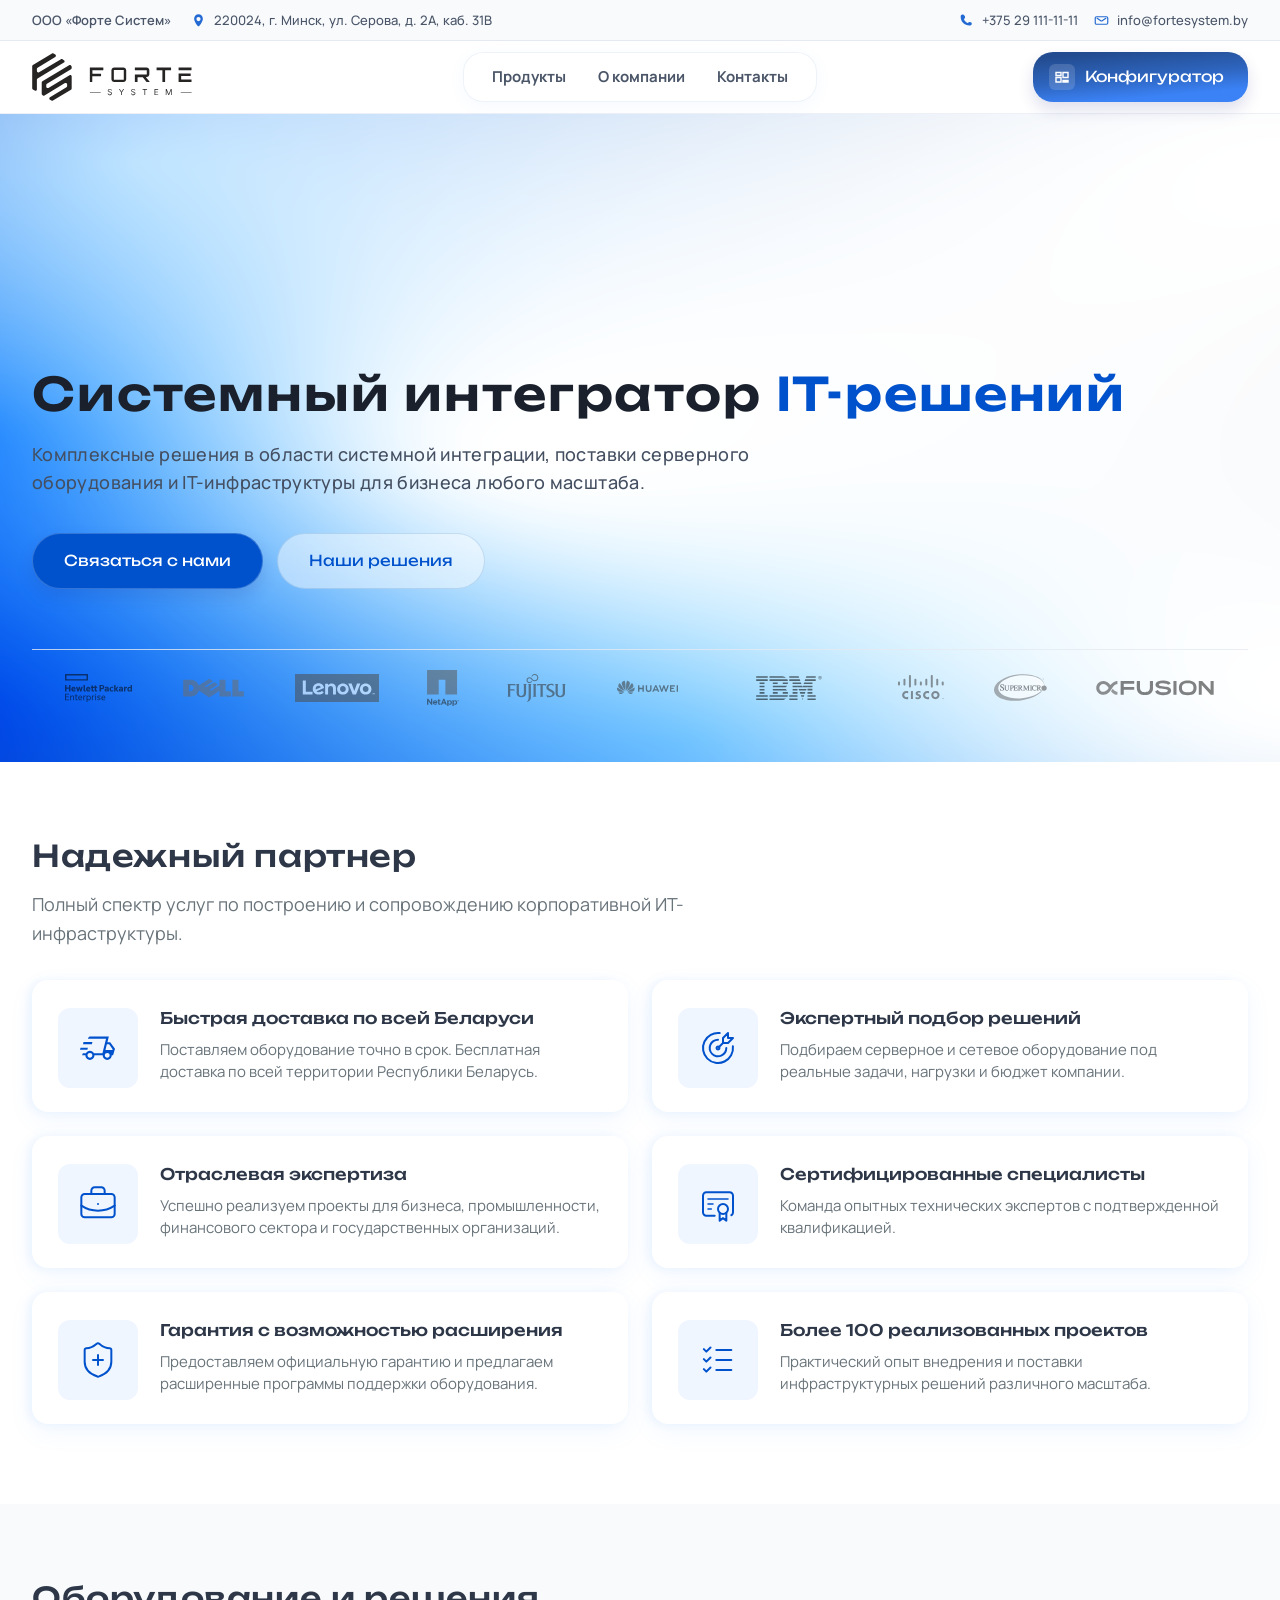
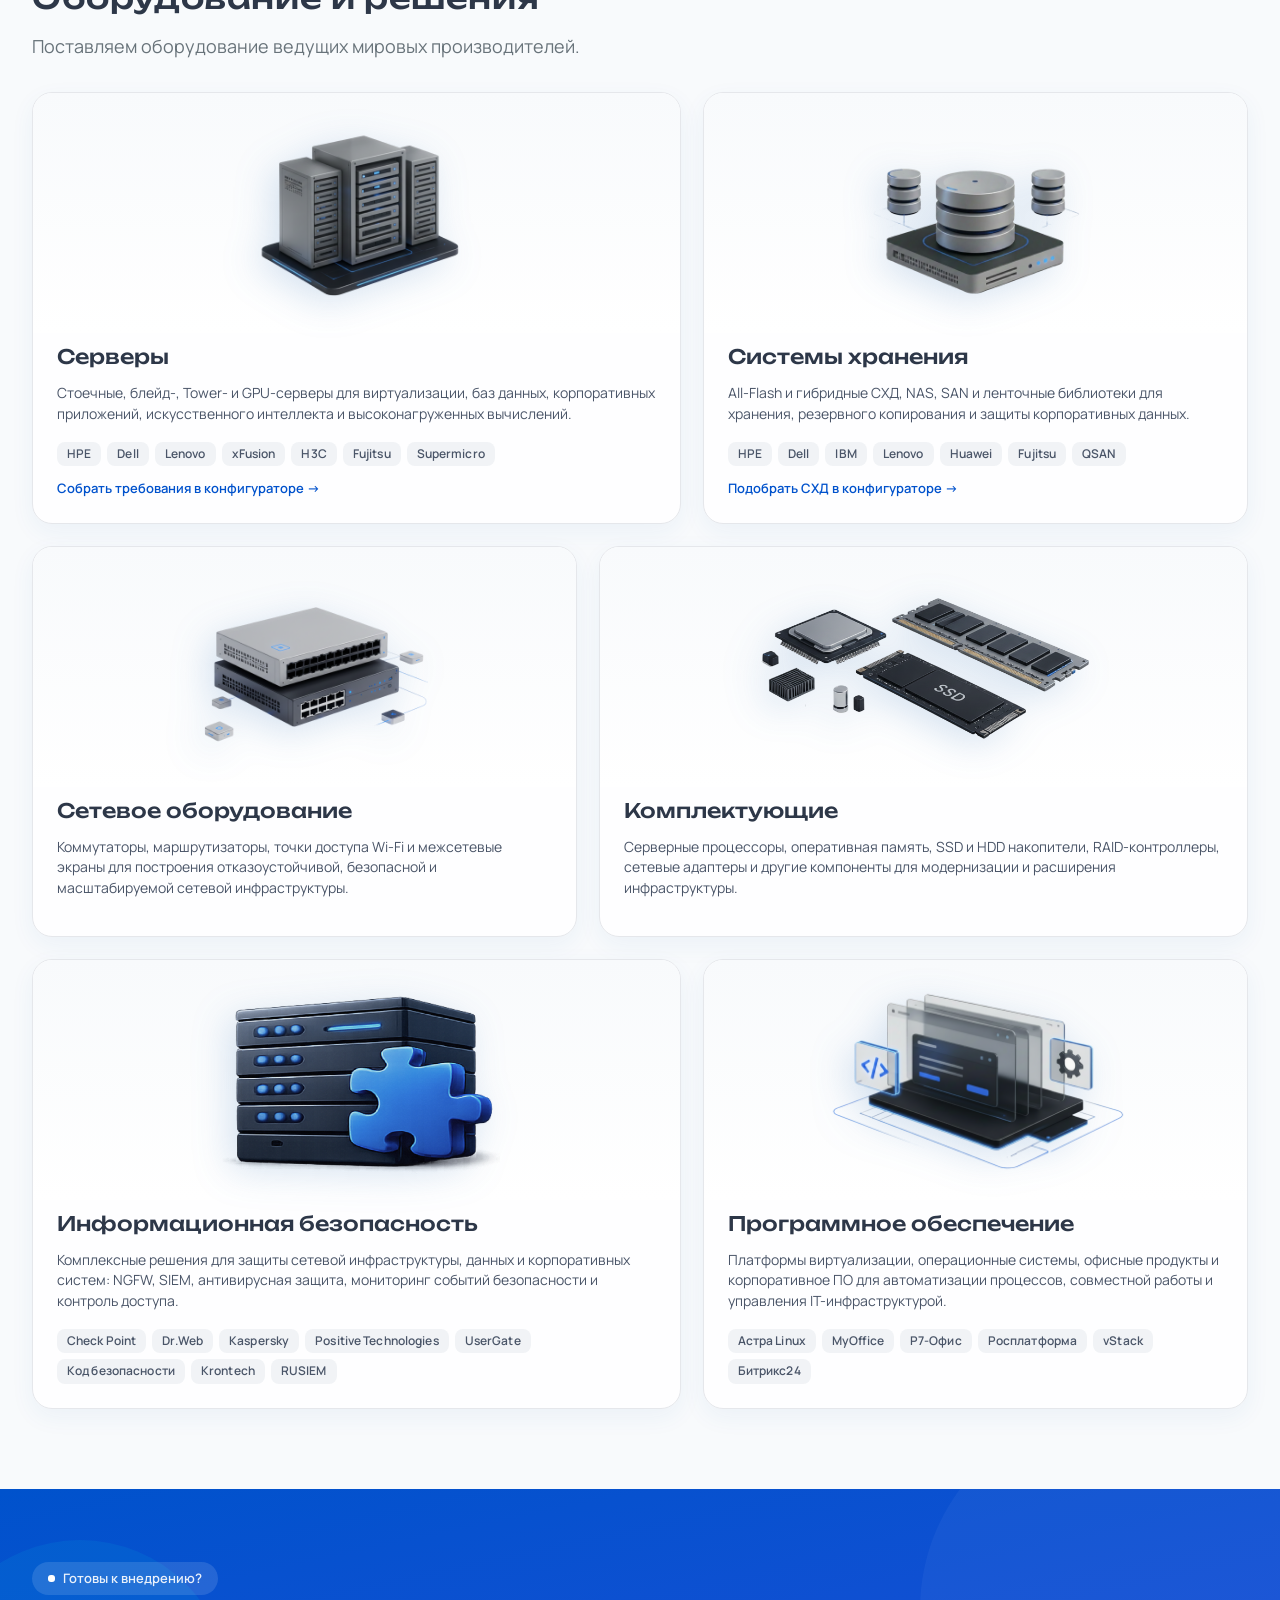
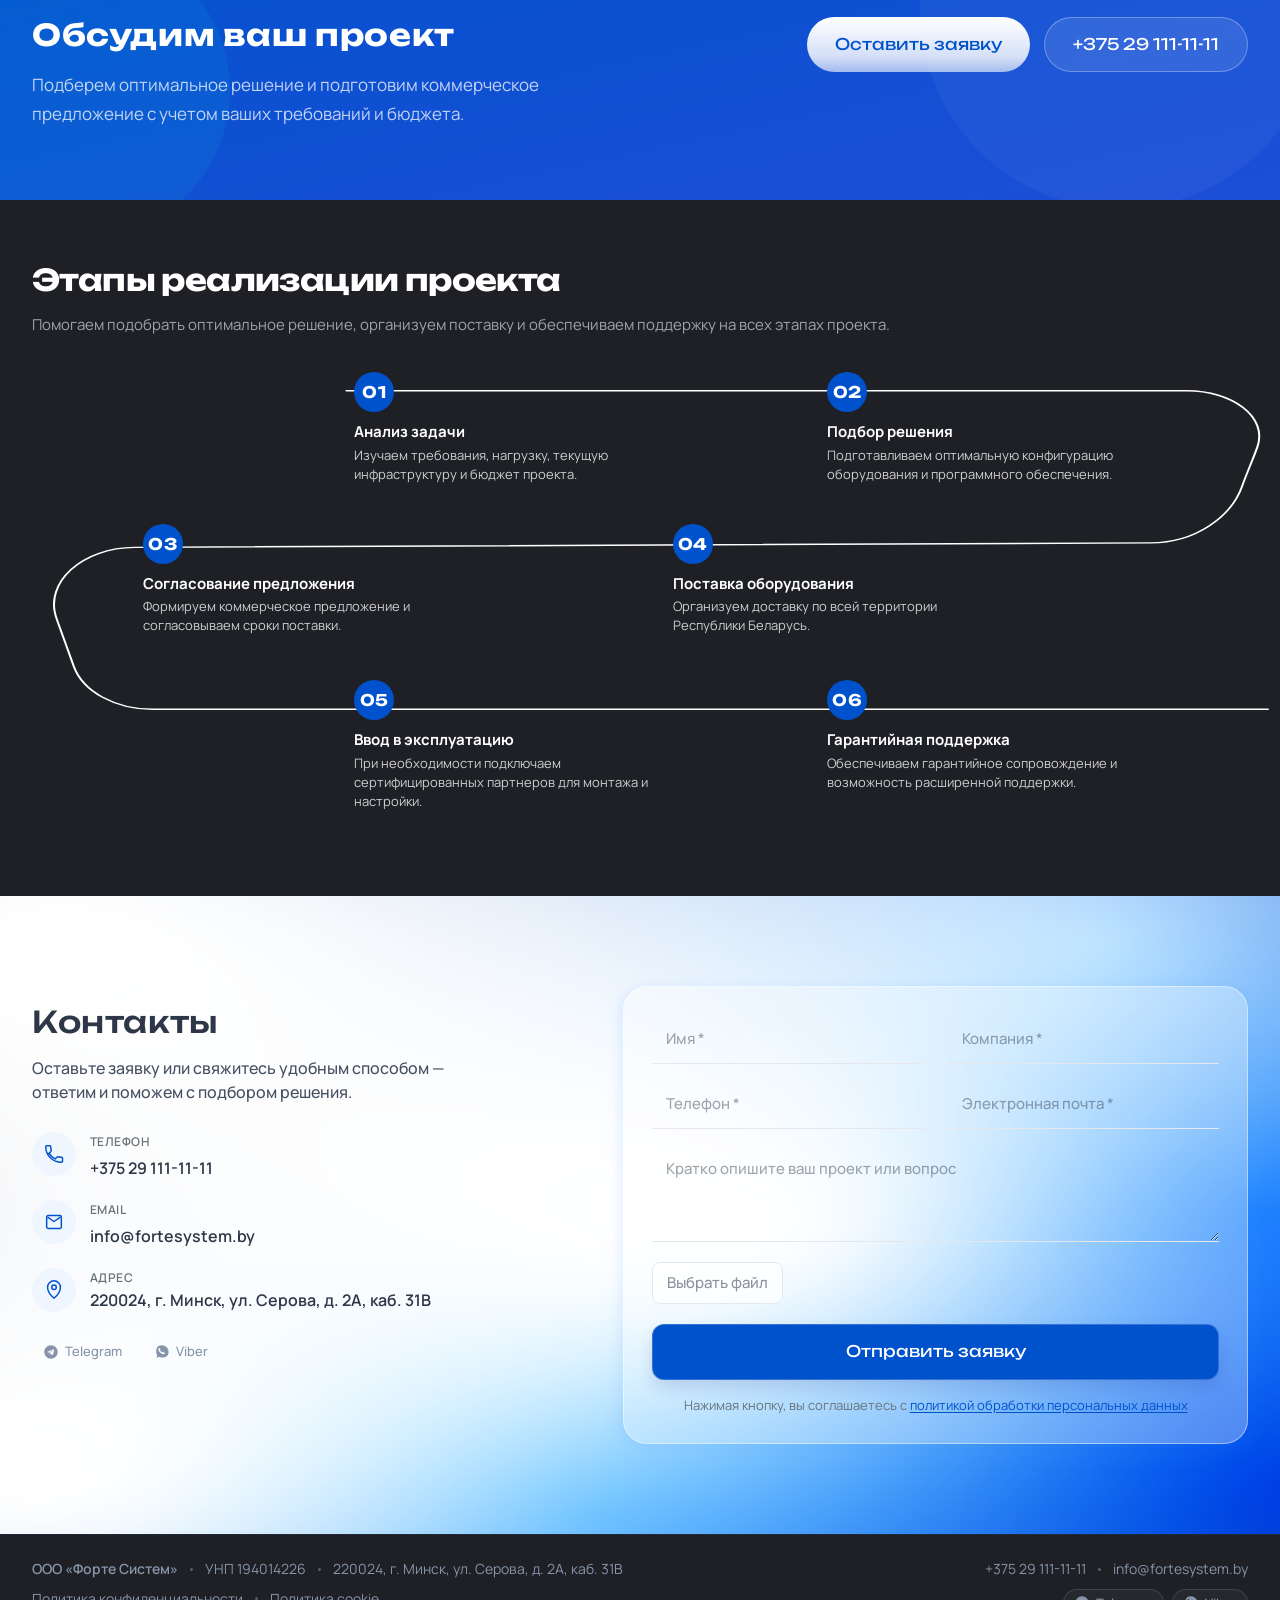
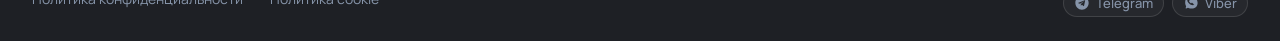
<file: index.html>
<!DOCTYPE html>
<html lang="ru">
<head>
  <meta charset="UTF-8">
  <meta name="viewport" content="width=device-width, initial-scale=1.0">
  <title>Forte SYSTEM — Системный интегратор IT-решений</title>
  <meta name="description" content="Комплексные решения в области системной интеграции, поставки серверного оборудования и IT-инфраструктуры для бизнеса любого масштаба.">
  <link rel="icon" href="favicon.svg" type="image/svg+xml">
  <link rel="preconnect" href="https://fonts.googleapis.com">
  <link rel="preconnect" href="https://fonts.gstatic.com" crossorigin>
  <link href="https://fonts.googleapis.com/css2?family=Manrope:wght@400;500;600;700&family=Syne:wght@700&family=Unbounded:wght@400;500;600;700&display=swap" rel="stylesheet">
  <link rel="stylesheet" href="tokens.css">
  <link rel="stylesheet" href="site.css">
</head>
<body>
  <a class="skip-link" href="#main">Перейти к содержимому</a>

  <!-- Top bar -->
  <div class="topbar">
    <div class="container topbar__inner">
      <div class="topbar__left">
        <span class="topbar__company">ООО «Форте Систем»</span>
        <span class="topbar__address" aria-label="Адрес">
          <svg width="16" height="16" viewBox="0 0 18 18" fill="none" aria-hidden="true">
            <path d="M9 1.5C6.1 1.5 3.75 3.85 3.75 6.75c0 3.45 4.2 8.55 4.38 8.76a1.2 1.2 0 0 0 1.74 0c.18-.21 4.38-5.31 4.38-8.76C14.25 3.85 11.9 1.5 9 1.5Zm0 8.25A2.5 2.5 0 1 1 9 4.75a2.5 2.5 0 0 1 0 5Z" fill="currentColor"/>
          </svg>
          220024, г. Минск, ул. Серова, д. 2А, каб. 31В
        </span>
      </div>
      <div class="topbar__contacts">
        <a class="topbar__item" href="tel:+375291111111">
          <svg width="16" height="16" viewBox="0 0 18 18" fill="none" aria-hidden="true">
            <path d="M14.66 11.34c-.78-.78-1.9-.9-2.8-.3l-1.05.7a1.1 1.1 0 0 1-1.2.05 10.4 10.4 0 0 1-3.4-3.4 1.1 1.1 0 0 1 .05-1.2l.7-1.05c.6-.9.48-2.02-.3-2.8L5.56 2.24c-.82-.82-2.18-.78-2.92.1A3.7 3.7 0 0 0 2 4.5c0 5.8 4.7 10.5 10.5 10.5a3.7 3.7 0 0 0 2.16-.64c.88-.74.92-2.1.1-2.92l-1.1-1.1Z" fill="currentColor"/>
          </svg>
          +375 29 111-11-11
        </a>
        <a class="topbar__item" href="mailto:info@fortesystem.by">
          <svg width="16" height="16" viewBox="0 0 18 18" fill="none" aria-hidden="true">
            <path d="M3 4.5h12A1.5 1.5 0 0 1 16.5 6v6a1.5 1.5 0 0 1-1.5 1.5H3A1.5 1.5 0 0 1 1.5 12V6A1.5 1.5 0 0 1 3 4.5Z" stroke="currentColor" stroke-width="1.4" stroke-linejoin="round"/>
            <path d="m3.75 6.25 4.85 3.25a.75.75 0 0 0 .8 0l4.85-3.25" stroke="currentColor" stroke-width="1.4" stroke-linecap="round" stroke-linejoin="round"/>
          </svg>
          info@fortesystem.by
        </a>
      </div>
    </div>
  </div>

  <!-- Sticky header -->
  <header class="site-header">
    <div class="container site-header__inner">
      <a class="logo" href="index.html" aria-label="Forte SYSTEM — на главную">
        <img src="images/general/forte-logo-light.svg" alt="Forte SYSTEM">
      </a>

      <nav class="nav-pill" aria-label="Основная навигация">
        <a href="#products">Продукты</a>
        <a href="#about">О компании</a>
        <a href="#contact">Контакты</a>
      </nav>

      <div class="site-header__actions">
        <a class="btn-config btn-config--desktop" href="configurator_demo.html">
          <span class="btn-config__icon" aria-hidden="true">
            <svg viewBox="0 0 16 16" fill="none">
              <path d="M2 3.5h5v3H2v-3Zm7 0h5v5H9v-5ZM2 8.5h5V13H2V8.5Zm7 3h5V13H9v-1.5Z" stroke="#fff" stroke-width="1.4"/>
            </svg>
          </span>
          Конфигуратор
        </a>
        <button class="nav-toggle" type="button" aria-expanded="false" aria-controls="mobile-nav" aria-label="Открыть меню">
          <span></span><span></span><span></span>
        </button>
      </div>
    </div>

    <nav id="mobile-nav" class="mobile-nav" aria-label="Мобильная навигация">
      <a href="#products">Продукты</a>
      <a href="#about">О компании</a>
      <a href="#contact">Контакты</a>
      <a href="tel:+375291111111">+375 29 111-11-11</a>
      <a href="mailto:info@fortesystem.by">info@fortesystem.by</a>
      <a class="btn-config" href="configurator_demo.html">Конфигуратор</a>
    </nav>
  </header>

  <main id="main">
    <!-- Hero -->
    <section class="hero" aria-labelledby="hero-title">
      <div class="container">
        <div class="hero__inner">
          <h1 id="hero-title">Системный интегратор <span class="accent">IT-решений</span></h1>
          <p class="hero__subtitle">
            Комплексные решения в области системной интеграции, поставки серверного оборудования
            и IT-инфраструктуры для бизнеса любого масштаба.
          </p>
          <div class="hero__actions">
            <a class="btn-primary" href="#contact">Связаться с нами</a>
            <a class="btn-secondary" href="#products">Наши решения</a>
          </div>
        </div>

        <div class="partners" aria-label="Партнеры и вендоры">
          <img src="images/brands_configurator/svg/HPE.svg" alt="HPE">
          <img src="images/brands_configurator/svg/dell.svg" alt="Dell">
          <img src="images/brands_configurator/svg/lenovo-2%201.svg" alt="Lenovo">
          <img class="is-tall" src="images/brands_other/svg/netapp-logo%201.svg" alt="NetApp">
          <img src="images/brands_configurator/svg/fujitsu-logo%201.svg" alt="Fujitsu">
          <img src="images/brands_configurator/svg/huawei.svg" alt="Huawei">
          <img src="images/brands_configurator/svg/ibm-3%201.svg" alt="IBM">
          <img src="images/brands_other/svg/cisco-2%201.svg" alt="Cisco">
          <img src="images/brands_configurator/svg/supermicro.svg" alt="Supermicro">
          <img src="images/brands_configurator/svg/xfusion.svg" alt="xFusion">
        </div>
      </div>
    </section>

    <!-- Trust -->
    <section class="section" aria-labelledby="trust-title">
      <div class="container">
        <div class="section__head">
          <h2 id="trust-title">Надежный партнер</h2>
          <p>Полный спектр услуг по построению и сопровождению корпоративной ИТ-инфраструктуры.</p>
        </div>

        <div class="feature-grid">
          <article class="feature-card">
            <div class="feature-card__icon">
              <img src="images/site/icon-truck.svg" alt="">
            </div>
            <div>
              <h3>Быстрая доставка по всей Беларуси</h3>
              <p>Поставляем оборудование точно в срок. Бесплатная доставка по всей территории Республики Беларусь.</p>
            </div>
          </article>

          <article class="feature-card">
            <div class="feature-card__icon">
              <img src="images/site/icon-target.svg" alt="">
            </div>
            <div>
              <h3>Экспертный подбор решений</h3>
              <p>Подбираем серверное и сетевое оборудование под реальные задачи, нагрузки и бюджет компании.</p>
            </div>
          </article>

          <article class="feature-card">
            <div class="feature-card__icon">
              <img src="images/site/icon-briefcase.svg" alt="">
            </div>
            <div>
              <h3>Отраслевая экспертиза</h3>
              <p>Успешно реализуем проекты для бизнеса, промышленности, финансового сектора и государственных организаций.</p>
            </div>
          </article>

          <article class="feature-card">
            <div class="feature-card__icon">
              <img src="images/site/icon-cert.svg" alt="">
            </div>
            <div>
              <h3>Сертифицированные специалисты</h3>
              <p>Команда опытных технических экспертов с подтвержденной квалификацией.</p>
            </div>
          </article>

          <article class="feature-card">
            <div class="feature-card__icon">
              <img src="images/site/icon-shield.svg" alt="">
            </div>
            <div>
              <h3>Гарантия с возможностью расширения</h3>
              <p>Предоставляем официальную гарантию и предлагаем расширенные программы поддержки оборудования.</p>
            </div>
          </article>

          <article class="feature-card">
            <div class="feature-card__icon">
              <img src="images/site/icon-check.svg" alt="">
            </div>
            <div>
              <h3>Более 100 реализованных проектов</h3>
              <p>Практический опыт внедрения и поставки инфраструктурных решений различного масштаба.</p>
            </div>
          </article>
        </div>
      </div>
    </section>

    <!-- Products -->
    <section class="section section--surface" id="products" aria-labelledby="products-title">
      <div class="container">
        <div class="section__head">
          <h2 id="products-title">Оборудование и решения</h2>
          <p>Поставляем оборудование ведущих мировых производителей.</p>
        </div>

        <div class="product-grid">
          <article class="product-card">
            <div class="product-card__media">
              <img src="images/site/product-servers.png" alt="Серверы">
            </div>
            <div class="product-card__body">
              <h3>Серверы</h3>
              <p>Стоечные, блейд-, Tower- и GPU-серверы для виртуализации, баз данных, корпоративных приложений, искусственного интеллекта и высоконагруженных вычислений.</p>
              <div class="product-card__brands" aria-label="Производители">
                <span>HPE</span><span>Dell</span><span>Lenovo</span><span>xFusion</span><span>H3C</span><span>Fujitsu</span><span>Supermicro</span>
              </div>
              <a class="product-card__config" href="configurator_demo.html">Собрать требования в конфигураторе →</a>
            </div>
          </article>

          <article class="product-card">
            <div class="product-card__media">
              <img src="images/site/product-storage.png" alt="Системы хранения">
            </div>
            <div class="product-card__body">
              <h3>Системы хранения</h3>
              <p>All-Flash и гибридные СХД, NAS, SAN и ленточные библиотеки для хранения, резервного копирования и защиты корпоративных данных.</p>
              <div class="product-card__brands" aria-label="Производители">
                <span>HPE</span><span>Dell</span><span>IBM</span><span>Lenovo</span><span>Huawei</span><span>Fujitsu</span><span>QSAN</span>
              </div>
              <a class="product-card__config" href="configurator_demo.html">Подобрать СХД в конфигураторе →</a>
            </div>
          </article>

          <article class="product-card">
            <div class="product-card__media">
              <img src="images/site/product-network.png" alt="Сетевое оборудование">
            </div>
            <div class="product-card__body">
              <h3>Сетевое оборудование</h3>
              <p>Коммутаторы, маршрутизаторы, точки доступа Wi-Fi и межсетевые экраны для построения отказоустойчивой, безопасной и масштабируемой сетевой инфраструктуры.</p>
            </div>
          </article>

          <article class="product-card">
            <div class="product-card__media">
              <img src="images/site/product-parts.png" alt="Комплектующие">
            </div>
            <div class="product-card__body">
              <h3>Комплектующие</h3>
              <p>Серверные процессоры, оперативная память, SSD и HDD накопители, RAID-контроллеры, сетевые адаптеры и другие компоненты для модернизации и расширения инфраструктуры.</p>
            </div>
          </article>

          <article class="product-card">
            <div class="product-card__media">
              <img src="images/site/product-security.png" alt="Информационная безопасность">
            </div>
            <div class="product-card__body">
              <h3>Информационная безопасность</h3>
              <p>Комплексные решения для защиты сетевой инфраструктуры, данных и корпоративных систем: NGFW, SIEM, антивирусная защита, мониторинг событий безопасности и контроль доступа.</p>
              <div class="product-card__brands" aria-label="Производители">
                <span>Check Point</span><span>Dr.Web</span><span>Kaspersky</span><span>Positive Technologies</span><span>UserGate</span><span>Код безопасности</span><span>Krontech</span><span>RUSIEM</span>
              </div>
            </div>
          </article>

          <article class="product-card">
            <div class="product-card__media">
              <img src="images/site/product-software.png" alt="Программное обеспечение">
            </div>
            <div class="product-card__body">
              <h3>Программное обеспечение</h3>
              <p>Платформы виртуализации, операционные системы, офисные продукты и корпоративное ПО для автоматизации процессов, совместной работы и управления IT-инфраструктурой.</p>
              <div class="product-card__brands" aria-label="Производители">
                <span>Астра Linux</span><span>MyOffice</span><span>P7-Офис</span><span>Росплатформа</span><span>vStack</span><span>Битрикс24</span>
              </div>
            </div>
          </article>
        </div>
      </div>
    </section>

    <!-- CTA band -->
    <section class="cta-band" aria-labelledby="cta-title">
      <div class="container cta-band__inner">
        <div>
          <div class="cta-band__eyebrow">Готовы к внедрению?</div>
          <h2 id="cta-title">Обсудим ваш проект</h2>
          <p>Подберем оптимальное решение и подготовим коммерческое предложение с учетом ваших требований и бюджета.</p>
        </div>
        <div class="cta-band__actions">
          <a class="btn-cta-light" href="#contact">Оставить заявку</a>
          <a class="btn-cta-outline" href="tel:+375291111111">+375 29 111-11-11</a>
        </div>
      </div>
    </section>

    <!-- Project stages -->
    <section class="stages" id="about" aria-labelledby="stages-title">
      <div class="container">
        <div class="section__head section__head--stages">
          <h2 id="stages-title">Этапы реализации проекта</h2>
          <p>Помогаем подобрать оптимальное решение, организуем поставку и обеспечиваем поддержку на всех этапах проекта.</p>
        </div>

        <div class="stages-map">
          <img class="stages-map__line" src="images/site/stages-path.svg" alt="" aria-hidden="true">

          <ol class="stages-map__list">
            <li class="stages-map__item stages-map__item--1">
              <span class="stages-map__badge" aria-hidden="true">01</span>
              <h3>Анализ задачи</h3>
              <p>Изучаем требования, нагрузку, текущую инфраструктуру и бюджет проекта.</p>
            </li>
            <li class="stages-map__item stages-map__item--2">
              <span class="stages-map__badge" aria-hidden="true">02</span>
              <h3>Подбор решения</h3>
              <p>Подготавливаем оптимальную конфигурацию оборудования и программного обеспечения.</p>
            </li>
            <li class="stages-map__item stages-map__item--3">
              <span class="stages-map__badge" aria-hidden="true">03</span>
              <h3>Согласование предложения</h3>
              <p>Формируем коммерческое предложение и согласовываем сроки поставки.</p>
            </li>
            <li class="stages-map__item stages-map__item--4">
              <span class="stages-map__badge" aria-hidden="true">04</span>
              <h3>Поставка оборудования</h3>
              <p>Организуем доставку по всей территории Республики Беларусь.</p>
            </li>
            <li class="stages-map__item stages-map__item--5">
              <span class="stages-map__badge" aria-hidden="true">05</span>
              <h3>Ввод в эксплуатацию</h3>
              <p>При необходимости подключаем сертифицированных партнеров для монтажа и настройки.</p>
            </li>
            <li class="stages-map__item stages-map__item--6">
              <span class="stages-map__badge" aria-hidden="true">06</span>
              <h3>Гарантийная поддержка</h3>
              <p>Обеспечиваем гарантийное сопровождение и возможность расширенной поддержки.</p>
            </li>
          </ol>
        </div>
      </div>
    </section>

    <!-- Contact -->
    <section class="contact" id="contact" aria-labelledby="contact-title">
      <div class="container contact__inner">
        <div class="contact__intro">
          <h2 id="contact-title">Контакты</h2>
          <p class="contact__lead">Оставьте заявку или свяжитесь удобным способом — ответим и поможем с подбором решения.</p>

          <ul class="contact-list">
            <li>
              <span class="contact-list__icon" aria-hidden="true">
                <svg viewBox="0 0 24 24" fill="none"><path d="M6.6 10.8c1.5 3 3.6 5.1 6.6 6.6l2.2-2.2c.3-.3.7-.4 1.1-.2 1.2.4 2.5.6 3.8.6.6 0 1 .4 1 1V20c0 .6-.4 1-1 1C10.6 21 3 13.4 3 4c0-.6.4-1 1-1h3.4c.6 0 1 .4 1 1 0 1.3.2 2.6.6 3.8.1.4 0 .8-.3 1.1l-2.1 2.9Z" stroke="currentColor" stroke-width="1.6" stroke-linejoin="round"/></svg>
              </span>
              <div>
                <span class="contact-list__label">Телефон</span>
                <a href="tel:+375291111111">+375 29 111-11-11</a>
              </div>
            </li>
            <li>
              <span class="contact-list__icon" aria-hidden="true">
                <svg viewBox="0 0 24 24" fill="none"><path d="M4 6.5A1.5 1.5 0 0 1 5.5 5h13A1.5 1.5 0 0 1 20 6.5v11a1.5 1.5 0 0 1-1.5 1.5h-13A1.5 1.5 0 0 1 4 17.5v-11Z" stroke="currentColor" stroke-width="1.6"/><path d="m5.5 7 6.1 4.2c.2.2.6.2.8 0L18.5 7" stroke="currentColor" stroke-width="1.6" stroke-linecap="round" stroke-linejoin="round"/></svg>
              </span>
              <div>
                <span class="contact-list__label">Email</span>
                <a href="mailto:info@fortesystem.by">info@fortesystem.by</a>
              </div>
            </li>
            <li>
              <span class="contact-list__icon" aria-hidden="true">
                <svg viewBox="0 0 24 24" fill="none"><path d="M12 21s7-5.8 7-12a7 7 0 1 0-14 0c0 6.2 7 12 7 12Z" stroke="currentColor" stroke-width="1.6" stroke-linejoin="round"/><circle cx="12" cy="9" r="2.5" stroke="currentColor" stroke-width="1.6"/></svg>
              </span>
              <div>
                <span class="contact-list__label">Адрес</span>
                <p>220024, г. Минск, ул. Серова, д. 2А, каб. 31В</p>
              </div>
            </li>
          </ul>

          <div class="contact__messengers" aria-label="Мессенджеры">
            <a class="messenger messenger--light messenger--tg" href="https://t.me/fortesystem" target="_blank" rel="noopener noreferrer">
              <svg viewBox="0 0 24 24" aria-hidden="true"><path fill="currentColor" d="M12 2C6.48 2 2 6.48 2 12s4.48 10 10 10 10-4.48 10-10S17.52 2 12 2Zm4.64 6.8-1.56 7.36c-.12.54-.43.67-.87.42l-2.4-1.77-1.16 1.12c-.13.13-.24.24-.49.24l.18-2.5 4.55-4.11c.2-.18-.04-.28-.3-.1l-5.62 3.54-2.42-.76c-.53-.16-.54-.53.11-.78l9.45-3.64c.44-.1.82.1.73.78Z"/></svg>
              <span>Telegram</span>
            </a>
            <a class="messenger messenger--light messenger--vb" href="viber://chat?number=%2B375291111111">
              <svg viewBox="0 0 24 24" aria-hidden="true"><path fill="currentColor" d="M11.4 2C6.8 2.2 4.1 4.4 3.4 8.9c-.3 2.1-.1 5.8 1.3 8.1l-.8 3 .9.3 2.6-1.3c1.9 1 4.1 1.4 5.9 1.4 4.6 0 8.3-3 8.6-7.5.4-5.5-2.9-10.4-10.5-10.9Zm5.5 12c-.2.6-1.1 1.1-1.8 1.2-.5.1-1.1.1-1.8-.1-1.9-.4-3.8-1.8-5.2-3.6-1-1.3-1.7-3-1.6-3.8.1-.6.6-1.4 1.2-1.6.2-.1.4-.1.6 0l1.4 1.7c.1.2.1.4 0 .6l-.5.8c-.1.2-.1.4 0 .6.6 1 1.5 1.9 2.5 2.5.2.1.4.1.6 0l.8-.5c.2-.1.4-.1.6 0l1.7 1.4c.2.2.2.5.1.8Z"/></svg>
              <span>Viber</span>
            </a>
          </div>
        </div>

        <form class="contact-form" id="contact-form" novalidate>
          <div class="form-row">
            <div class="form-field">
              <label for="name">Имя *</label>
              <input id="name" name="name" type="text" placeholder="Имя *" required autocomplete="name">
            </div>
            <div class="form-field">
              <label for="company">Компания *</label>
              <input id="company" name="company" type="text" placeholder="Компания *" required autocomplete="organization">
            </div>
          </div>
          <div class="form-row">
            <div class="form-field">
              <label for="phone">Телефон *</label>
              <input id="phone" name="phone" type="tel" placeholder="Телефон *" required autocomplete="tel">
            </div>
            <div class="form-field">
              <label for="email">Электронная почта *</label>
              <input id="email" name="email" type="email" placeholder="Электронная почта *" required autocomplete="email">
            </div>
          </div>
          <div class="form-field">
            <label for="comment">Комментарий</label>
            <textarea id="comment" name="comment" placeholder="Кратко опишите ваш проект или вопрос" rows="3"></textarea>
          </div>

          <label class="file-pick">
            <input type="file" name="file" accept=".pdf,.doc,.docx,.xls,.xlsx,.png,.jpg,.jpeg">
            <span id="file-label">Выбрать файл</span>
          </label>

          <button class="btn-primary" type="submit">Отправить заявку</button>
          <p class="form-note">Нажимая кнопку, вы соглашаетесь с <a href="privacy.html">политикой обработки персональных данных</a></p>
        </form>
      </div>
    </section>
  </main>

  <footer class="site-footer">
    <div class="container site-footer__bar">
      <div class="site-footer__col">
        <div class="site-footer__line">
          <span class="site-footer__name">ООО «Форте Систем»</span>
          <span class="site-footer__dot" aria-hidden="true"></span>
          <span>УНП 194014226</span>
          <span class="site-footer__dot" aria-hidden="true"></span>
          <span>220024, г. Минск, ул. Серова, д. 2А, каб. 31В</span>
        </div>
        <div class="site-footer__line">
          <a href="privacy.html">Политика конфиденциальности</a>
          <span class="site-footer__dot" aria-hidden="true"></span>
          <a href="cookies.html">Политика cookie</a>
        </div>
      </div>
      <div class="site-footer__col site-footer__col--right">
        <div class="site-footer__line">
          <a href="tel:+375291111111">+375 29 111-11-11</a>
          <span class="site-footer__dot" aria-hidden="true"></span>
          <a href="mailto:info@fortesystem.by">info@fortesystem.by</a>
        </div>
        <div class="site-footer__line site-footer__messengers" aria-label="Мессенджеры">
          <a class="messenger messenger--tg" href="https://t.me/fortesystem" target="_blank" rel="noopener noreferrer" aria-label="Telegram">
            <svg viewBox="0 0 24 24" aria-hidden="true"><path fill="currentColor" d="M12 2C6.48 2 2 6.48 2 12s4.48 10 10 10 10-4.48 10-10S17.52 2 12 2Zm4.64 6.8-1.56 7.36c-.12.54-.43.67-.87.42l-2.4-1.77-1.16 1.12c-.13.13-.24.24-.49.24l.18-2.5 4.55-4.11c.2-.18-.04-.28-.3-.1l-5.62 3.54-2.42-.76c-.53-.16-.54-.53.11-.78l9.45-3.64c.44-.1.82.1.73.78Z"/></svg>
            <span>Telegram</span>
          </a>
          <a class="messenger messenger--vb" href="viber://chat?number=%2B375291111111" aria-label="Viber">
            <svg viewBox="0 0 24 24" aria-hidden="true"><path fill="currentColor" d="M11.4 2C6.8 2.2 4.1 4.4 3.4 8.9c-.3 2.1-.1 5.8 1.3 8.1l-.8 3 .9.3 2.6-1.3c1.9 1 4.1 1.4 5.9 1.4 4.6 0 8.3-3 8.6-7.5.4-5.5-2.9-10.4-10.5-10.9Zm5.5 12c-.2.6-1.1 1.1-1.8 1.2-.5.1-1.1.1-1.8-.1-1.9-.4-3.8-1.8-5.2-3.6-1-1.3-1.7-3-1.6-3.8.1-.6.6-1.4 1.2-1.6.2-.1.4-.1.6 0l1.4 1.7c.1.2.1.4 0 .6l-.5.8c-.1.2-.1.4 0 .6.6 1 1.5 1.9 2.5 2.5.2.1.4.1.6 0l.8-.5c.2-.1.4-.1.6 0l1.7 1.4c.2.2.2.5.1.8Z"/></svg>
            <span>Viber</span>
          </a>
        </div>
      </div>
    </div>
  </footer>

  <script>
    (function () {
      var toggle = document.querySelector('.nav-toggle');
      var mobileNav = document.getElementById('mobile-nav');
      if (toggle && mobileNav) {
        toggle.addEventListener('click', function () {
          var open = mobileNav.classList.toggle('is-open');
          toggle.setAttribute('aria-expanded', open ? 'true' : 'false');
          toggle.setAttribute('aria-label', open ? 'Закрыть меню' : 'Открыть меню');
        });
        mobileNav.querySelectorAll('a').forEach(function (link) {
          link.addEventListener('click', function () {
            mobileNav.classList.remove('is-open');
            toggle.setAttribute('aria-expanded', 'false');
            toggle.setAttribute('aria-label', 'Открыть меню');
          });
        });
      }

      var form = document.getElementById('contact-form');
      if (form) {
        form.addEventListener('submit', function (e) {
          e.preventDefault();
          if (!form.checkValidity()) {
            form.reportValidity();
            return;
          }
          alert('Спасибо! Заявка принята (демо). Мы свяжемся с вами в ближайшее время.');
          form.reset();
          var fileLabel = document.getElementById('file-label');
          if (fileLabel) fileLabel.textContent = 'Выбрать файл';
        });
      }

      var fileInput = form && form.querySelector('input[type="file"]');
      var fileLabel = document.getElementById('file-label');
      if (fileInput && fileLabel) {
        fileInput.addEventListener('change', function () {
          fileLabel.textContent = fileInput.files && fileInput.files[0]
            ? fileInput.files[0].name
            : 'Выбрать файл';
        });
      }
    })();
  </script>
</body>
</html>
</file>
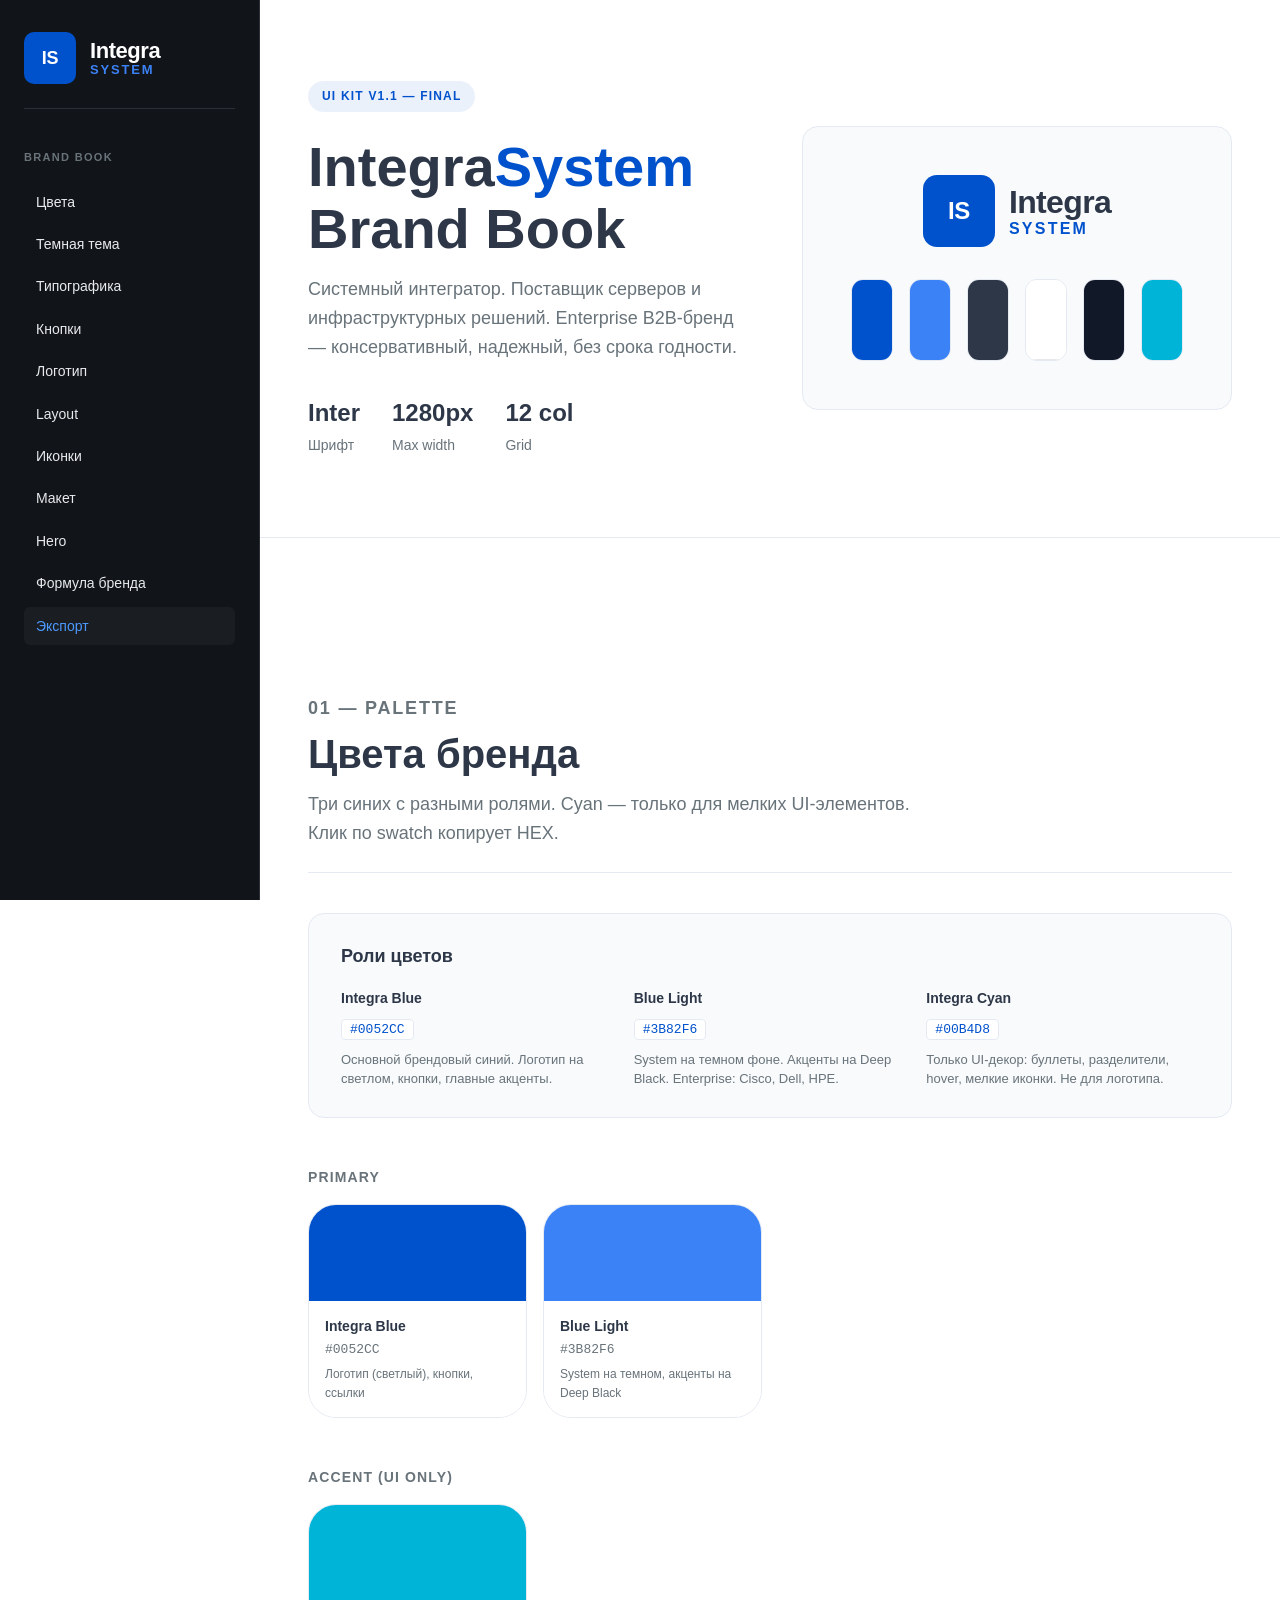
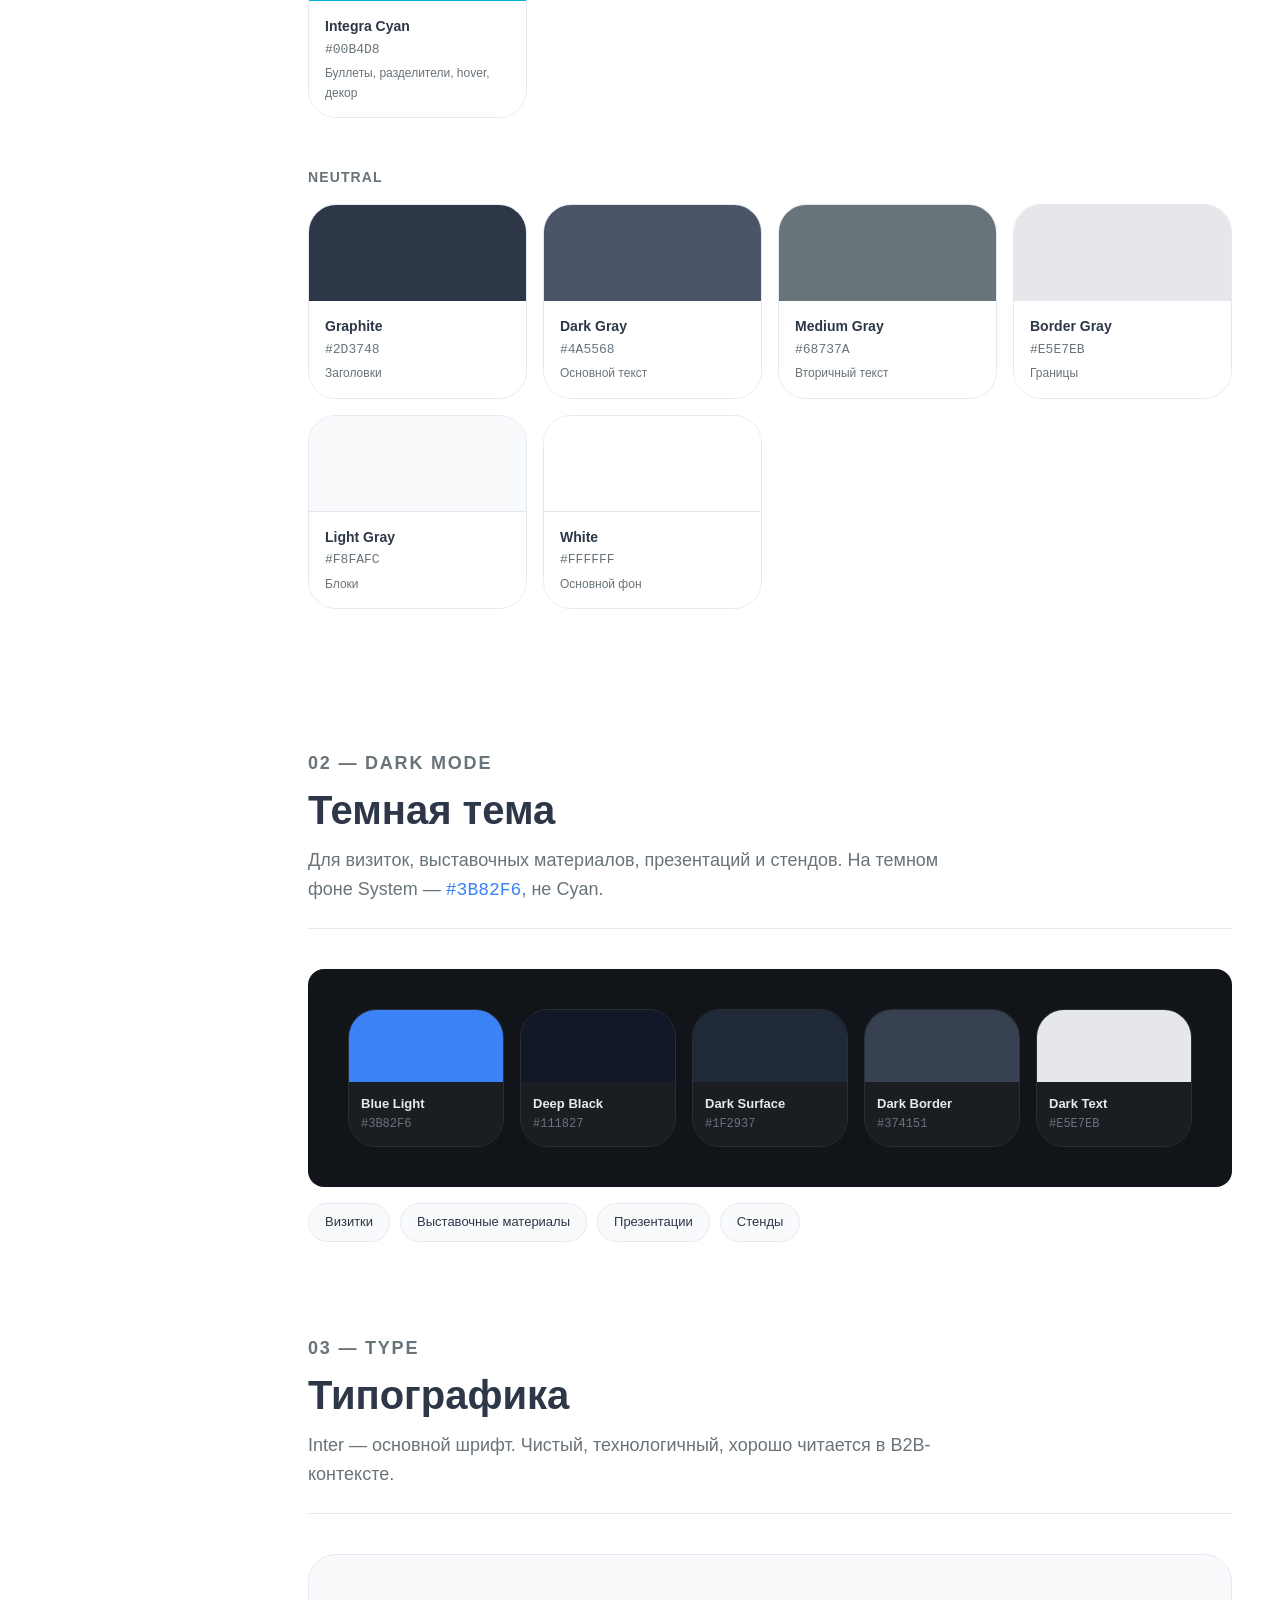
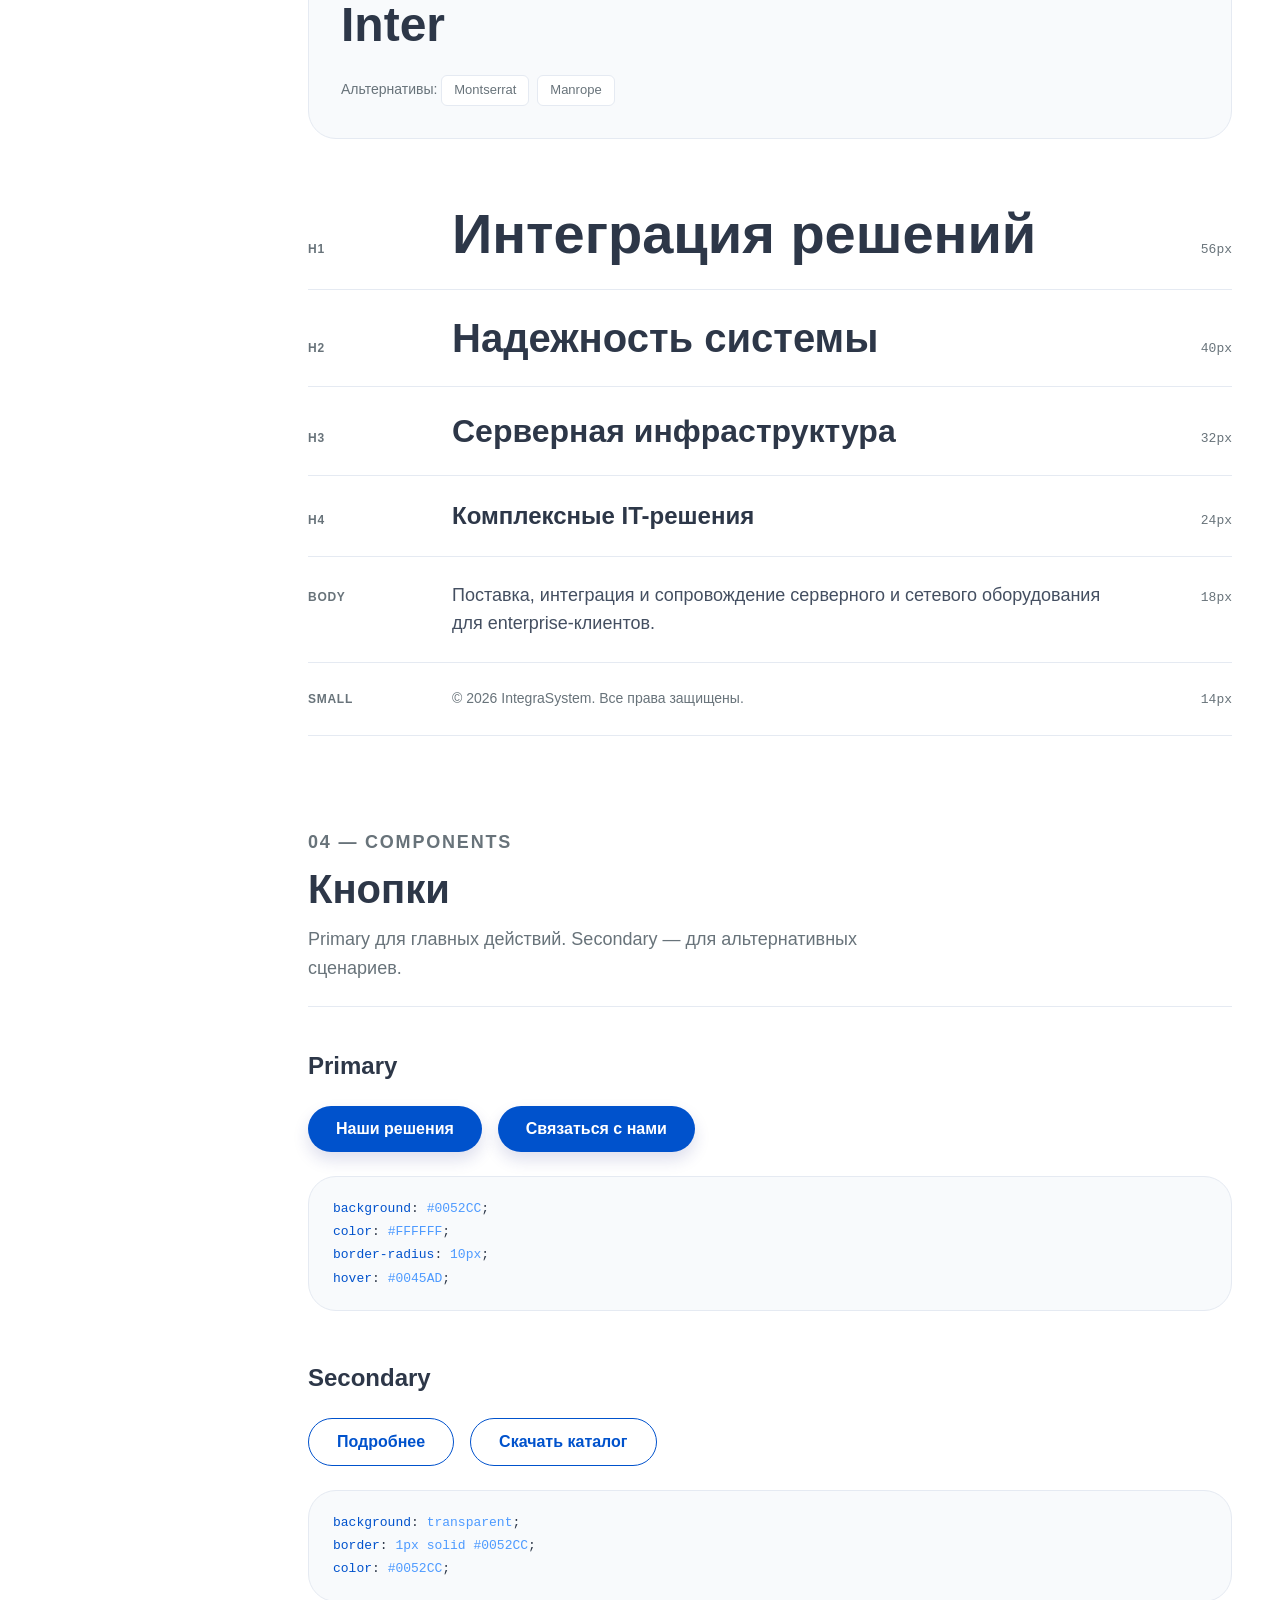
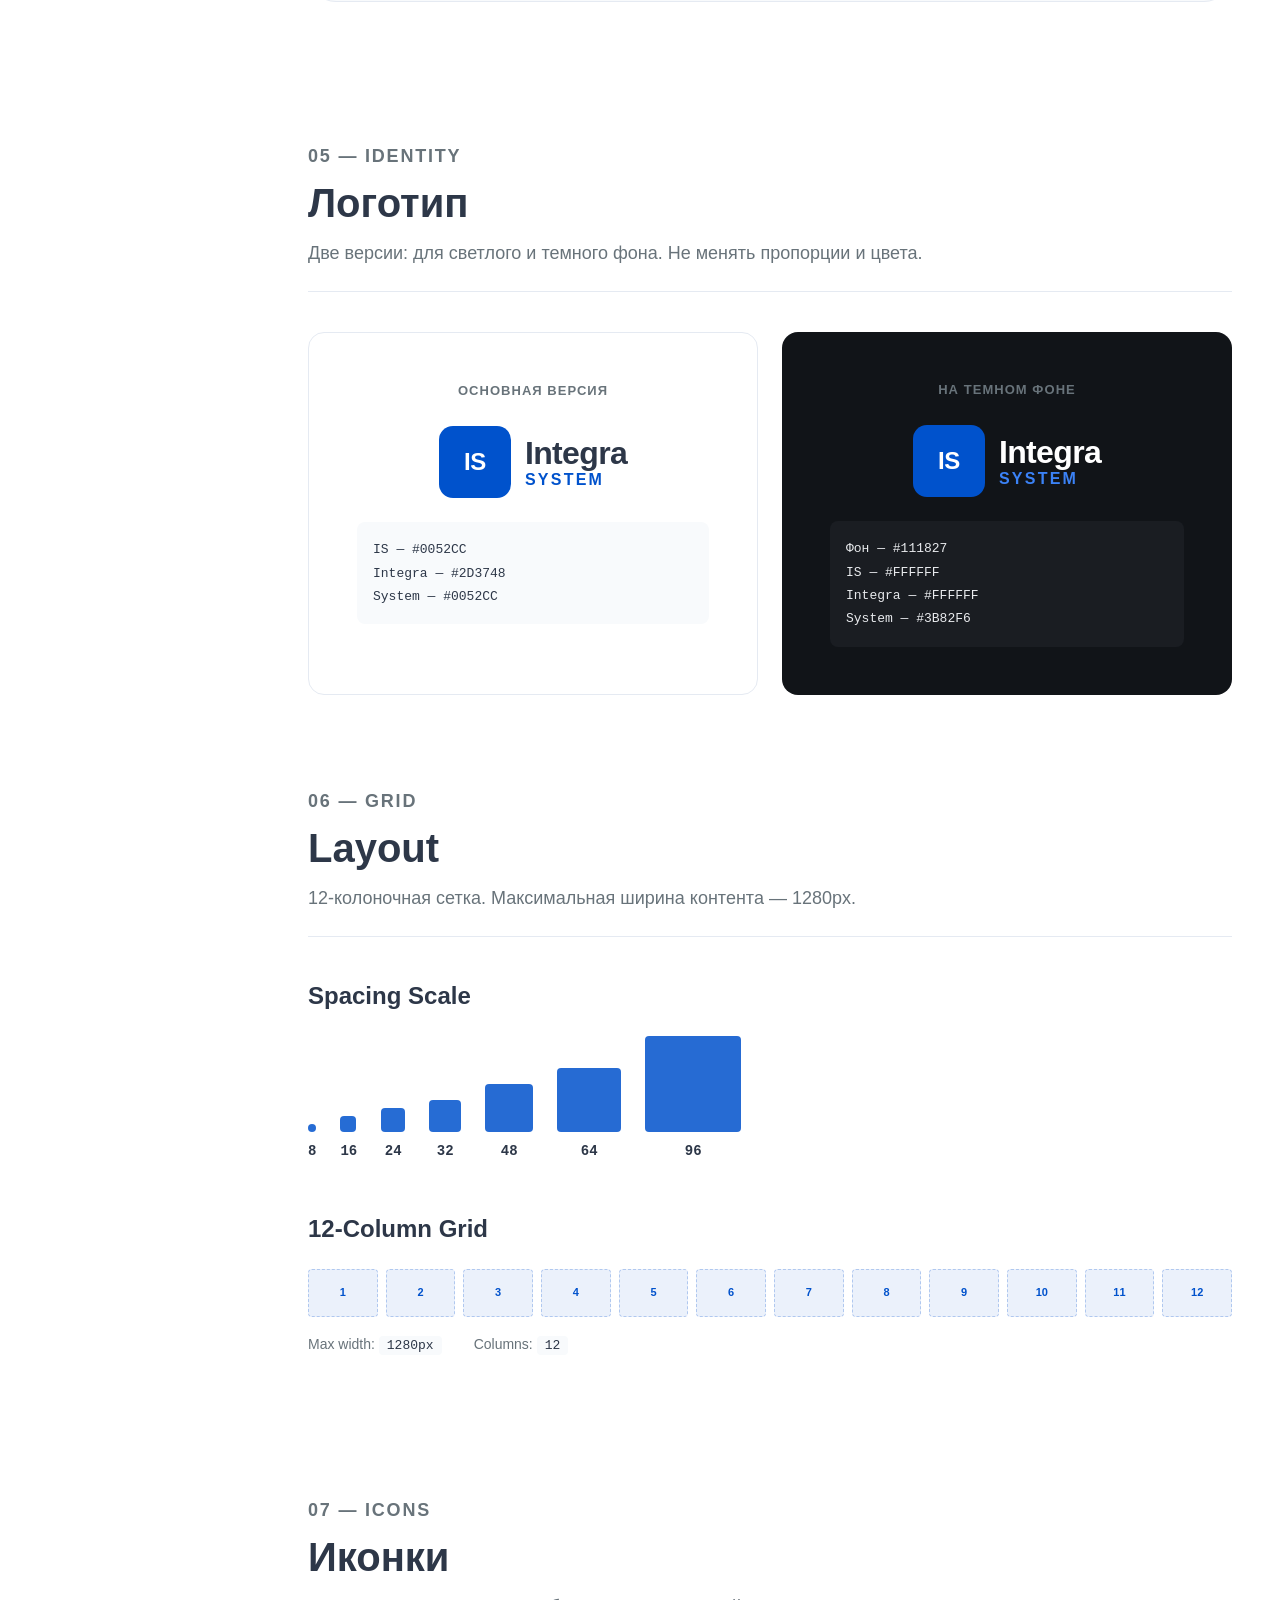
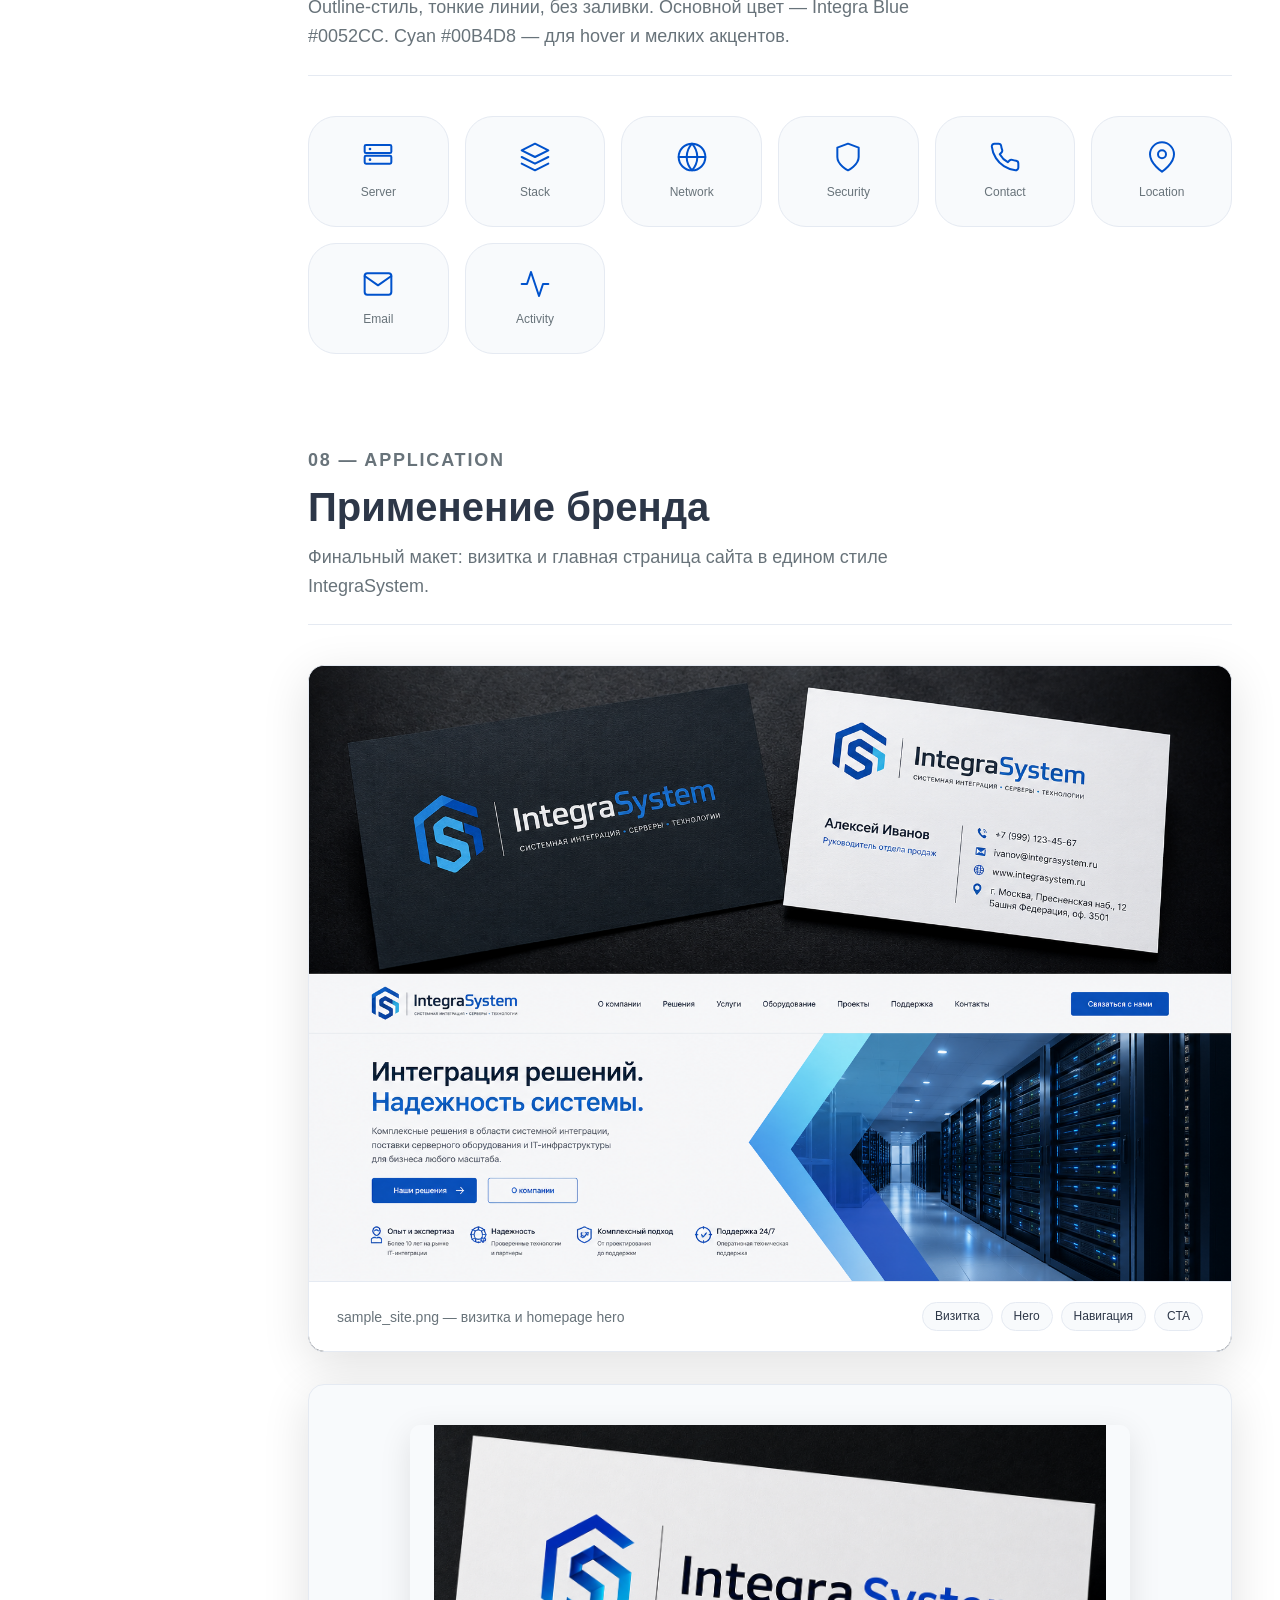
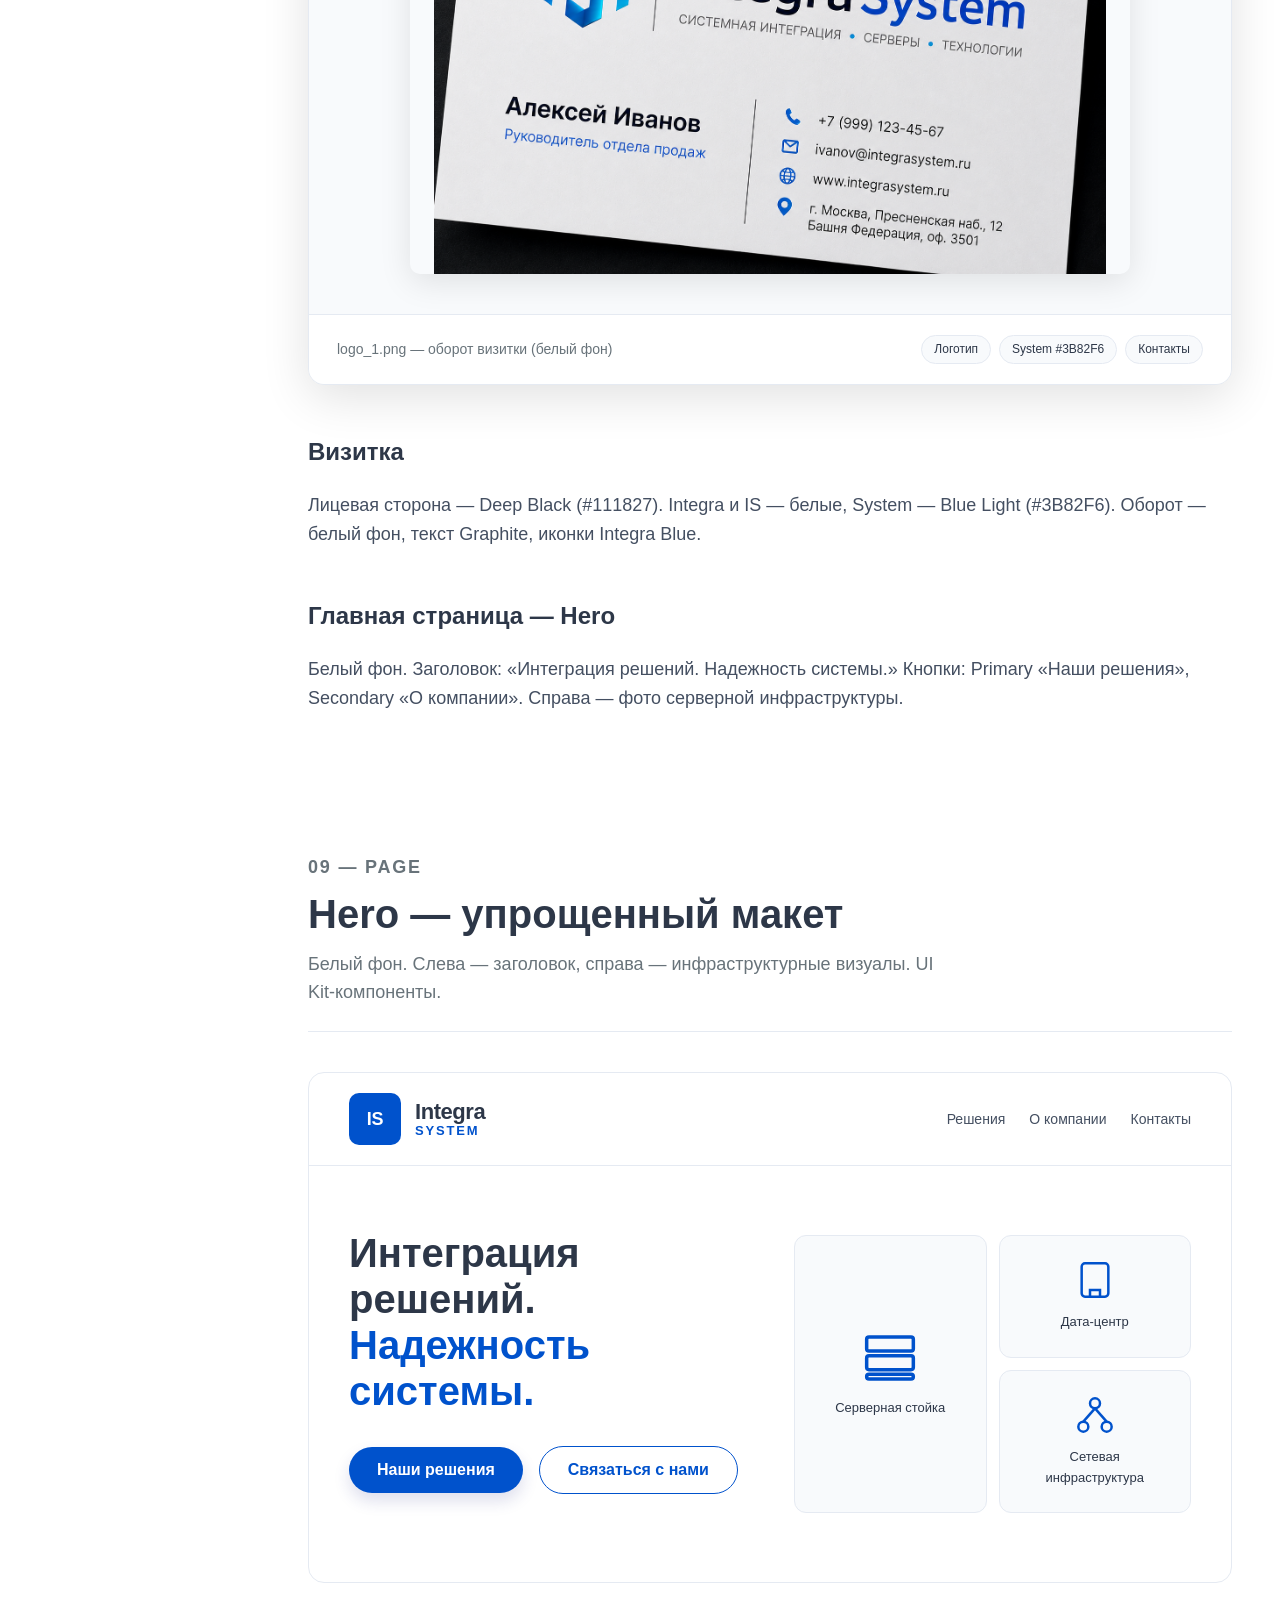
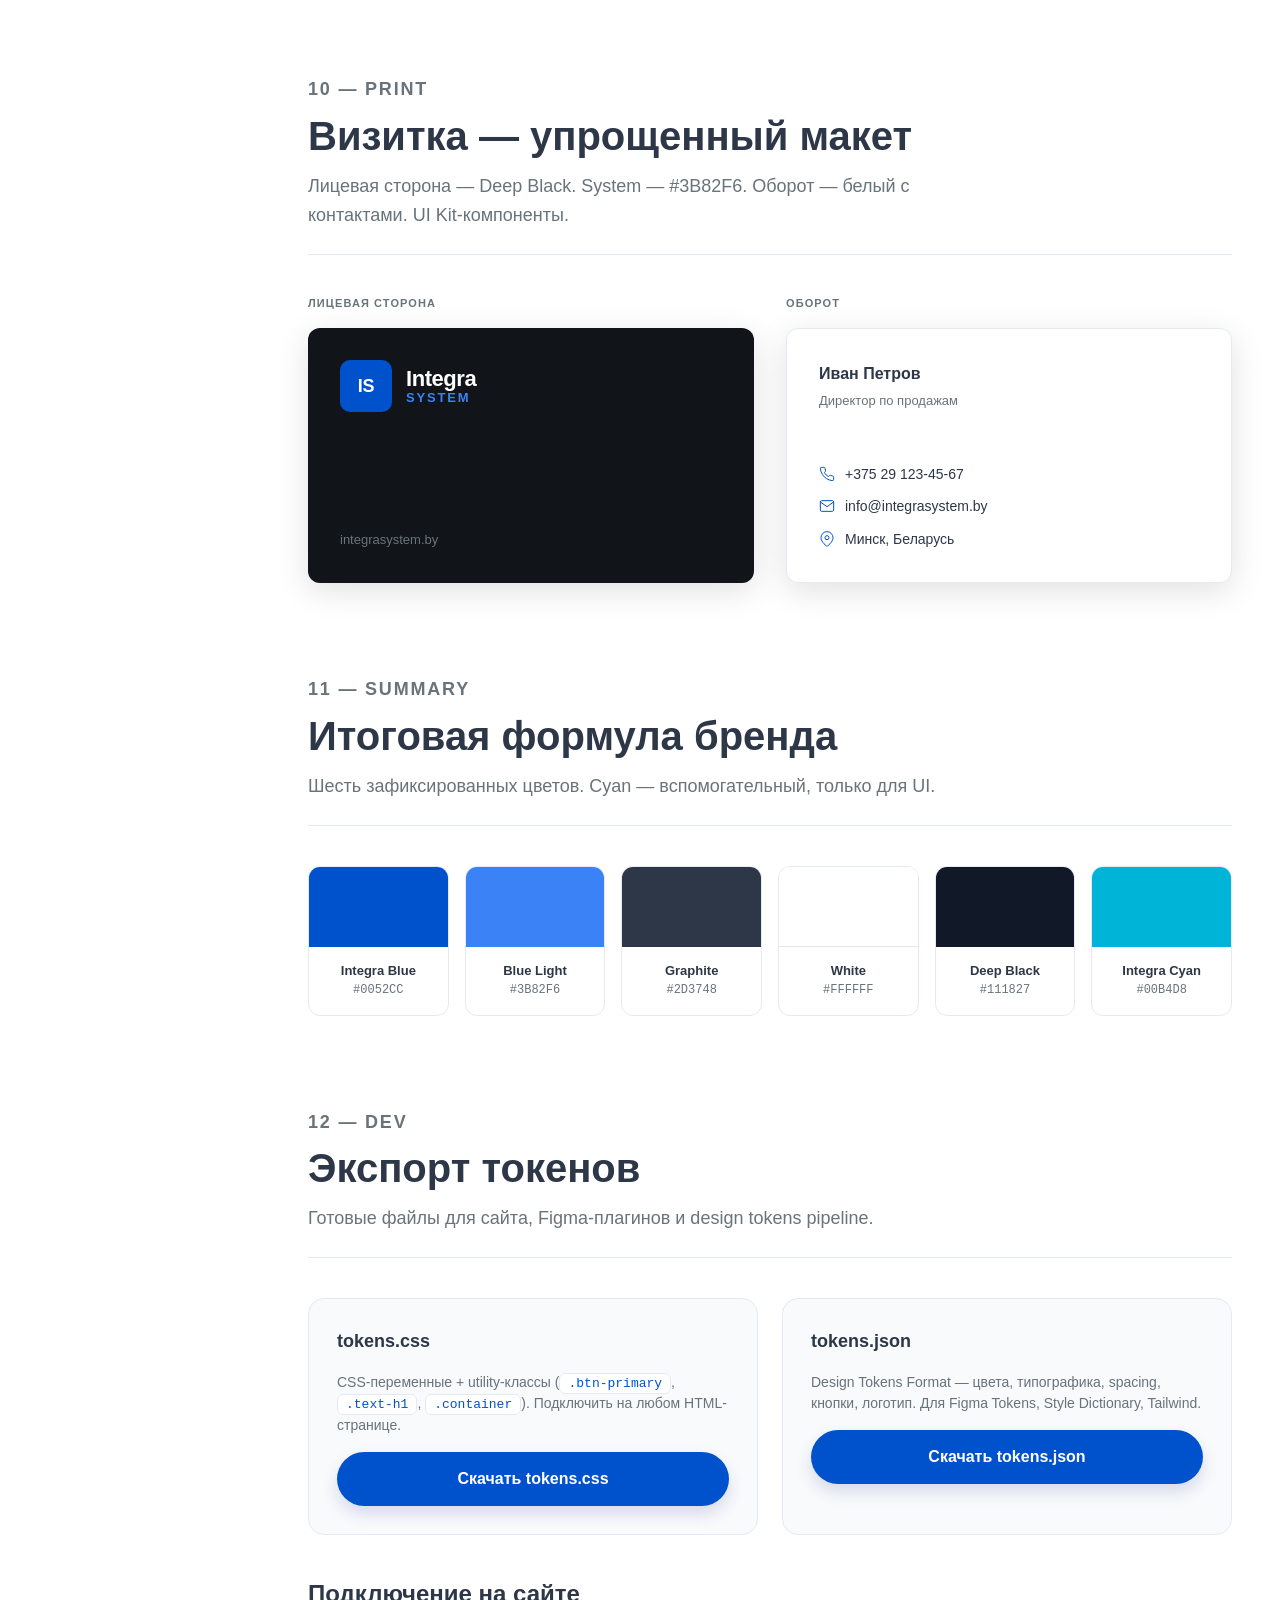
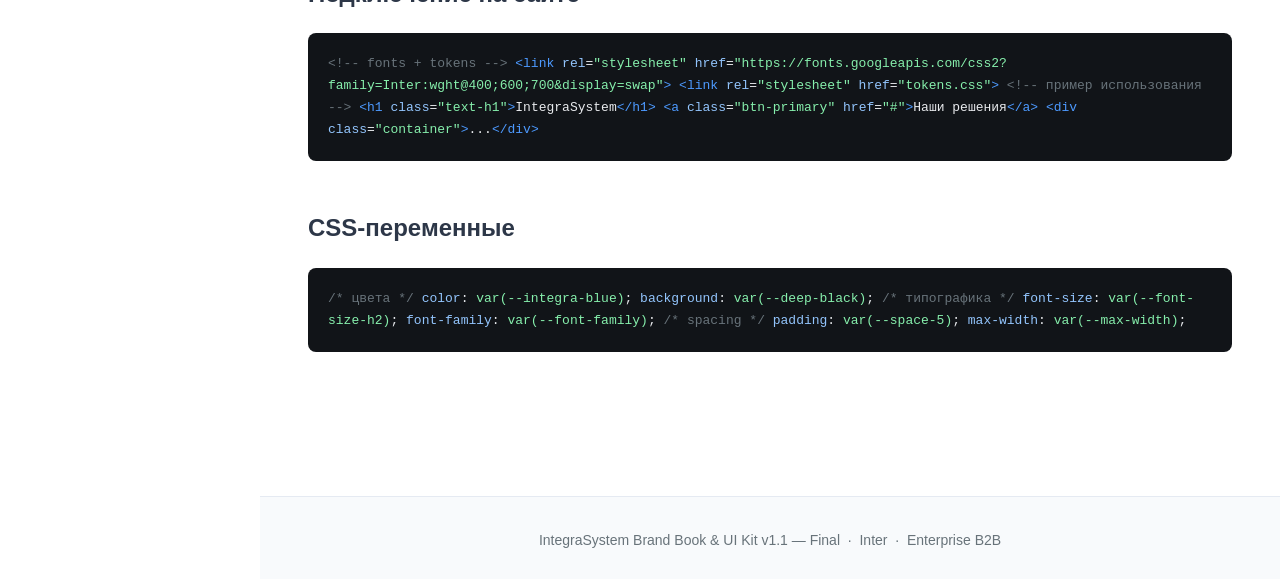
<file: brand-book.html>
<!DOCTYPE html>
<html lang="ru">
<head>
  <meta charset="UTF-8">
  <meta name="viewport" content="width=device-width, initial-scale=1.0">
  <title>IntegraSystem — Brand Book & UI Kit</title>
  <link rel="preconnect" href="https://fonts.googleapis.com">
  <link rel="preconnect" href="https://fonts.gstatic.com" crossorigin>
  <link href="https://fonts.googleapis.com/css2?family=Inter:wght@300;400;500;600;700;800&display=swap" rel="stylesheet">
  <link rel="stylesheet" href="tokens.css">
  <style>
    :root {
      --radius: var(--btn-primary-radius, 10px);
      --font: var(--font-family);
    }

    *, *::before, *::after { box-sizing: border-box; margin: 0; padding: 0; }

    html { scroll-behavior: smooth; }

    body {
      font-family: var(--font);
      font-size: 18px;
      line-height: 1.6;
      color: var(--dark-gray);
      background: var(--white);
    }

    /* ── Layout ── */
    .layout {
      display: grid;
      grid-template-columns: 260px 1fr;
      min-height: 100vh;
    }

    .sidebar {
      position: sticky;
      top: 0;
      height: 100vh;
      background: var(--deep-black);
      color: var(--dark-text);
      padding: 32px 24px;
      overflow-y: auto;
      border-right: 1px solid var(--dark-border);
    }

    .sidebar-logo {
      margin-bottom: 40px;
      padding-bottom: 24px;
      border-bottom: 1px solid var(--dark-border);
    }

    .sidebar-label {
      font-size: 11px;
      font-weight: 600;
      letter-spacing: 0.12em;
      text-transform: uppercase;
      color: var(--medium-gray);
      margin-bottom: 16px;
    }

    .nav-list { list-style: none; }

    .nav-list li { margin-bottom: 4px; }

    .nav-list a {
      display: block;
      padding: 8px 12px;
      border-radius: 6px;
      font-size: 14px;
      font-weight: 500;
      color: var(--dark-text);
      text-decoration: none;
      transition: background 0.15s, color 0.15s;
    }

    .nav-list a:hover,
    .nav-list a.active {
      background: var(--dark-surface);
      color: var(--integra-cyan);
    }

    .main { min-width: 0; }

    .content {
      max-width: var(--max-width);
      margin: 0 auto;
      padding: 64px 48px 96px;
    }

    /* ── Cover ── */
    .cover {
      background: var(--white);
      border-bottom: 1px solid var(--border-gray);
      padding: 80px 48px;
    }

    .cover-inner {
      max-width: var(--max-width);
      margin: 0 auto;
      display: grid;
      grid-template-columns: 1fr 1fr;
      gap: 64px;
      align-items: center;
    }

    .cover-badge {
      display: inline-block;
      font-size: 12px;
      font-weight: 600;
      letter-spacing: 0.1em;
      text-transform: uppercase;
      color: var(--integra-blue);
      background: rgba(0, 82, 204, 0.08);
      padding: 6px 14px;
      border-radius: 20px;
      margin-bottom: 24px;
    }

    .cover h1 {
      font-size: 56px;
      font-weight: 800;
      color: var(--graphite);
      line-height: 1.1;
      margin-bottom: 16px;
    }

    .cover h1 span { color: var(--integra-blue); }

    .cover-desc {
      font-size: 18px;
      color: var(--medium-gray);
      max-width: 480px;
      margin-bottom: 32px;
    }

    .cover-meta {
      display: flex;
      gap: 32px;
      font-size: 14px;
      color: var(--medium-gray);
    }

    .cover-meta strong {
      display: block;
      font-size: 24px;
      font-weight: 700;
      color: var(--graphite);
      margin-bottom: 2px;
    }

    .cover-visual {
      background: var(--light-gray);
      border: 1px solid var(--border-gray);
      border-radius: 16px;
      padding: 48px;
      display: flex;
      flex-direction: column;
      align-items: center;
      gap: 32px;
    }

    /* ── Logo component ── */
    .logo {
      display: flex;
      align-items: center;
      gap: 14px;
    }

    .logo-mark {
      width: 52px;
      height: 52px;
      border-radius: 10px;
      display: flex;
      align-items: center;
      justify-content: center;
      font-weight: 800;
      font-size: 18px;
      letter-spacing: -0.02em;
      flex-shrink: 0;
    }

    .logo-text {
      display: flex;
      flex-direction: column;
      line-height: 1.15;
    }

    .logo-integra {
      font-size: 22px;
      font-weight: 700;
      letter-spacing: -0.02em;
    }

    .logo-system {
      font-size: 13px;
      font-weight: 600;
      letter-spacing: 0.14em;
      text-transform: uppercase;
    }

    .logo--light .logo-mark { background: var(--integra-blue); color: var(--white); }
    .logo--light .logo-integra { color: var(--graphite); }
    .logo--light .logo-system { color: var(--integra-blue); }

    .logo--dark .logo-mark { background: var(--integra-blue); color: var(--white); }
    .logo--dark .logo-integra { color: var(--white); }
    .logo--dark .logo-system { color: var(--integra-blue-light); }

    .logo--large .logo-mark { width: 72px; height: 72px; font-size: 24px; border-radius: 14px; }
    .logo--large .logo-integra { font-size: 32px; }
    .logo--large .logo-system { font-size: 16px; }

    /* ── Sections ── */
    .section {
      padding-top: 80px;
      scroll-margin-top: 32px;
    }

    .section-header {
      margin-bottom: 40px;
      padding-bottom: 24px;
      border-bottom: 1px solid var(--border-gray);
    }

    .section-tag {
      font-size: 12px;
      font-weight: 600;
      letter-spacing: 0.1em;
      text-transform: uppercase;
      color: var(--integra-cyan);
      margin-bottom: 8px;
    }

    .section-header h2 {
      font-size: 40px;
      font-weight: 700;
      color: var(--graphite);
      line-height: 1.2;
    }

    .section-header p {
      margin-top: 12px;
      font-size: 18px;
      color: var(--medium-gray);
      max-width: 640px;
    }

    .subsection { margin-bottom: 48px; }

    .subsection h3 {
      font-size: 24px;
      font-weight: 600;
      color: var(--graphite);
      margin-bottom: 20px;
    }

    .subsection-label {
      font-size: 14px;
      font-weight: 600;
      color: var(--medium-gray);
      text-transform: uppercase;
      letter-spacing: 0.08em;
      margin-bottom: 16px;
    }

    /* ── Color swatches ── */
    .swatch-grid {
      display: grid;
      grid-template-columns: repeat(auto-fill, minmax(180px, 1fr));
      gap: 16px;
    }

    .swatch {
      border: 1px solid var(--border-gray);
      border-radius: var(--radius);
      overflow: hidden;
      cursor: pointer;
      transition: box-shadow 0.15s, transform 0.15s;
    }

    .swatch:hover {
      box-shadow: 0 4px 16px rgba(0, 0, 0, 0.1);
      transform: translateY(-2px);
    }

    .swatch-color { height: 96px; }

    .swatch-info {
      padding: 14px 16px;
      background: var(--white);
    }

    .swatch-name {
      font-size: 14px;
      font-weight: 600;
      color: var(--graphite);
      margin-bottom: 2px;
    }

    .swatch-hex {
      font-size: 13px;
      font-family: 'SF Mono', 'Fira Code', monospace;
      color: var(--medium-gray);
    }

    .swatch-use {
      font-size: 12px;
      color: var(--medium-gray);
      margin-top: 4px;
    }

    /* ── Dark theme preview ── */
    .dark-preview {
      background: var(--deep-black);
      border-radius: 16px;
      padding: 40px;
      display: grid;
      grid-template-columns: repeat(4, 1fr);
      gap: 16px;
    }

    .dark-swatch {
      border-radius: var(--radius);
      overflow: hidden;
      border: 1px solid var(--dark-border);
    }

    .dark-swatch-color { height: 72px; }

    .dark-swatch-info {
      padding: 12px;
      background: var(--dark-surface);
    }

    .dark-swatch-name {
      font-size: 13px;
      font-weight: 600;
      color: var(--dark-text);
    }

    .dark-swatch-hex {
      font-size: 12px;
      font-family: monospace;
      color: var(--medium-gray);
    }

    /* ── Typography ── */
    .type-scale { display: flex; flex-direction: column; gap: 0; }

    .type-row {
      display: grid;
      grid-template-columns: 120px 1fr 80px;
      align-items: baseline;
      padding: 24px 0;
      border-bottom: 1px solid var(--border-gray);
      gap: 24px;
    }

    .type-label {
      font-size: 12px;
      font-weight: 600;
      color: var(--medium-gray);
      text-transform: uppercase;
      letter-spacing: 0.06em;
    }

    .type-size {
      font-size: 13px;
      font-family: monospace;
      color: var(--medium-gray);
      text-align: right;
    }

    .type-h1 { font-size: 56px; font-weight: 700; color: var(--graphite); line-height: 1.1; }
    .type-h2 { font-size: 40px; font-weight: 700; color: var(--graphite); line-height: 1.2; }
    .type-h3 { font-size: 32px; font-weight: 600; color: var(--graphite); line-height: 1.25; }
    .type-h4 { font-size: 24px; font-weight: 600; color: var(--graphite); line-height: 1.3; }
    .type-body { font-size: 18px; font-weight: 400; color: var(--dark-gray); }
    .type-small { font-size: 14px; font-weight: 400; color: var(--medium-gray); }

    .font-stack {
      background: var(--light-gray);
      border: 1px solid var(--border-gray);
      border-radius: var(--radius);
      padding: 32px;
      margin-top: 24px;
    }

    .font-stack-name {
      font-size: 48px;
      font-weight: 700;
      color: var(--graphite);
      margin-bottom: 8px;
    }

    .font-stack-alts {
      font-size: 14px;
      color: var(--medium-gray);
    }

    .font-stack-alts span {
      display: inline-block;
      background: var(--white);
      border: 1px solid var(--border-gray);
      border-radius: 6px;
      padding: 4px 12px;
      margin: 4px 4px 0 0;
      font-size: 13px;
    }

    /* ── Buttons ── */
    .btn-row {
      display: flex;
      flex-wrap: wrap;
      gap: 16px;
      align-items: center;
      margin-bottom: 24px;
    }

    .btn {
      display: inline-flex;
      align-items: center;
      justify-content: center;
      gap: 8px;
      padding: 14px 28px;
      font-family: var(--font);
      font-size: 16px;
      font-weight: 600;
      border-radius: var(--radius);
      border: none;
      cursor: pointer;
      transition: background 0.15s, color 0.15s, border-color 0.15s;
      text-decoration: none;
    }

    .btn-primary {
      background: var(--integra-blue);
      color: var(--white);
    }

    .btn-primary:hover { background: var(--integra-blue-hover); }

    .btn-secondary {
      background: transparent;
      border: 1px solid var(--integra-blue);
      color: var(--integra-blue);
    }

    .btn-secondary:hover {
      background: rgba(0, 82, 204, 0.06);
    }

    .btn-spec {
      background: var(--light-gray);
      border: 1px solid var(--border-gray);
      border-radius: var(--radius);
      padding: 20px 24px;
      font-family: 'SF Mono', 'Fira Code', monospace;
      font-size: 13px;
      color: var(--graphite);
      line-height: 1.8;
    }

    .btn-spec .prop { color: var(--integra-blue); }
    .btn-spec .val { color: var(--integra-cyan); }

    /* ── Spacing ── */
    .spacing-grid {
      display: flex;
      flex-wrap: wrap;
      gap: 24px;
      align-items: flex-end;
    }

    .spacing-item { text-align: center; }

    .spacing-bar {
      background: var(--integra-blue);
      border-radius: 4px;
      margin-bottom: 8px;
      opacity: 0.85;
    }

    .spacing-val {
      font-size: 14px;
      font-weight: 600;
      color: var(--graphite);
      font-family: monospace;
    }

    /* ── Grid demo ── */
    .grid-demo {
      display: grid;
      grid-template-columns: repeat(12, 1fr);
      gap: 8px;
    }

    .grid-col {
      background: rgba(0, 82, 204, 0.08);
      border: 1px dashed rgba(0, 82, 204, 0.25);
      border-radius: 4px;
      height: 48px;
      display: flex;
      align-items: center;
      justify-content: center;
      font-size: 11px;
      font-weight: 600;
      color: var(--integra-blue);
    }

    .grid-meta {
      margin-top: 16px;
      font-size: 14px;
      color: var(--medium-gray);
      display: flex;
      gap: 32px;
    }

    .grid-meta code {
      background: var(--light-gray);
      padding: 2px 8px;
      border-radius: 4px;
      font-size: 13px;
      color: var(--graphite);
    }

    /* ── Icons ── */
    .icon-grid {
      display: grid;
      grid-template-columns: repeat(auto-fill, minmax(120px, 1fr));
      gap: 16px;
    }

    .icon-item {
      display: flex;
      flex-direction: column;
      align-items: center;
      gap: 10px;
      padding: 24px 16px;
      background: var(--light-gray);
      border: 1px solid var(--border-gray);
      border-radius: var(--radius);
    }

    .icon-item svg {
      width: 32px;
      height: 32px;
      stroke: var(--integra-blue);
      fill: none;
      stroke-width: 1.5;
      stroke-linecap: round;
      stroke-linejoin: round;
    }

    .icon-item span {
      font-size: 12px;
      color: var(--medium-gray);
    }

    /* ── Logo variants ── */
    .logo-variants {
      display: grid;
      grid-template-columns: 1fr 1fr;
      gap: 24px;
    }

    .logo-variant {
      border-radius: 16px;
      padding: 48px;
      display: flex;
      flex-direction: column;
      align-items: center;
      gap: 24px;
    }

    .logo-variant--light {
      background: var(--white);
      border: 1px solid var(--border-gray);
    }

    .logo-variant--dark {
      background: var(--deep-black);
    }

    .logo-variant-label {
      font-size: 13px;
      font-weight: 600;
      text-transform: uppercase;
      letter-spacing: 0.08em;
    }

    .logo-variant--light .logo-variant-label { color: var(--medium-gray); }
    .logo-variant--dark .logo-variant-label { color: var(--medium-gray); }

    .logo-rules {
      width: 100%;
      font-size: 13px;
      font-family: monospace;
      line-height: 1.8;
      padding: 16px;
      border-radius: 8px;
    }

    .logo-variant--light .logo-rules {
      background: var(--light-gray);
      color: var(--graphite);
    }

    .logo-variant--dark .logo-rules {
      background: var(--dark-surface);
      color: var(--dark-text);
    }

    /* ── Brand showcase ── */
    .brand-showcase-stack {
      display: flex;
      flex-direction: column;
      gap: 32px;
    }

    .brand-showcase {
      border: 1px solid var(--border-gray);
      border-radius: 16px;
      overflow: hidden;
      background: var(--deep-black);
      box-shadow: 0 12px 48px rgba(0, 0, 0, 0.12);
    }

    .brand-showcase--card {
      background: var(--light-gray);
    }

    .brand-showcase--card img {
      max-width: 720px;
      margin: 40px auto;
      padding: 0 24px;
      width: calc(100% - 48px);
      border-radius: 10px;
      box-shadow: 0 8px 32px rgba(0, 0, 0, 0.1);
    }

    .brand-showcase img {
      display: block;
      width: 100%;
      height: auto;
    }

    .brand-showcase-caption {
      padding: 20px 28px;
      font-size: 14px;
      color: var(--medium-gray);
      background: var(--white);
      border-top: 1px solid var(--border-gray);
      display: flex;
      justify-content: space-between;
      align-items: center;
      flex-wrap: wrap;
      gap: 12px;
    }

    .brand-showcase-tags {
      display: flex;
      flex-wrap: wrap;
      gap: 8px;
    }

    .brand-showcase-tag {
      font-size: 12px;
      font-weight: 500;
      padding: 4px 12px;
      border-radius: 20px;
      background: var(--light-gray);
      border: 1px solid var(--border-gray);
      color: var(--graphite);
    }

    /* ── Hero mockup (legacy) ── */
    .hero-mockup {
      background: var(--white);
      border: 1px solid var(--border-gray);
      border-radius: 16px;
      overflow: hidden;
    }

    .hero-mockup-nav {
      display: flex;
      align-items: center;
      justify-content: space-between;
      padding: 20px 40px;
      border-bottom: 1px solid var(--border-gray);
    }

    .hero-mockup-body {
      display: grid;
      grid-template-columns: 1fr 1fr;
      gap: 48px;
      padding: 64px 40px;
      align-items: center;
    }

    .hero-mockup-text h3 {
      font-size: 40px;
      font-weight: 700;
      color: var(--graphite);
      line-height: 1.15;
      margin-bottom: 32px;
    }

    .hero-mockup-text h3 em {
      font-style: normal;
      color: var(--integra-blue);
    }

    .hero-mockup-visual {
      display: grid;
      grid-template-columns: 1fr 1fr;
      gap: 12px;
    }

    .hero-card {
      background: var(--light-gray);
      border: 1px solid var(--border-gray);
      border-radius: 12px;
      padding: 24px;
      display: flex;
      flex-direction: column;
      align-items: center;
      gap: 12px;
      text-align: center;
    }

    .hero-card svg {
      width: 40px;
      height: 40px;
      stroke: var(--integra-blue);
      fill: none;
      stroke-width: 1.5;
    }

    .hero-card span {
      font-size: 13px;
      font-weight: 500;
      color: var(--graphite);
    }

    .hero-card:first-child { grid-row: span 2; justify-content: center; }
    .hero-card:first-child svg { width: 56px; height: 56px; }

    /* ── Business card ── */
    .cards-row {
      display: grid;
      grid-template-columns: 1fr 1fr;
      gap: 32px;
    }

    .biz-card {
      aspect-ratio: 1.75 / 1;
      border-radius: 12px;
      padding: 32px;
      display: flex;
      flex-direction: column;
      justify-content: space-between;
      box-shadow: 0 8px 32px rgba(0, 0, 0, 0.12);
    }

    .biz-card--front {
      background: var(--deep-black);
    }

    .biz-card--back {
      background: var(--white);
      border: 1px solid var(--border-gray);
    }

    .biz-card-label {
      font-size: 11px;
      font-weight: 600;
      letter-spacing: 0.1em;
      text-transform: uppercase;
      color: var(--medium-gray);
      margin-bottom: 16px;
    }

    .biz-contact {
      display: flex;
      flex-direction: column;
      gap: 10px;
    }

    .biz-contact-item {
      display: flex;
      align-items: center;
      gap: 10px;
      font-size: 14px;
      color: var(--graphite);
    }

    .biz-contact-item svg {
      width: 16px;
      height: 16px;
      stroke: var(--integra-blue);
      fill: none;
      stroke-width: 1.5;
      flex-shrink: 0;
    }

    .biz-person {
      font-size: 16px;
      font-weight: 600;
      color: var(--graphite);
      margin-bottom: 4px;
    }

    .biz-role {
      font-size: 13px;
      color: var(--medium-gray);
    }

    /* ── Brand formula ── */
    .formula-grid {
      display: grid;
      grid-template-columns: repeat(6, 1fr);
      gap: 16px;
    }

    .color-roles {
      background: var(--light-gray);
      border: 1px solid var(--border-gray);
      border-radius: var(--radius-md);
      padding: 28px 32px;
      margin-bottom: 48px;
    }

    .color-roles h3 {
      font-size: 18px;
      font-weight: 600;
      color: var(--graphite);
      margin-bottom: 16px;
    }

    .color-roles-list {
      display: grid;
      grid-template-columns: 1fr 1fr 1fr;
      gap: 20px;
    }

    .color-role-item strong {
      display: block;
      font-size: 14px;
      font-weight: 600;
      color: var(--graphite);
      margin-bottom: 4px;
    }

    .color-role-item code {
      font-size: 13px;
      color: var(--integra-blue);
      background: var(--white);
      padding: 2px 8px;
      border-radius: 4px;
      border: 1px solid var(--border-gray);
    }

    .color-role-item p {
      font-size: 13px;
      color: var(--medium-gray);
      margin-top: 8px;
      line-height: 1.5;
    }

    .formula-item {
      border-radius: 12px;
      overflow: hidden;
      border: 1px solid var(--border-gray);
    }

    .formula-color { height: 80px; }

    .formula-info {
      padding: 14px;
      text-align: center;
    }

    .formula-name {
      font-size: 13px;
      font-weight: 600;
      color: var(--graphite);
    }

    .formula-hex {
      font-size: 12px;
      font-family: monospace;
      color: var(--medium-gray);
    }

    /* ── Usage tags ── */
    .usage-tags {
      display: flex;
      flex-wrap: wrap;
      gap: 10px;
      margin-top: 16px;
    }

    .usage-tag {
      font-size: 13px;
      font-weight: 500;
      padding: 8px 16px;
      border-radius: 20px;
      background: var(--light-gray);
      border: 1px solid var(--border-gray);
      color: var(--graphite);
    }

    /* ── Export ── */
    .export-grid {
      display: grid;
      grid-template-columns: 1fr 1fr;
      gap: 24px;
    }

    .export-card {
      background: var(--light-gray);
      border: 1px solid var(--border-gray);
      border-radius: var(--radius-md);
      padding: 28px;
      display: flex;
      flex-direction: column;
      gap: 16px;
    }

    .export-card h4 {
      font-size: 18px;
      font-weight: 600;
      color: var(--graphite);
    }

    .export-card p {
      font-size: 14px;
      color: var(--medium-gray);
      line-height: 1.5;
    }

    .export-card code {
      font-size: 13px;
      font-family: 'SF Mono', 'Fira Code', monospace;
      background: var(--white);
      border: 1px solid var(--border-gray);
      border-radius: 6px;
      padding: 2px 8px;
      color: var(--integra-blue);
    }

    .export-snippet {
      background: var(--deep-black);
      color: var(--dark-text);
      border-radius: 8px;
      padding: 20px;
      font-family: 'SF Mono', 'Fira Code', monospace;
      font-size: 13px;
      line-height: 1.7;
      overflow-x: auto;
    }

    .export-snippet .comment { color: var(--medium-gray); }
    .export-snippet .tag { color: var(--integra-cyan); }
    .export-snippet .attr { color: #93C5FD; }
    .export-snippet .val { color: #86EFAC; }

    /* ── Toast ── */
    .toast {
      position: fixed;
      bottom: 32px;
      left: 50%;
      transform: translateX(-50%) translateY(80px);
      background: var(--graphite);
      color: var(--white);
      padding: 12px 24px;
      border-radius: 8px;
      font-size: 14px;
      font-weight: 500;
      opacity: 0;
      transition: transform 0.3s, opacity 0.3s;
      z-index: 9999;
      pointer-events: none;
    }

    .toast.show {
      transform: translateX(-50%) translateY(0);
      opacity: 1;
    }

    /* ── Footer ── */
    .kit-footer {
      background: var(--light-gray);
      border-top: 1px solid var(--border-gray);
      padding: 32px 48px;
      text-align: center;
      font-size: 14px;
      color: var(--medium-gray);
    }

    /* ── Responsive ── */
    @media (max-width: 1024px) {
      .layout { grid-template-columns: 1fr; }
      .sidebar { position: relative; height: auto; }
      .cover-inner { grid-template-columns: 1fr; }
      .logo-variants, .cards-row, .hero-mockup-body { grid-template-columns: 1fr; }
      .color-roles-list { grid-template-columns: 1fr; }
      .formula-grid { grid-template-columns: repeat(3, 1fr); }
      .export-grid { grid-template-columns: 1fr; }
      .dark-preview { grid-template-columns: repeat(2, 1fr); }
      .type-row { grid-template-columns: 80px 1fr; }
      .type-size { display: none; }
    }

    @media (max-width: 640px) {
      .content { padding: 40px 24px 64px; }
      .cover { padding: 48px 24px; }
      .cover h1 { font-size: 36px; }
      .section-header h2 { font-size: 28px; }
      .formula-grid { grid-template-columns: repeat(2, 1fr); }
    }
  </style>
</head>
<body>

<div class="layout">
  <aside class="sidebar">
    <div class="sidebar-logo">
      <div class="logo logo--dark">
        <div class="logo-mark">IS</div>
        <div class="logo-text">
          <span class="logo-integra">Integra</span>
          <span class="logo-system">System</span>
        </div>
      </div>
    </div>
    <p class="sidebar-label">Brand Book</p>
    <ul class="nav-list">
      <li><a href="#colors">Цвета</a></li>
      <li><a href="#dark-theme">Темная тема</a></li>
      <li><a href="#typography">Типографика</a></li>
      <li><a href="#buttons">Кнопки</a></li>
      <li><a href="#logo">Логотип</a></li>
      <li><a href="#layout">Layout</a></li>
      <li><a href="#icons">Иконки</a></li>
      <li><a href="#application">Макет</a></li>
      <li><a href="#hero">Hero</a></li>
      <li><a href="#formula">Формула бренда</a></li>
      <li><a href="#export">Экспорт</a></li>
    </ul>
  </aside>

  <div class="main">
    <!-- Cover -->
    <header class="cover">
      <div class="cover-inner">
        <div>
          <span class="cover-badge">UI Kit v1.1 — Final</span>
          <h1>Integra<span>System</span><br>Brand Book</h1>
          <p class="cover-desc">Системный интегратор. Поставщик серверов и инфраструктурных решений. Enterprise B2B-бренд — консервативный, надежный, без срока годности.</p>
          <div class="cover-meta">
            <div><strong>Inter</strong>Шрифт</div>
            <div><strong>1280px</strong>Max width</div>
            <div><strong>12 col</strong>Grid</div>
          </div>
        </div>
        <div class="cover-visual">
          <div class="logo logo--light logo--large">
            <div class="logo-mark">IS</div>
            <div class="logo-text">
              <span class="logo-integra">Integra</span>
              <span class="logo-system">System</span>
            </div>
          </div>
          <div class="formula-grid" style="width:100%;">
            <div class="formula-item"><div class="formula-color" style="background:#0052CC"></div></div>
            <div class="formula-item"><div class="formula-color" style="background:#3B82F6"></div></div>
            <div class="formula-item"><div class="formula-color" style="background:#2D3748"></div></div>
            <div class="formula-item"><div class="formula-color" style="background:#FFFFFF;border-bottom:1px solid #E5E7EB"></div></div>
            <div class="formula-item"><div class="formula-color" style="background:#111827"></div></div>
            <div class="formula-item"><div class="formula-color" style="background:#00B4D8"></div></div>
          </div>
        </div>
      </div>
    </header>

    <div class="content">

      <!-- Colors -->
      <section class="section" id="colors">
        <div class="section-header">
          <p class="section-tag">01 — Palette</p>
          <h2>Цвета бренда</h2>
          <p>Три синих с разными ролями. Cyan — только для мелких UI-элементов. Клик по swatch копирует HEX.</p>
        </div>

        <div class="color-roles">
          <h3>Роли цветов</h3>
          <div class="color-roles-list">
            <div class="color-role-item">
              <strong>Integra Blue</strong>
              <code>#0052CC</code>
              <p>Основной брендовый синий. Логотип на светлом, кнопки, главные акценты.</p>
            </div>
            <div class="color-role-item">
              <strong>Blue Light</strong>
              <code>#3B82F6</code>
              <p>System на темном фоне. Акценты на Deep Black. Enterprise: Cisco, Dell, HPE.</p>
            </div>
            <div class="color-role-item">
              <strong>Integra Cyan</strong>
              <code>#00B4D8</code>
              <p>Только UI-декор: буллеты, разделители, hover, мелкие иконки. Не для логотипа.</p>
            </div>
          </div>
        </div>

        <div class="subsection">
          <p class="subsection-label">Primary</p>
          <div class="swatch-grid">
            <div class="swatch" data-hex="#0052CC">
              <div class="swatch-color" style="background:#0052CC"></div>
              <div class="swatch-info">
                <div class="swatch-name">Integra Blue</div>
                <div class="swatch-hex">#0052CC</div>
                <div class="swatch-use">Логотип (светлый), кнопки, ссылки</div>
              </div>
            </div>
            <div class="swatch" data-hex="#3B82F6">
              <div class="swatch-color" style="background:#3B82F6"></div>
              <div class="swatch-info">
                <div class="swatch-name">Blue Light</div>
                <div class="swatch-hex">#3B82F6</div>
                <div class="swatch-use">System на темном, акценты на Deep Black</div>
              </div>
            </div>
          </div>
        </div>

        <div class="subsection">
          <p class="subsection-label">Accent (UI only)</p>
          <div class="swatch-grid">
            <div class="swatch" data-hex="#00B4D8">
              <div class="swatch-color" style="background:#00B4D8"></div>
              <div class="swatch-info">
                <div class="swatch-name">Integra Cyan</div>
                <div class="swatch-hex">#00B4D8</div>
                <div class="swatch-use">Буллеты, разделители, hover, декор</div>
              </div>
            </div>
          </div>
        </div>

        <div class="subsection">
          <p class="subsection-label">Neutral</p>
          <div class="swatch-grid">
            <div class="swatch" data-hex="#2D3748">
              <div class="swatch-color" style="background:#2D3748"></div>
              <div class="swatch-info">
                <div class="swatch-name">Graphite</div>
                <div class="swatch-hex">#2D3748</div>
                <div class="swatch-use">Заголовки</div>
              </div>
            </div>
            <div class="swatch" data-hex="#4A5568">
              <div class="swatch-color" style="background:#4A5568"></div>
              <div class="swatch-info">
                <div class="swatch-name">Dark Gray</div>
                <div class="swatch-hex">#4A5568</div>
                <div class="swatch-use">Основной текст</div>
              </div>
            </div>
            <div class="swatch" data-hex="#68737A">
              <div class="swatch-color" style="background:#68737A"></div>
              <div class="swatch-info">
                <div class="swatch-name">Medium Gray</div>
                <div class="swatch-hex">#68737A</div>
                <div class="swatch-use">Вторичный текст</div>
              </div>
            </div>
            <div class="swatch" data-hex="#E5E7EB">
              <div class="swatch-color" style="background:#E5E7EB"></div>
              <div class="swatch-info">
                <div class="swatch-name">Border Gray</div>
                <div class="swatch-hex">#E5E7EB</div>
                <div class="swatch-use">Границы</div>
              </div>
            </div>
            <div class="swatch" data-hex="#F8FAFC">
              <div class="swatch-color" style="background:#F8FAFC;border-bottom:1px solid #E5E7EB"></div>
              <div class="swatch-info">
                <div class="swatch-name">Light Gray</div>
                <div class="swatch-hex">#F8FAFC</div>
                <div class="swatch-use">Блоки</div>
              </div>
            </div>
            <div class="swatch" data-hex="#FFFFFF">
              <div class="swatch-color" style="background:#FFFFFF;border-bottom:1px solid #E5E7EB"></div>
              <div class="swatch-info">
                <div class="swatch-name">White</div>
                <div class="swatch-hex">#FFFFFF</div>
                <div class="swatch-use">Основной фон</div>
              </div>
            </div>
          </div>
        </div>
      </section>

      <!-- Dark theme -->
      <section class="section" id="dark-theme">
        <div class="section-header">
          <p class="section-tag">02 — Dark Mode</p>
          <h2>Темная тема</h2>
          <p>Для визиток, выставочных материалов, презентаций и стендов. На темном фоне System — <code style="color:var(--integra-blue-light)">#3B82F6</code>, не Cyan.</p>
        </div>
        <div class="dark-preview" style="grid-template-columns: repeat(5, 1fr);">
          <div class="dark-swatch" data-hex="#3B82F6">
            <div class="dark-swatch-color" style="background:#3B82F6"></div>
            <div class="dark-swatch-info">
              <div class="dark-swatch-name">Blue Light</div>
              <div class="dark-swatch-hex">#3B82F6</div>
            </div>
          </div>
          <div class="dark-swatch" data-hex="#111827">
            <div class="dark-swatch-color" style="background:#111827"></div>
            <div class="dark-swatch-info">
              <div class="dark-swatch-name">Deep Black</div>
              <div class="dark-swatch-hex">#111827</div>
            </div>
          </div>
          <div class="dark-swatch" data-hex="#1F2937">
            <div class="dark-swatch-color" style="background:#1F2937"></div>
            <div class="dark-swatch-info">
              <div class="dark-swatch-name">Dark Surface</div>
              <div class="dark-swatch-hex">#1F2937</div>
            </div>
          </div>
          <div class="dark-swatch" data-hex="#374151">
            <div class="dark-swatch-color" style="background:#374151"></div>
            <div class="dark-swatch-info">
              <div class="dark-swatch-name">Dark Border</div>
              <div class="dark-swatch-hex">#374151</div>
            </div>
          </div>
          <div class="dark-swatch" data-hex="#E5E7EB">
            <div class="dark-swatch-color" style="background:#E5E7EB"></div>
            <div class="dark-swatch-info">
              <div class="dark-swatch-name">Dark Text</div>
              <div class="dark-swatch-hex">#E5E7EB</div>
            </div>
          </div>
        </div>
        <div class="usage-tags">
          <span class="usage-tag">Визитки</span>
          <span class="usage-tag">Выставочные материалы</span>
          <span class="usage-tag">Презентации</span>
          <span class="usage-tag">Стенды</span>
        </div>
      </section>

      <!-- Typography -->
      <section class="section" id="typography">
        <div class="section-header">
          <p class="section-tag">03 — Type</p>
          <h2>Типографика</h2>
          <p>Inter — основной шрифт. Чистый, технологичный, хорошо читается в B2B-контексте.</p>
        </div>

        <div class="font-stack">
          <div class="font-stack-name">Inter</div>
          <div class="font-stack-alts">
            Альтернативы:
            <span>Montserrat</span>
            <span>Manrope</span>
          </div>
        </div>

        <div class="type-scale" style="margin-top:40px">
          <div class="type-row">
            <span class="type-label">H1</span>
            <span class="type-h1">Интеграция решений</span>
            <span class="type-size">56px</span>
          </div>
          <div class="type-row">
            <span class="type-label">H2</span>
            <span class="type-h2">Надежность системы</span>
            <span class="type-size">40px</span>
          </div>
          <div class="type-row">
            <span class="type-label">H3</span>
            <span class="type-h3">Серверная инфраструктура</span>
            <span class="type-size">32px</span>
          </div>
          <div class="type-row">
            <span class="type-label">H4</span>
            <span class="type-h4">Комплексные IT-решения</span>
            <span class="type-size">24px</span>
          </div>
          <div class="type-row">
            <span class="type-label">Body</span>
            <span class="type-body">Поставка, интеграция и сопровождение серверного и сетевого оборудования для enterprise-клиентов.</span>
            <span class="type-size">18px</span>
          </div>
          <div class="type-row">
            <span class="type-label">Small</span>
            <span class="type-small">© 2026 IntegraSystem. Все права защищены.</span>
            <span class="type-size">14px</span>
          </div>
        </div>
      </section>

      <!-- Buttons -->
      <section class="section" id="buttons">
        <div class="section-header">
          <p class="section-tag">04 — Components</p>
          <h2>Кнопки</h2>
          <p>Primary для главных действий. Secondary — для альтернативных сценариев.</p>
        </div>

        <div class="subsection">
          <h3>Primary</h3>
          <div class="btn-row">
            <button class="btn btn-primary">Наши решения</button>
            <button class="btn btn-primary">Связаться с нами</button>
          </div>
          <div class="btn-spec">
            <span class="prop">background</span>: <span class="val">#0052CC</span>;<br>
            <span class="prop">color</span>: <span class="val">#FFFFFF</span>;<br>
            <span class="prop">border-radius</span>: <span class="val">10px</span>;<br>
            <span class="prop">hover</span>: <span class="val">#0045AD</span>;
          </div>
        </div>

        <div class="subsection">
          <h3>Secondary</h3>
          <div class="btn-row">
            <button class="btn btn-secondary">Подробнее</button>
            <button class="btn btn-secondary">Скачать каталог</button>
          </div>
          <div class="btn-spec">
            <span class="prop">background</span>: <span class="val">transparent</span>;<br>
            <span class="prop">border</span>: <span class="val">1px solid #0052CC</span>;<br>
            <span class="prop">color</span>: <span class="val">#0052CC</span>;
          </div>
        </div>
      </section>

      <!-- Logo -->
      <section class="section" id="logo">
        <div class="section-header">
          <p class="section-tag">05 — Identity</p>
          <h2>Логотип</h2>
          <p>Две версии: для светлого и темного фона. Не менять пропорции и цвета.</p>
        </div>

        <div class="logo-variants">
          <div class="logo-variant logo-variant--light">
            <span class="logo-variant-label">Основная версия</span>
            <div class="logo logo--light logo--large">
              <div class="logo-mark">IS</div>
              <div class="logo-text">
                <span class="logo-integra">Integra</span>
                <span class="logo-system">System</span>
              </div>
            </div>
            <div class="logo-rules">
              IS — #0052CC<br>
              Integra — #2D3748<br>
              System — #0052CC
            </div>
          </div>
          <div class="logo-variant logo-variant--dark">
            <span class="logo-variant-label">На темном фоне</span>
            <div class="logo logo--dark logo--large">
              <div class="logo-mark">IS</div>
              <div class="logo-text">
                <span class="logo-integra">Integra</span>
                <span class="logo-system">System</span>
              </div>
            </div>
            <div class="logo-rules">
              Фон — #111827<br>
              IS — #FFFFFF<br>
              Integra — #FFFFFF<br>
              System — #3B82F6
            </div>
          </div>
        </div>
      </section>

      <!-- Layout -->
      <section class="section" id="layout">
        <div class="section-header">
          <p class="section-tag">06 — Grid</p>
          <h2>Layout</h2>
          <p>12-колоночная сетка. Максимальная ширина контента — 1280px.</p>
        </div>

        <div class="subsection">
          <h3>Spacing Scale</h3>
          <div class="spacing-grid">
            <div class="spacing-item"><div class="spacing-bar" style="width:8px;height:8px"></div><div class="spacing-val">8</div></div>
            <div class="spacing-item"><div class="spacing-bar" style="width:16px;height:16px"></div><div class="spacing-val">16</div></div>
            <div class="spacing-item"><div class="spacing-bar" style="width:24px;height:24px"></div><div class="spacing-val">24</div></div>
            <div class="spacing-item"><div class="spacing-bar" style="width:32px;height:32px"></div><div class="spacing-val">32</div></div>
            <div class="spacing-item"><div class="spacing-bar" style="width:48px;height:48px"></div><div class="spacing-val">48</div></div>
            <div class="spacing-item"><div class="spacing-bar" style="width:64px;height:64px"></div><div class="spacing-val">64</div></div>
            <div class="spacing-item"><div class="spacing-bar" style="width:96px;height:96px"></div><div class="spacing-val">96</div></div>
          </div>
        </div>

        <div class="subsection">
          <h3>12-Column Grid</h3>
          <div class="grid-demo">
            <div class="grid-col">1</div><div class="grid-col">2</div><div class="grid-col">3</div>
            <div class="grid-col">4</div><div class="grid-col">5</div><div class="grid-col">6</div>
            <div class="grid-col">7</div><div class="grid-col">8</div><div class="grid-col">9</div>
            <div class="grid-col">10</div><div class="grid-col">11</div><div class="grid-col">12</div>
          </div>
          <div class="grid-meta">
            <span>Max width: <code>1280px</code></span>
            <span>Columns: <code>12</code></span>
          </div>
        </div>
      </section>

      <!-- Icons -->
      <section class="section" id="icons">
        <div class="section-header">
          <p class="section-tag">07 — Icons</p>
          <h2>Иконки</h2>
          <p>Outline-стиль, тонкие линии, без заливки. Основной цвет — Integra Blue #0052CC. Cyan #00B4D8 — для hover и мелких акцентов.</p>
        </div>

        <div class="icon-grid">
          <div class="icon-item">
            <svg viewBox="0 0 24 24"><rect x="2" y="3" width="20" height="6" rx="1"/><rect x="2" y="11" width="20" height="6" rx="1"/><circle cx="6" cy="6" r="1" fill="#0052CC" stroke="none"/><circle cx="6" cy="14" r="1" fill="#0052CC" stroke="none"/></svg>
            <span>Server</span>
          </div>
          <div class="icon-item">
            <svg viewBox="0 0 24 24"><path d="M12 2L2 7l10 5 10-5-10-5z"/><path d="M2 17l10 5 10-5"/><path d="M2 12l10 5 10-5"/></svg>
            <span>Stack</span>
          </div>
          <div class="icon-item">
            <svg viewBox="0 0 24 24"><circle cx="12" cy="12" r="10"/><path d="M2 12h20"/><path d="M12 2a15.3 15.3 0 0 1 4 10 15.3 15.3 0 0 1-4 10 15.3 15.3 0 0 1-4-10 15.3 15.3 0 0 1 4-10z"/></svg>
            <span>Network</span>
          </div>
          <div class="icon-item">
            <svg viewBox="0 0 24 24"><path d="M12 22s8-4 8-10V5l-8-3-8 3v7c0 6 8 10 8 10z"/></svg>
            <span>Security</span>
          </div>
          <div class="icon-item">
            <svg viewBox="0 0 24 24"><path d="M22 16.92v3a2 2 0 0 1-2.18 2 19.79 19.79 0 0 1-8.63-3.07 19.5 19.5 0 0 1-6-6 19.79 19.79 0 0 1-3.07-8.67A2 2 0 0 1 4.11 2h3a2 2 0 0 1 2 1.72c.127.96.361 1.903.7 2.81a2 2 0 0 1-.45 2.11L8.09 9.91a16 16 0 0 0 6 6l1.27-1.27a2 2 0 0 1 2.11-.45c.907.339 1.85.573 2.81.7A2 2 0 0 1 22 16.92z"/></svg>
            <span>Contact</span>
          </div>
          <div class="icon-item">
            <svg viewBox="0 0 24 24"><path d="M21 10c0 7-9 13-9 13s-9-6-9-13a9 9 0 0 1 18 0z"/><circle cx="12" cy="10" r="3"/></svg>
            <span>Location</span>
          </div>
          <div class="icon-item">
            <svg viewBox="0 0 24 24"><path d="M4 4h16c1.1 0 2 .9 2 2v12c0 1.1-.9 2-2 2H4c-1.1 0-2-.9-2-2V6c0-1.1.9-2 2-2z"/><polyline points="22,6 12,13 2,6"/></svg>
            <span>Email</span>
          </div>
          <div class="icon-item">
            <svg viewBox="0 0 24 24"><polyline points="22 12 18 12 15 21 9 3 6 12 2 12"/></svg>
            <span>Activity</span>
          </div>
        </div>
      </section>

      <!-- Brand application mockup -->
      <section class="section" id="application">
        <div class="section-header">
          <p class="section-tag">08 — Application</p>
          <h2>Применение бренда</h2>
          <p>Финальный макет: визитка и главная страница сайта в едином стиле IntegraSystem.</p>
        </div>

        <div class="brand-showcase-stack">
          <div class="brand-showcase">
            <img src="images/sample_site.png" alt="IntegraSystem — визитка и главная страница сайта">
            <div class="brand-showcase-caption">
              <span>sample_site.png — визитка и homepage hero</span>
              <div class="brand-showcase-tags">
                <span class="brand-showcase-tag">Визитка</span>
                <span class="brand-showcase-tag">Hero</span>
                <span class="brand-showcase-tag">Навигация</span>
                <span class="brand-showcase-tag">CTA</span>
              </div>
            </div>
          </div>

          <div class="brand-showcase brand-showcase--card">
            <img src="images/logo_1.png" alt="IntegraSystem — оборот визитки, логотип и контакты">
            <div class="brand-showcase-caption">
              <span>logo_1.png — оборот визитки (белый фон)</span>
              <div class="brand-showcase-tags">
                <span class="brand-showcase-tag">Логотип</span>
                <span class="brand-showcase-tag">System #3B82F6</span>
                <span class="brand-showcase-tag">Контакты</span>
              </div>
            </div>
          </div>
        </div>

        <div class="subsection" style="margin-top:48px">
          <h3>Визитка</h3>
          <p class="type-body" style="margin-bottom:16px">Лицевая сторона — Deep Black (#111827). Integra и IS — белые, System — Blue Light (#3B82F6). Оборот — белый фон, текст Graphite, иконки Integra Blue.</p>
        </div>

        <div class="subsection">
          <h3>Главная страница — Hero</h3>
          <p class="type-body">Белый фон. Заголовок: «Интеграция решений. Надежность системы.» Кнопки: Primary «Наши решения», Secondary «О компании». Справа — фото серверной инфраструктуры.</p>
        </div>
      </section>

      <!-- Hero mockup -->
      <section class="section" id="hero">
        <div class="section-header">
          <p class="section-tag">09 — Page</p>
          <h2>Hero — упрощенный макет</h2>
          <p>Белый фон. Слева — заголовок, справа — инфраструктурные визуалы. UI Kit-компоненты.</p>
        </div>

        <div class="hero-mockup">
          <div class="hero-mockup-nav">
            <div class="logo logo--light">
              <div class="logo-mark">IS</div>
              <div class="logo-text">
                <span class="logo-integra">Integra</span>
                <span class="logo-system">System</span>
              </div>
            </div>
            <div style="display:flex;gap:24px;font-size:14px;font-weight:500;color:var(--dark-gray)">
              <span>Решения</span>
              <span>О компании</span>
              <span>Контакты</span>
            </div>
          </div>
          <div class="hero-mockup-body">
            <div class="hero-mockup-text">
              <h3>Интеграция решений.<br><em>Надежность системы.</em></h3>
              <div class="btn-row">
                <button class="btn btn-primary">Наши решения</button>
                <button class="btn btn-secondary">Связаться с нами</button>
              </div>
            </div>
            <div class="hero-mockup-visual">
              <div class="hero-card">
                <svg viewBox="0 0 24 24"><rect x="2" y="3" width="20" height="6" rx="1"/><rect x="2" y="11" width="20" height="6" rx="1"/><rect x="2" y="19" width="20" height="2" rx="1"/></svg>
                <span>Серверная стойка</span>
              </div>
              <div class="hero-card">
                <svg viewBox="0 0 24 24"><rect x="4" y="2" width="16" height="20" rx="2"/><path d="M9 22v-4h6v4"/><line x1="9" y1="6" x2="9" y2="6.01"/><line x1="15" y1="6" x2="15" y2="6.01"/><line x1="9" y1="10" x2="9" y2="10.01"/><line x1="15" y1="10" x2="15" y2="10.01"/></svg>
                <span>Дата-центр</span>
              </div>
              <div class="hero-card">
                <svg viewBox="0 0 24 24"><circle cx="12" cy="5" r="3"/><circle cx="5" cy="19" r="3"/><circle cx="19" cy="19" r="3"/><line x1="12" y1="8" x2="5" y2="16"/><line x1="12" y1="8" x2="19" y2="16"/></svg>
                <span>Сетевая инфраструктура</span>
              </div>
            </div>
          </div>
        </div>
      </section>

      <!-- Business card -->
      <section class="section" id="business-card">
        <div class="section-header">
          <p class="section-tag">10 — Print</p>
          <h2>Визитка — упрощенный макет</h2>
          <p>Лицевая сторона — Deep Black. System — #3B82F6. Оборот — белый с контактами. UI Kit-компоненты.</p>
        </div>

        <div class="cards-row">
          <div>
            <p class="biz-card-label">Лицевая сторона</p>
            <div class="biz-card biz-card--front">
              <div class="logo logo--dark">
                <div class="logo-mark">IS</div>
                <div class="logo-text">
                  <span class="logo-integra">Integra</span>
                  <span class="logo-system">System</span>
                </div>
              </div>
              <div style="font-size:13px;color:var(--medium-gray)">integrasystem.by</div>
            </div>
          </div>
          <div>
            <p class="biz-card-label">Оборот</p>
            <div class="biz-card biz-card--back">
              <div>
                <div class="biz-person">Иван Петров</div>
                <div class="biz-role">Директор по продажам</div>
              </div>
              <div class="biz-contact">
                <div class="biz-contact-item">
                  <svg viewBox="0 0 24 24"><path d="M22 16.92v3a2 2 0 0 1-2.18 2 19.79 19.79 0 0 1-8.63-3.07 19.5 19.5 0 0 1-6-6 19.79 19.79 0 0 1-3.07-8.67A2 2 0 0 1 4.11 2h3a2 2 0 0 1 2 1.72c.127.96.361 1.903.7 2.81a2 2 0 0 1-.45 2.11L8.09 9.91a16 16 0 0 0 6 6l1.27-1.27a2 2 0 0 1 2.11-.45c.907.339 1.85.573 2.81.7A2 2 0 0 1 22 16.92z"/></svg>
                  +375 29 123-45-67
                </div>
                <div class="biz-contact-item">
                  <svg viewBox="0 0 24 24"><path d="M4 4h16c1.1 0 2 .9 2 2v12c0 1.1-.9 2-2 2H4c-1.1 0-2-.9-2-2V6c0-1.1.9-2 2-2z"/><polyline points="22,6 12,13 2,6"/></svg>
                  info@integrasystem.by
                </div>
                <div class="biz-contact-item">
                  <svg viewBox="0 0 24 24"><path d="M21 10c0 7-9 13-9 13s-9-6-9-13a9 9 0 0 1 18 0z"/><circle cx="12" cy="10" r="3"/></svg>
                  Минск, Беларусь
                </div>
              </div>
            </div>
          </div>
        </div>
      </section>

      <!-- Brand formula -->
      <section class="section" id="formula">
        <div class="section-header">
          <p class="section-tag">11 — Summary</p>
          <h2>Итоговая формула бренда</h2>
          <p>Шесть зафиксированных цветов. Cyan — вспомогательный, только для UI.</p>
        </div>

        <div class="formula-grid">
          <div class="formula-item">
            <div class="formula-color" style="background:#0052CC"></div>
            <div class="formula-info">
              <div class="formula-name">Integra Blue</div>
              <div class="formula-hex">#0052CC</div>
            </div>
          </div>
          <div class="formula-item">
            <div class="formula-color" style="background:#3B82F6"></div>
            <div class="formula-info">
              <div class="formula-name">Blue Light</div>
              <div class="formula-hex">#3B82F6</div>
            </div>
          </div>
          <div class="formula-item">
            <div class="formula-color" style="background:#2D3748"></div>
            <div class="formula-info">
              <div class="formula-name">Graphite</div>
              <div class="formula-hex">#2D3748</div>
            </div>
          </div>
          <div class="formula-item">
            <div class="formula-color" style="background:#FFFFFF;border-bottom:1px solid #E5E7EB"></div>
            <div class="formula-info">
              <div class="formula-name">White</div>
              <div class="formula-hex">#FFFFFF</div>
            </div>
          </div>
          <div class="formula-item">
            <div class="formula-color" style="background:#111827"></div>
            <div class="formula-info">
              <div class="formula-name">Deep Black</div>
              <div class="formula-hex">#111827</div>
            </div>
          </div>
          <div class="formula-item">
            <div class="formula-color" style="background:#00B4D8"></div>
            <div class="formula-info">
              <div class="formula-name">Integra Cyan</div>
              <div class="formula-hex">#00B4D8</div>
            </div>
          </div>
        </div>
      </section>

      <!-- Export -->
      <section class="section" id="export">
        <div class="section-header">
          <p class="section-tag">12 — Dev</p>
          <h2>Экспорт токенов</h2>
          <p>Готовые файлы для сайта, Figma-плагинов и design tokens pipeline.</p>
        </div>

        <div class="export-grid">
          <div class="export-card">
            <h4>tokens.css</h4>
            <p>CSS-переменные + utility-классы (<code>.btn-primary</code>, <code>.text-h1</code>, <code>.container</code>). Подключить на любом HTML-странице.</p>
            <a class="btn btn-primary" href="tokens.css" download>Скачать tokens.css</a>
          </div>
          <div class="export-card">
            <h4>tokens.json</h4>
            <p>Design Tokens Format — цвета, типографика, spacing, кнопки, логотип. Для Figma Tokens, Style Dictionary, Tailwind.</p>
            <a class="btn btn-primary" href="tokens.json" download>Скачать tokens.json</a>
          </div>
        </div>

        <div class="subsection" style="margin-top:40px">
          <h3>Подключение на сайте</h3>
          <div class="export-snippet"><span class="comment">&lt;!-- fonts + tokens --&gt;</span>
<span class="tag">&lt;link</span> <span class="attr">rel</span>=<span class="val">"stylesheet"</span> <span class="attr">href</span>=<span class="val">"https://fonts.googleapis.com/css2?family=Inter:wght@400;600;700&display=swap"</span><span class="tag">&gt;</span>
<span class="tag">&lt;link</span> <span class="attr">rel</span>=<span class="val">"stylesheet"</span> <span class="attr">href</span>=<span class="val">"tokens.css"</span><span class="tag">&gt;</span>

<span class="comment">&lt;!-- пример использования --&gt;</span>
<span class="tag">&lt;h1</span> <span class="attr">class</span>=<span class="val">"text-h1"</span><span class="tag">&gt;</span>IntegraSystem<span class="tag">&lt;/h1&gt;</span>
<span class="tag">&lt;a</span> <span class="attr">class</span>=<span class="val">"btn-primary"</span> <span class="attr">href</span>=<span class="val">"#"</span><span class="tag">&gt;</span>Наши решения<span class="tag">&lt;/a&gt;</span>
<span class="tag">&lt;div</span> <span class="attr">class</span>=<span class="val">"container"</span><span class="tag">&gt;</span>...<span class="tag">&lt;/div&gt;</span></div>
        </div>

        <div class="subsection">
          <h3>CSS-переменные</h3>
          <div class="export-snippet"><span class="comment">/* цвета */</span>
<span class="attr">color</span>: <span class="val">var(--integra-blue)</span>;
<span class="attr">background</span>: <span class="val">var(--deep-black)</span>;

<span class="comment">/* типографика */</span>
<span class="attr">font-size</span>: <span class="val">var(--font-size-h2)</span>;
<span class="attr">font-family</span>: <span class="val">var(--font-family)</span>;

<span class="comment">/* spacing */</span>
<span class="attr">padding</span>: <span class="val">var(--space-5)</span>;
<span class="attr">max-width</span>: <span class="val">var(--max-width)</span>;</div>
        </div>
      </section>

    </div>

    <footer class="kit-footer">
      IntegraSystem Brand Book & UI Kit v1.1 — Final &nbsp;·&nbsp; Inter &nbsp;·&nbsp; Enterprise B2B
    </footer>
  </div>
</div>

<div class="toast" id="toast">Скопировано!</div>

<script>
  document.querySelectorAll('.swatch, .dark-swatch').forEach(el => {
    el.style.cursor = 'pointer';
    el.addEventListener('click', () => {
      const hex = el.dataset.hex;
      if (hex) {
        navigator.clipboard.writeText(hex).then(showToast);
      }
    });
  });

  function showToast(msg = 'Скопировано!') {
    const t = document.getElementById('toast');
    t.textContent = msg;
    t.classList.add('show');
    setTimeout(() => t.classList.remove('show'), 1800);
  }

  const sections = document.querySelectorAll('.section');
  const navLinks = document.querySelectorAll('.nav-list a');

  const observer = new IntersectionObserver(entries => {
    entries.forEach(entry => {
      if (entry.isIntersecting) {
        navLinks.forEach(link => {
          link.classList.toggle('active', link.getAttribute('href') === '#' + entry.target.id);
        });
      }
    });
  }, { rootMargin: '-20% 0px -70% 0px' });

  sections.forEach(s => observer.observe(s));
</script>

</body>
</html>
</file>
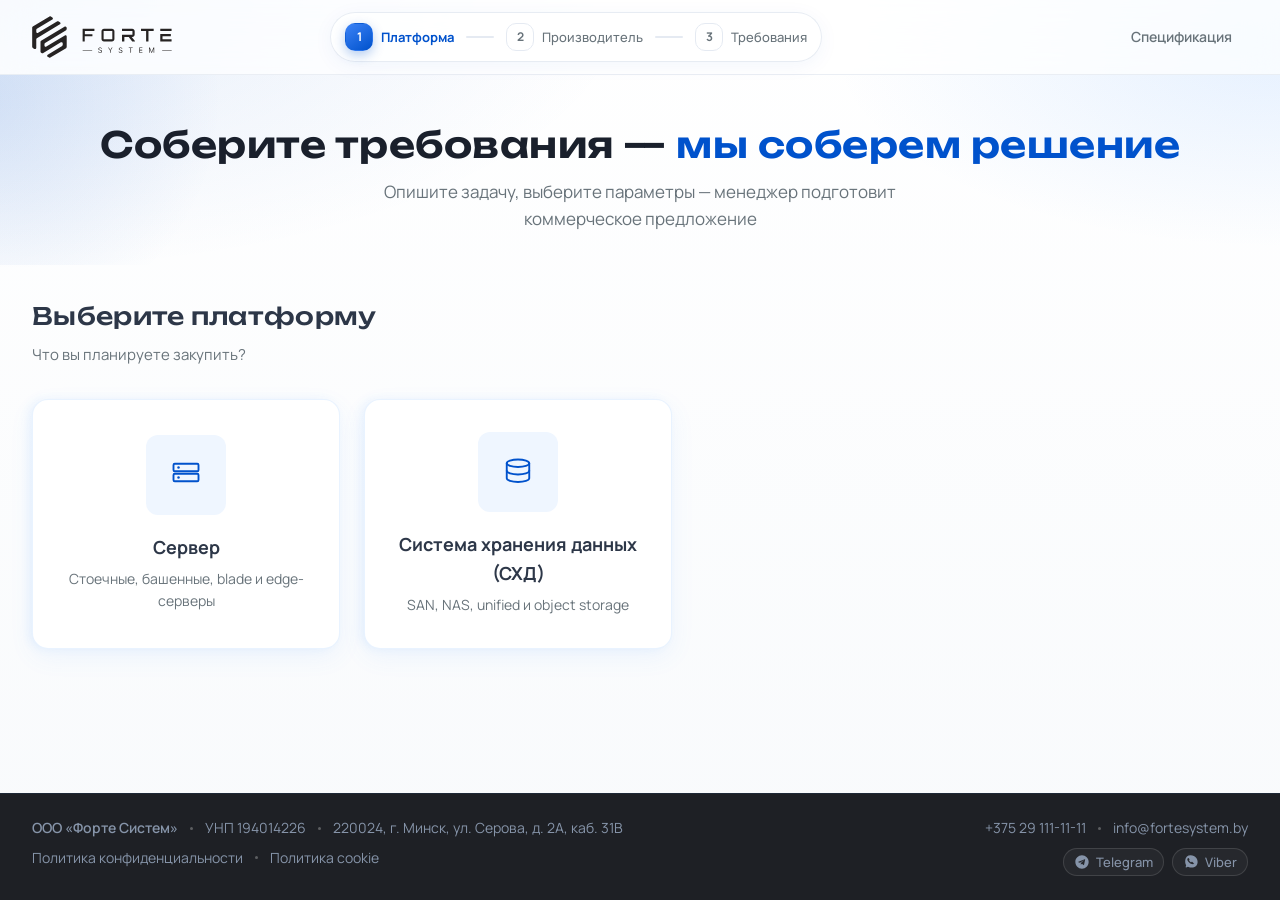
<file: configurator_demo.html>
<!DOCTYPE html>
<html lang="ru">
<head>
  <meta charset="UTF-8">
  <meta name="viewport" content="width=device-width, initial-scale=1.0">
  <title>Forte SYSTEM — Конфигуратор</title>
  <link rel="icon" href="favicon.svg" type="image/svg+xml">
  <link rel="preconnect" href="https://fonts.googleapis.com">
  <link rel="preconnect" href="https://fonts.gstatic.com" crossorigin>
  <link href="https://fonts.googleapis.com/css2?family=Manrope:wght@400;500;600;700&family=Unbounded:wght@400;500;600&display=swap" rel="stylesheet">
  <link rel="stylesheet" href="tokens.css">
  <link rel="stylesheet" href="site.css">
  <link rel="stylesheet" href="configurator_demo.css">
</head>
<body>

  <header class="cfg-header">
    <div class="cfg-header-inner">
      <a class="cfg-logo" href="index.html" aria-label="Forte SYSTEM">
        <img class="cfg-logo-img" src="images/general/forte-logo-light.svg" alt="FORTE SYSTEM">
      </a>
      <nav class="cfg-stepper" id="stepper" aria-label="Шаги конфигуратора"></nav>
      <a class="cfg-back" href="configurator_spec.html">Спецификация</a>
    </div>
  </header>

  <section class="cfg-hero" id="hero"></section>

  <main class="cfg-main">
    <div id="app"></div>
  </main>

  <footer class="site-footer">
    <div class="container site-footer__bar">
      <div class="site-footer__col">
        <div class="site-footer__line">
          <span class="site-footer__name">ООО «Форте Систем»</span>
          <span class="site-footer__dot" aria-hidden="true"></span>
          <span>УНП 194014226</span>
          <span class="site-footer__dot" aria-hidden="true"></span>
          <span>220024, г. Минск, ул. Серова, д. 2А, каб. 31В</span>
        </div>
        <div class="site-footer__line">
          <a href="privacy.html">Политика конфиденциальности</a>
          <span class="site-footer__dot" aria-hidden="true"></span>
          <a href="cookies.html">Политика cookie</a>
        </div>
      </div>
      <div class="site-footer__col site-footer__col--right">
        <div class="site-footer__line">
          <a href="tel:+375291111111">+375 29 111-11-11</a>
          <span class="site-footer__dot" aria-hidden="true"></span>
          <a href="mailto:info@fortesystem.by">info@fortesystem.by</a>
        </div>
        <div class="site-footer__line site-footer__messengers" aria-label="Мессенджеры">
          <a class="messenger messenger--tg" href="https://t.me/fortesystem" target="_blank" rel="noopener noreferrer" aria-label="Telegram">
            <svg viewBox="0 0 24 24" aria-hidden="true"><path fill="currentColor" d="M12 2C6.48 2 2 6.48 2 12s4.48 10 10 10 10-4.48 10-10S17.52 2 12 2Zm4.64 6.8-1.56 7.36c-.12.54-.43.67-.87.42l-2.4-1.77-1.16 1.12c-.13.13-.24.24-.49.24l.18-2.5 4.55-4.11c.2-.18-.04-.28-.3-.1l-5.62 3.54-2.42-.76c-.53-.16-.54-.53.11-.78l9.45-3.64c.44-.1.82.1.73.78Z"/></svg>
            <span>Telegram</span>
          </a>
          <a class="messenger messenger--vb" href="viber://chat?number=%2B375291111111" aria-label="Viber">
            <svg viewBox="0 0 24 24" aria-hidden="true"><path fill="currentColor" d="M11.4 2C6.8 2.2 4.1 4.4 3.4 8.9c-.3 2.1-.1 5.8 1.3 8.1l-.8 3 .9.3 2.6-1.3c1.9 1 4.1 1.4 5.9 1.4 4.6 0 8.3-3 8.6-7.5.4-5.5-2.9-10.4-10.5-10.9Zm5.5 12c-.2.6-1.1 1.1-1.8 1.2-.5.1-1.1.1-1.8-.1-1.9-.4-3.8-1.8-5.2-3.6-1-1.3-1.7-3-1.6-3.8.1-.6.6-1.4 1.2-1.6.2-.1.4-.1.6 0l1.4 1.7c.1.2.1.4 0 .6l-.5.8c-.1.2-.1.4 0 .6.6 1 1.5 1.9 2.5 2.5.2.1.4.1.6 0l.8-.5c.2-.1.4-.1.6 0l1.7 1.4c.2.2.2.5.1.8Z"/></svg>
            <span>Viber</span>
          </a>
        </div>
      </div>
    </div>
  </footer>

  <div class="cfg-overlay" id="modal-overlay"></div>

  <script src="configurator_demo.js"></script>
</body>
</html>
</file>
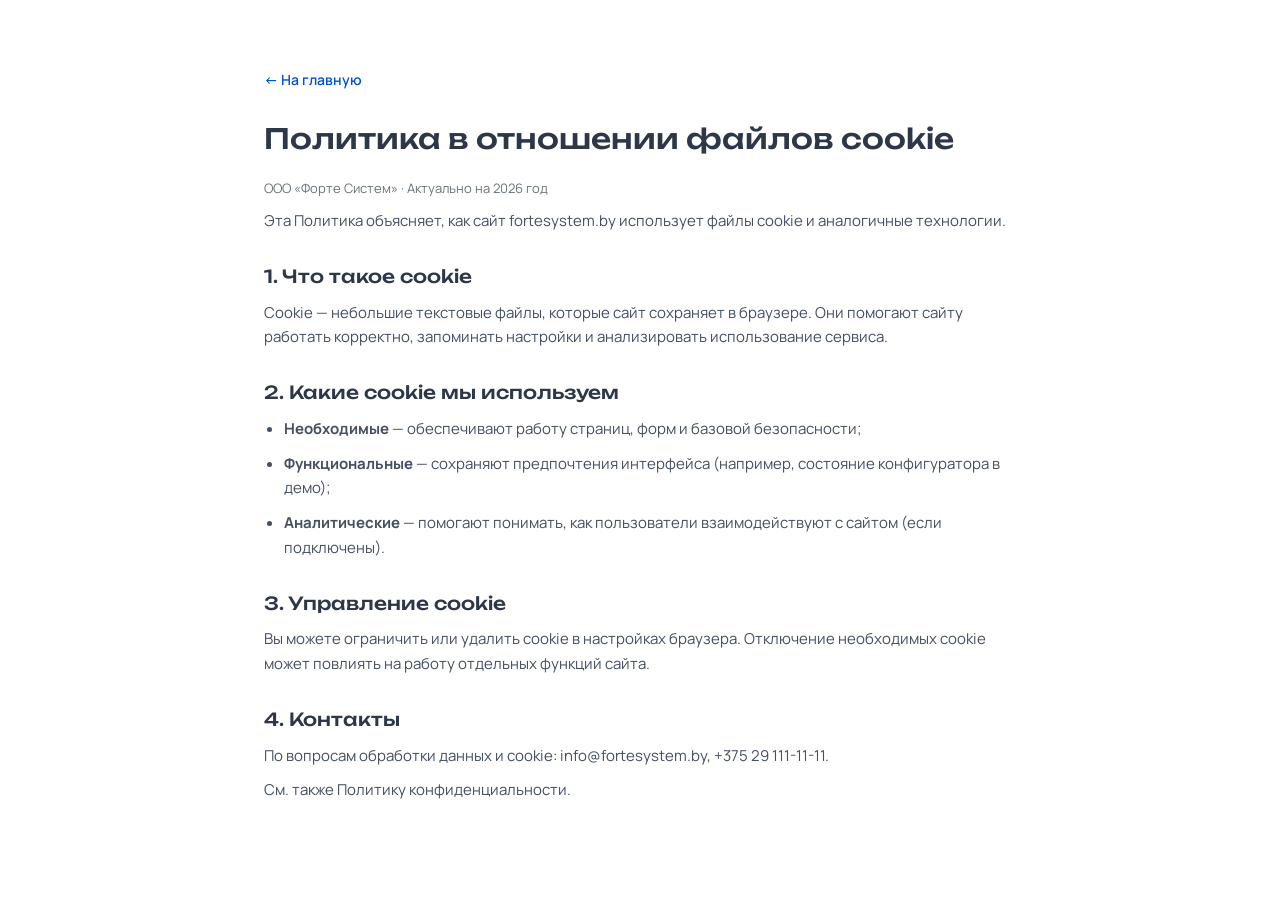
<file: cookies.html>
<!DOCTYPE html>
<html lang="ru">
<head>
  <meta charset="UTF-8">
  <meta name="viewport" content="width=device-width, initial-scale=1.0">
  <title>Политика в отношении файлов cookie — Forte SYSTEM</title>
  <link rel="icon" href="favicon.svg" type="image/svg+xml">
  <link rel="preconnect" href="https://fonts.googleapis.com">
  <link rel="preconnect" href="https://fonts.gstatic.com" crossorigin>
  <link href="https://fonts.googleapis.com/css2?family=Manrope:wght@400;500;600;700&family=Unbounded:wght@400;500;600&display=swap" rel="stylesheet">
  <link rel="stylesheet" href="tokens.css">
  <link rel="stylesheet" href="site.css">
  <style>
    .policy { max-width: 800px; margin: 0 auto; padding: 64px 24px 96px; }
    .policy h1 { font-family: var(--font-family-display); font-size: 28px; font-weight: 500; color: var(--graphite); margin: 24px 0 16px; }
    .policy h2 { font-family: var(--font-family-display); font-size: 18px; font-weight: 500; color: var(--graphite); margin: 28px 0 10px; }
    .policy p, .policy li { font-size: 15px; line-height: 1.65; color: var(--dark-gray); margin-bottom: 10px; }
    .policy ul { padding-left: 20px; margin-bottom: 16px; }
    .policy .back { font-size: 14px; font-weight: 600; color: var(--integra-blue); text-decoration: none; }
    .policy .meta { font-size: 13px; color: var(--medium-gray); }
  </style>
</head>
<body>
  <main class="policy">
    <a class="back" href="index.html">← На главную</a>
    <h1>Политика в отношении файлов cookie</h1>
    <p class="meta">ООО «Форте Систем» · Актуально на 2026 год</p>
    <p>Эта Политика объясняет, как сайт fortesystem.by использует файлы cookie и аналогичные технологии.</p>
    <h2>1. Что такое cookie</h2>
    <p>Cookie — небольшие текстовые файлы, которые сайт сохраняет в браузере. Они помогают сайту работать корректно, запоминать настройки и анализировать использование сервиса.</p>
    <h2>2. Какие cookie мы используем</h2>
    <ul>
      <li><strong>Необходимые</strong> — обеспечивают работу страниц, форм и базовой безопасности;</li>
      <li><strong>Функциональные</strong> — сохраняют предпочтения интерфейса (например, состояние конфигуратора в демо);</li>
      <li><strong>Аналитические</strong> — помогают понимать, как пользователи взаимодействуют с сайтом (если подключены).</li>
    </ul>
    <h2>3. Управление cookie</h2>
    <p>Вы можете ограничить или удалить cookie в настройках браузера. Отключение необходимых cookie может повлиять на работу отдельных функций сайта.</p>
    <h2>4. Контакты</h2>
    <p>По вопросам обработки данных и cookie: <a href="mailto:info@fortesystem.by">info@fortesystem.by</a>, +375 29 111-11-11.</p>
    <p>См. также <a href="privacy.html">Политику конфиденциальности</a>.</p>
  </main>
</body>
</html>
</file>
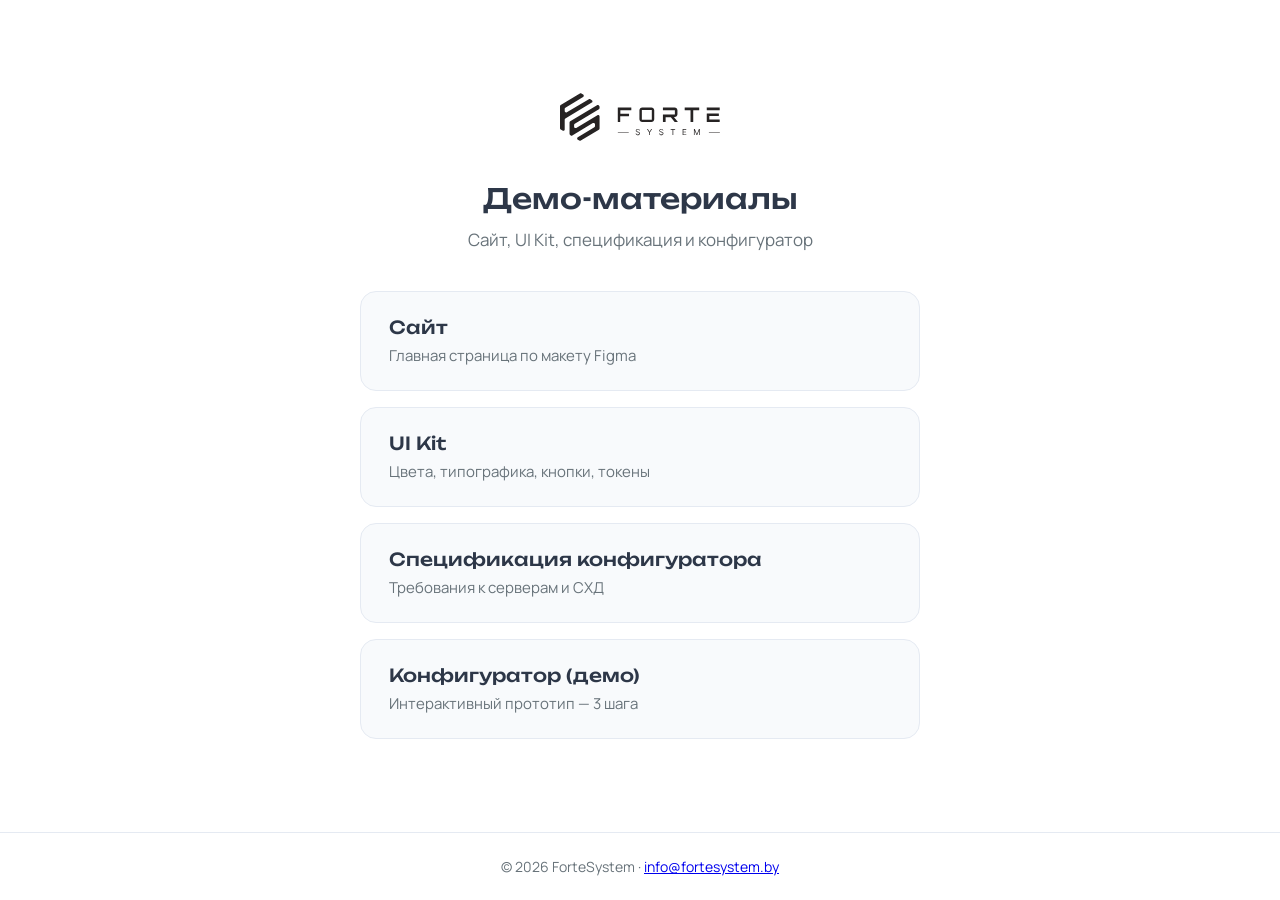
<file: hub.html>
<!DOCTYPE html>
<html lang="ru">
<head>
  <meta charset="UTF-8">
  <meta name="viewport" content="width=device-width, initial-scale=1.0">
  <title>Forte SYSTEM — Demo Hub</title>
  <link rel="icon" href="favicon.svg" type="image/svg+xml">
  <link rel="preconnect" href="https://fonts.googleapis.com">
  <link rel="preconnect" href="https://fonts.gstatic.com" crossorigin>
  <link href="https://fonts.googleapis.com/css2?family=Manrope:wght@400;500;600;700&family=Syne:wght@700&family=Unbounded:wght@400;500;600&display=swap" rel="stylesheet">
  <link rel="stylesheet" href="tokens.css">
  <style>
    *, *::before, *::after { box-sizing: border-box; margin: 0; padding: 0; }
    body {
      font-family: var(--font-family);
      color: var(--dark-gray);
      background: var(--white);
      min-height: 100vh;
      display: flex;
      flex-direction: column;
    }
    .page { flex: 1; display: flex; align-items: center; justify-content: center; padding: 48px 24px; }
    .hub { max-width: 560px; width: 100%; text-align: center; }
    .logo { display: inline-block; height: 48px; margin-bottom: 40px; }
    .logo img { height: 100%; width: auto; }
    .hub h1 { font-family: var(--font-family-display); font-size: 28px; font-weight: 500; color: var(--graphite); margin-bottom: 12px; }
    .hub p { font-size: 17px; color: var(--medium-gray); margin-bottom: 40px; }
    .links { display: flex; flex-direction: column; gap: 16px; }
    .link-card {
      display: block; padding: 24px 28px; background: var(--light-gray);
      border: 1px solid var(--border-gray); border-radius: 16px;
      text-decoration: none; text-align: left;
      transition: border-color 0.15s, box-shadow 0.15s;
    }
    .link-card:hover { border-color: var(--integra-blue); box-shadow: var(--soft-shadow); }
    .link-card h2 { font-family: var(--font-family-display); font-size: 18px; font-weight: 500; color: var(--graphite); margin-bottom: 6px; }
    .link-card span { font-size: 15px; color: var(--medium-gray); }
    .footer { padding: 24px; text-align: center; font-size: 14px; color: var(--medium-gray); border-top: 1px solid var(--border-gray); }
  </style>
</head>
<body>
  <main class="page">
    <div class="hub">
      <a class="logo" href="index.html"><img src="images/general/forte-logo-light.svg" alt="FORTE SYSTEM"></a>
      <h1>Демо-материалы</h1>
      <p>Сайт, UI Kit, спецификация и конфигуратор</p>
      <nav class="links">
        <a class="link-card" href="index.html"><h2>Сайт</h2><span>Главная страница по макету Figma</span></a>
        <a class="link-card" href="uikit.html"><h2>UI Kit</h2><span>Цвета, типографика, кнопки, токены</span></a>
        <a class="link-card" href="configurator_spec.html"><h2>Спецификация конфигуратора</h2><span>Требования к серверам и СХД</span></a>
        <a class="link-card" href="configurator_demo.html"><h2>Конфигуратор (демо)</h2><span>Интерактивный прототип — 3 шага</span></a>
      </nav>
    </div>
  </main>
  <footer class="footer">© 2026 ForteSystem · <a href="mailto:info@fortesystem.by">info@fortesystem.by</a></footer>
</body>
</html>
</file>
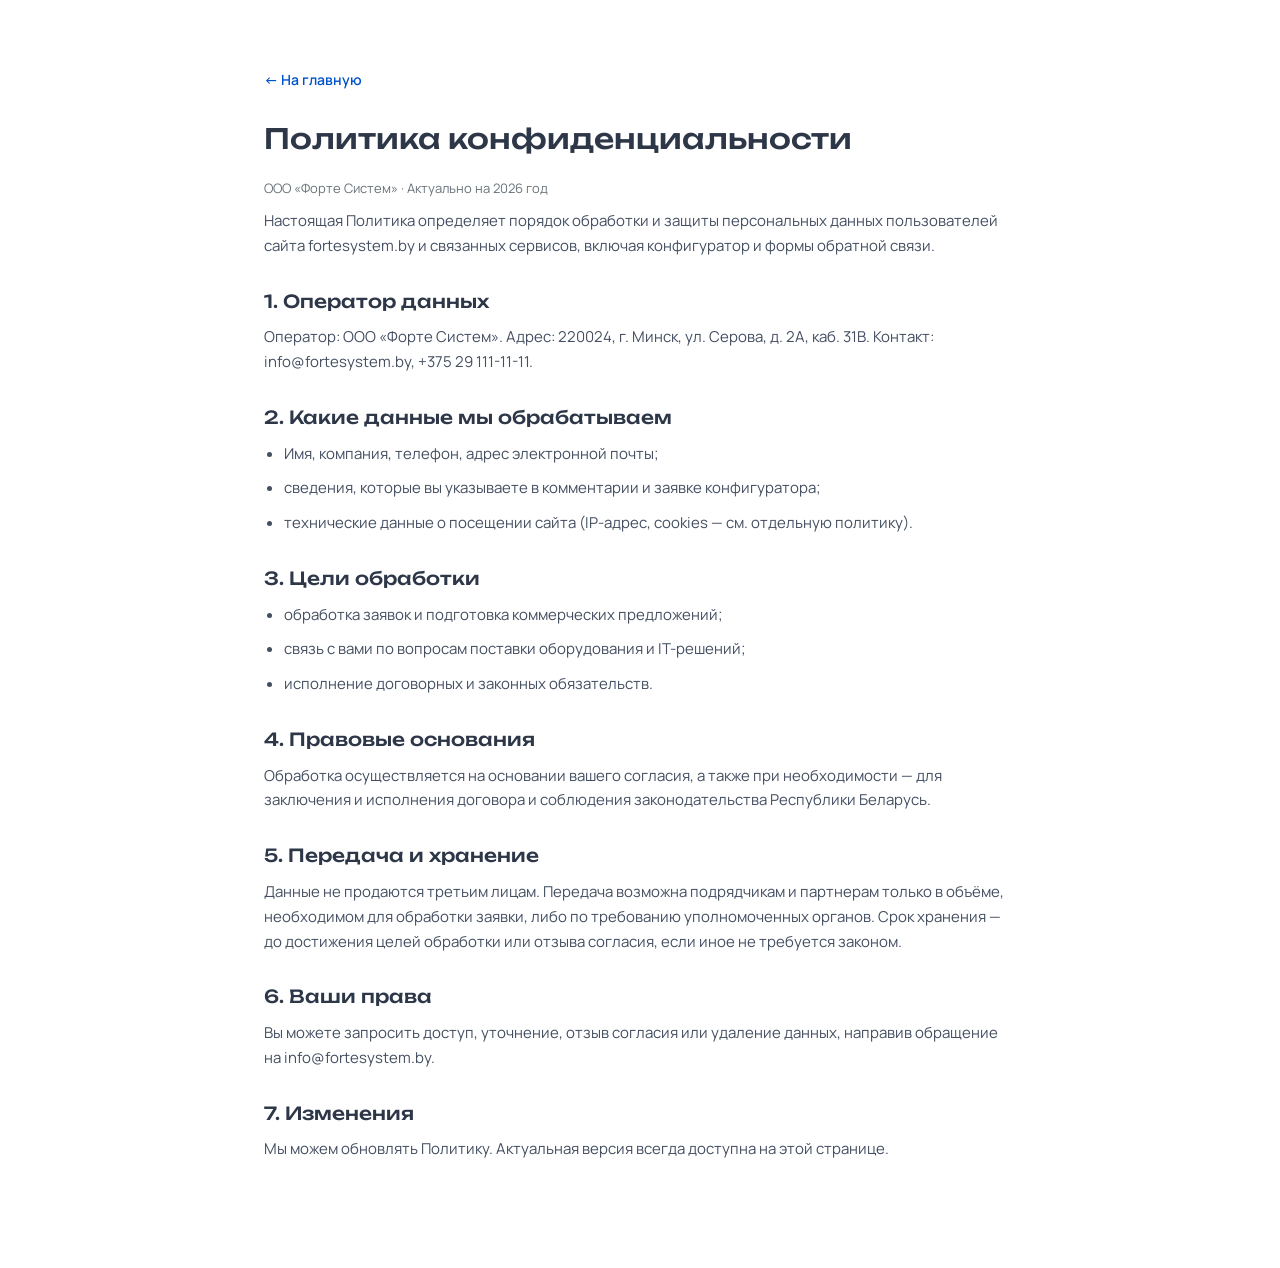
<file: privacy.html>
<!DOCTYPE html>
<html lang="ru">
<head>
  <meta charset="UTF-8">
  <meta name="viewport" content="width=device-width, initial-scale=1.0">
  <title>Политика конфиденциальности — Forte SYSTEM</title>
  <link rel="icon" href="favicon.svg" type="image/svg+xml">
  <link rel="preconnect" href="https://fonts.googleapis.com">
  <link rel="preconnect" href="https://fonts.gstatic.com" crossorigin>
  <link href="https://fonts.googleapis.com/css2?family=Manrope:wght@400;500;600;700&family=Unbounded:wght@400;500;600&display=swap" rel="stylesheet">
  <link rel="stylesheet" href="tokens.css">
  <link rel="stylesheet" href="site.css">
  <style>
    .policy { max-width: 800px; margin: 0 auto; padding: 64px 24px 96px; }
    .policy h1 { font-family: var(--font-family-display); font-size: 28px; font-weight: 500; color: var(--graphite); margin: 24px 0 16px; }
    .policy h2 { font-family: var(--font-family-display); font-size: 18px; font-weight: 500; color: var(--graphite); margin: 28px 0 10px; }
    .policy p, .policy li { font-size: 15px; line-height: 1.65; color: var(--dark-gray); margin-bottom: 10px; }
    .policy ul { padding-left: 20px; margin-bottom: 16px; }
    .policy .back { font-size: 14px; font-weight: 600; color: var(--integra-blue); text-decoration: none; }
    .policy .meta { font-size: 13px; color: var(--medium-gray); }
  </style>
</head>
<body>
  <main class="policy">
    <a class="back" href="index.html">← На главную</a>
    <h1>Политика конфиденциальности</h1>
    <p class="meta">ООО «Форте Систем» · Актуально на 2026 год</p>
    <p>Настоящая Политика определяет порядок обработки и защиты персональных данных пользователей сайта fortesystem.by и связанных сервисов, включая конфигуратор и формы обратной связи.</p>
    <h2>1. Оператор данных</h2>
    <p>Оператор: ООО «Форте Систем». Адрес: 220024, г. Минск, ул. Серова, д. 2А, каб. 31В. Контакт: <a href="mailto:info@fortesystem.by">info@fortesystem.by</a>, +375 29 111-11-11.</p>
    <h2>2. Какие данные мы обрабатываем</h2>
    <ul>
      <li>Имя, компания, телефон, адрес электронной почты;</li>
      <li>сведения, которые вы указываете в комментарии и заявке конфигуратора;</li>
      <li>технические данные о посещении сайта (IP-адрес, cookies — см. отдельную политику).</li>
    </ul>
    <h2>3. Цели обработки</h2>
    <ul>
      <li>обработка заявок и подготовка коммерческих предложений;</li>
      <li>связь с вами по вопросам поставки оборудования и IT-решений;</li>
      <li>исполнение договорных и законных обязательств.</li>
    </ul>
    <h2>4. Правовые основания</h2>
    <p>Обработка осуществляется на основании вашего согласия, а также при необходимости — для заключения и исполнения договора и соблюдения законодательства Республики Беларусь.</p>
    <h2>5. Передача и хранение</h2>
    <p>Данные не продаются третьим лицам. Передача возможна подрядчикам и партнерам только в объёме, необходимом для обработки заявки, либо по требованию уполномоченных органов. Срок хранения — до достижения целей обработки или отзыва согласия, если иное не требуется законом.</p>
    <h2>6. Ваши права</h2>
    <p>Вы можете запросить доступ, уточнение, отзыв согласия или удаление данных, направив обращение на <a href="mailto:info@fortesystem.by">info@fortesystem.by</a>.</p>
    <h2>7. Изменения</h2>
    <p>Мы можем обновлять Политику. Актуальная версия всегда доступна на этой странице.</p>
  </main>
</body>
</html>
</file>
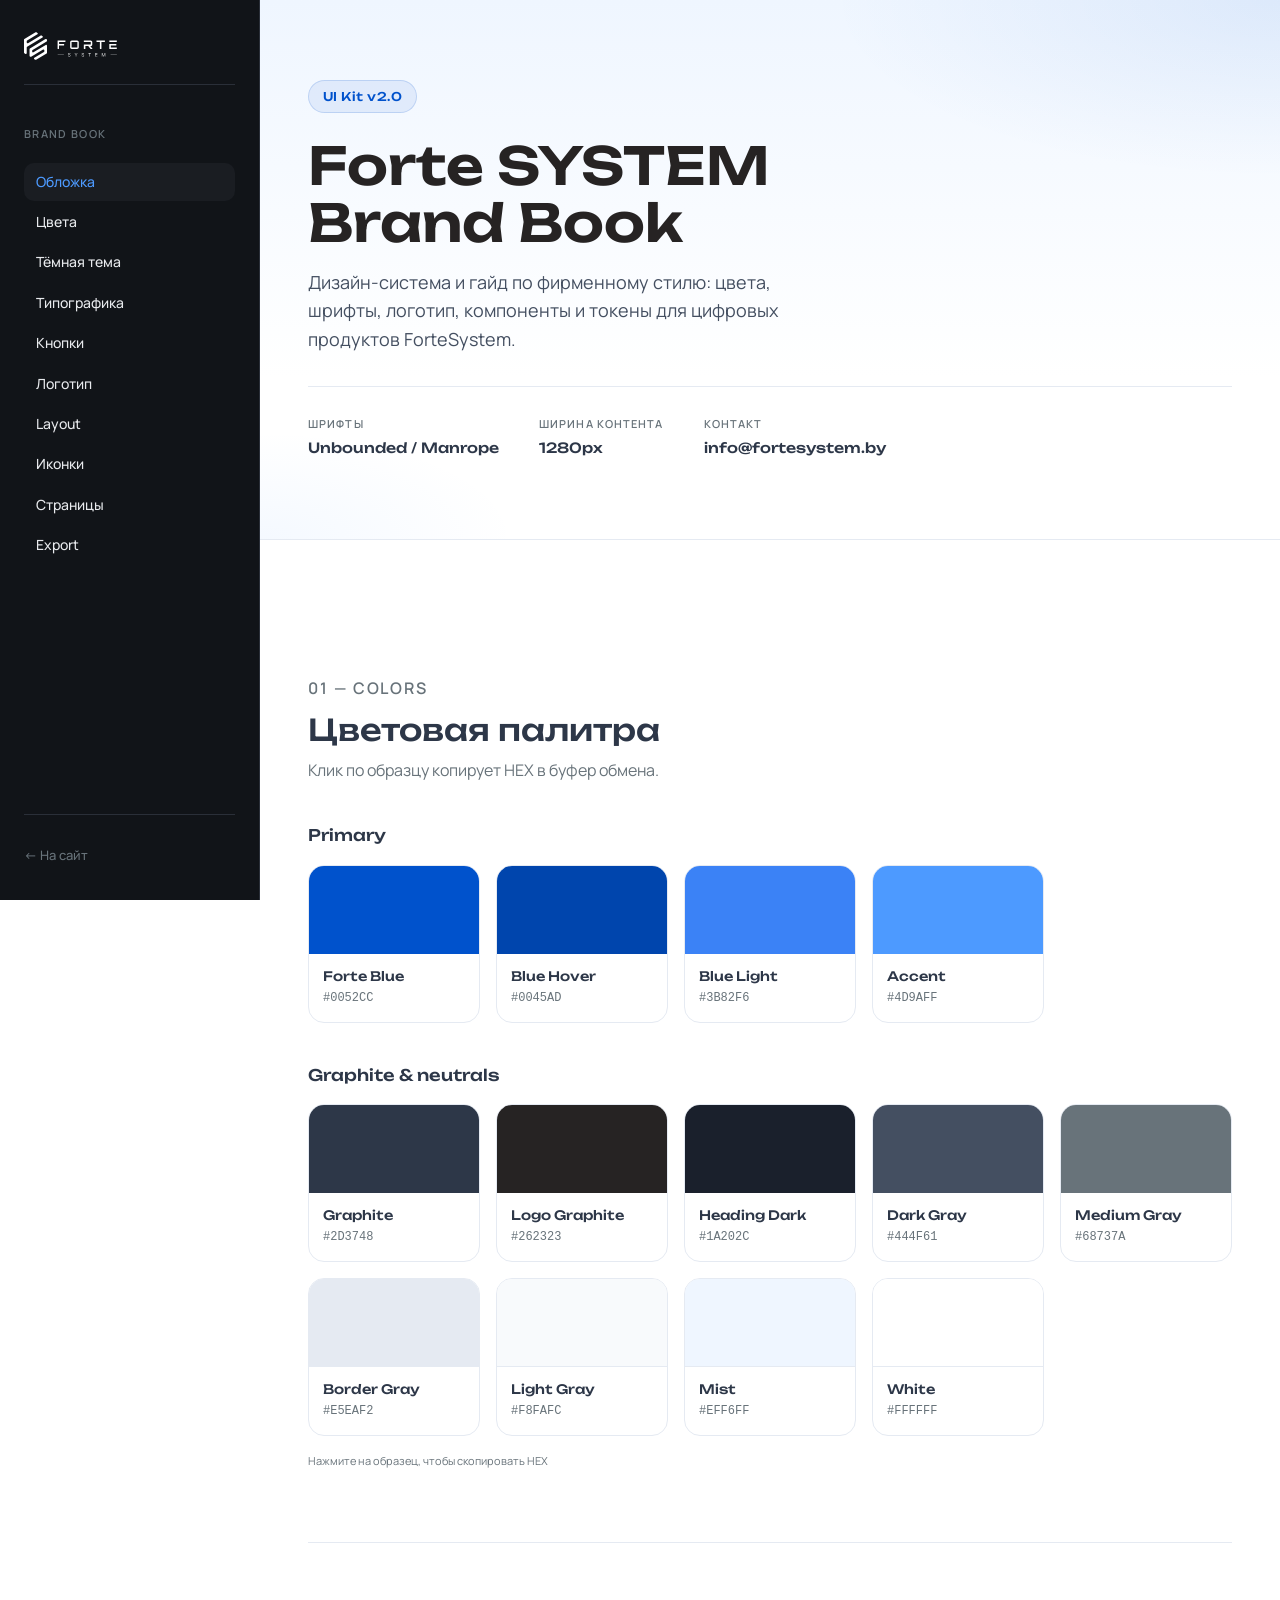
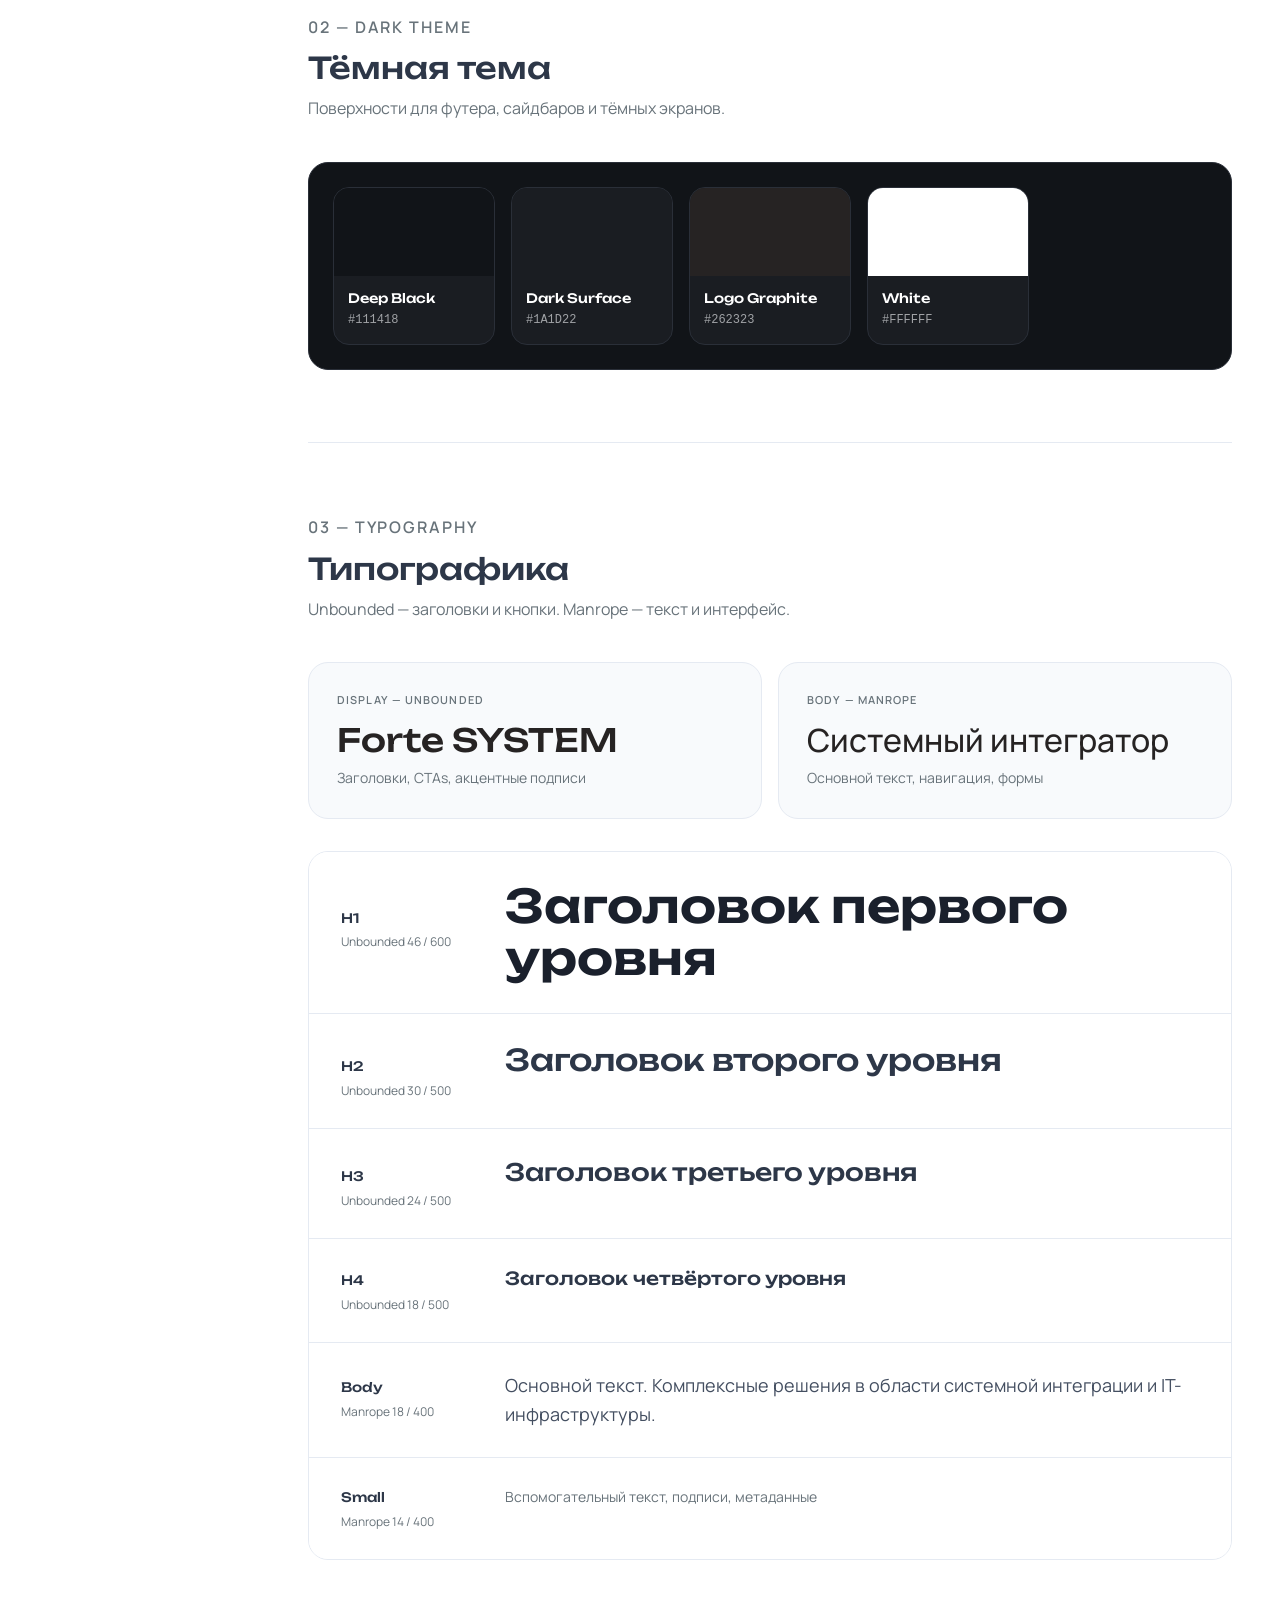
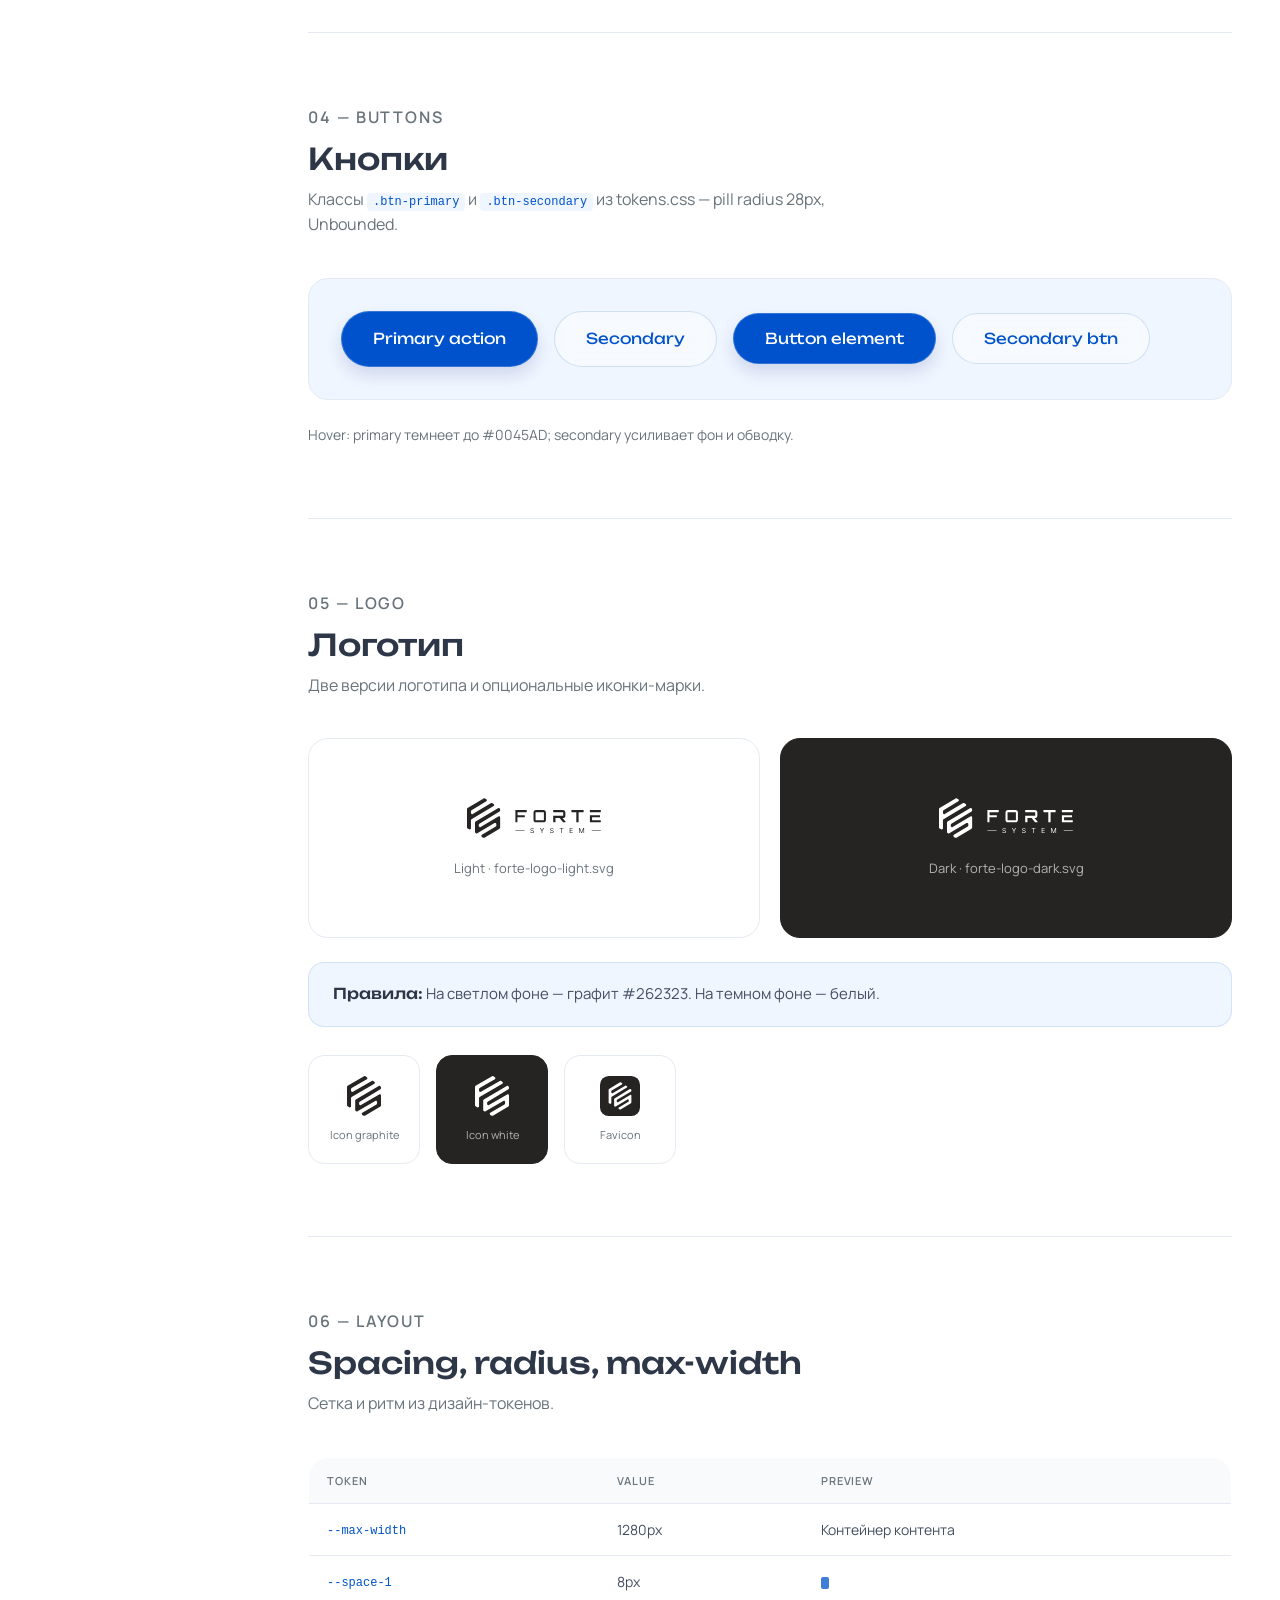
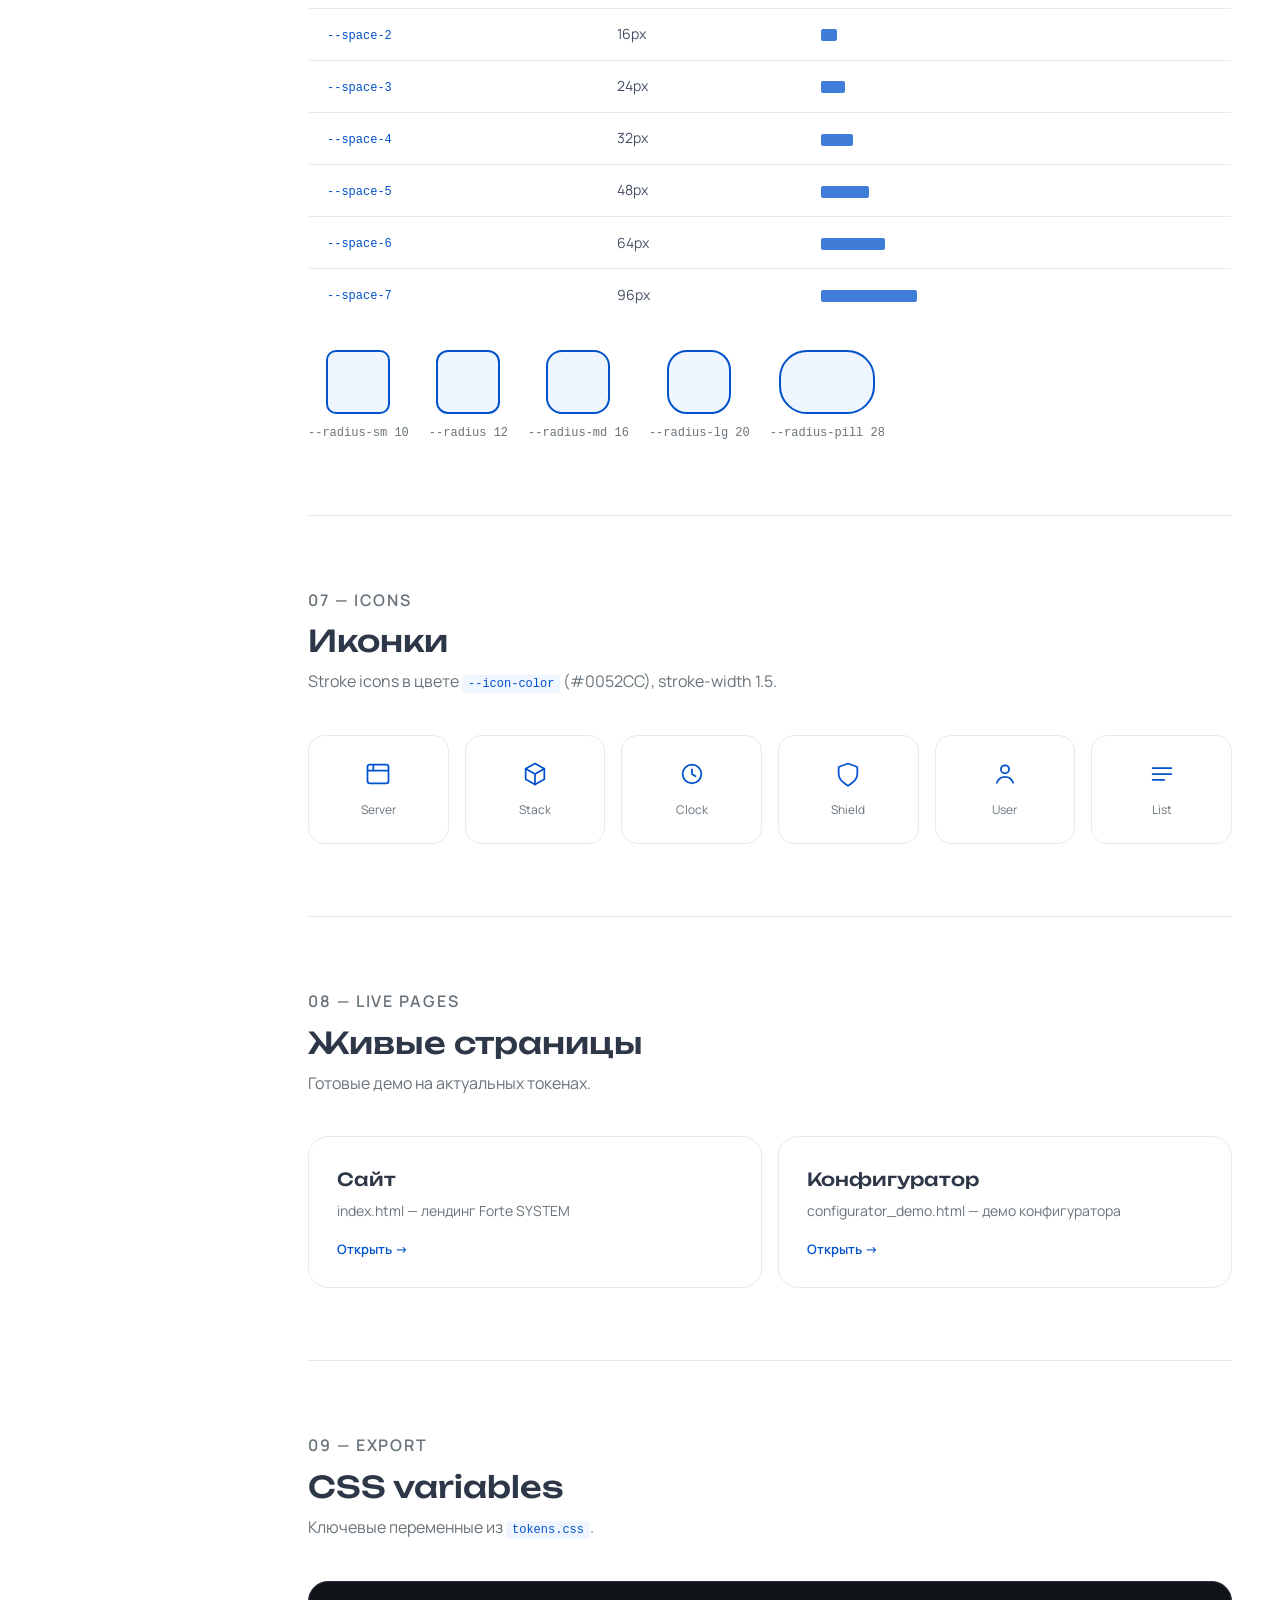
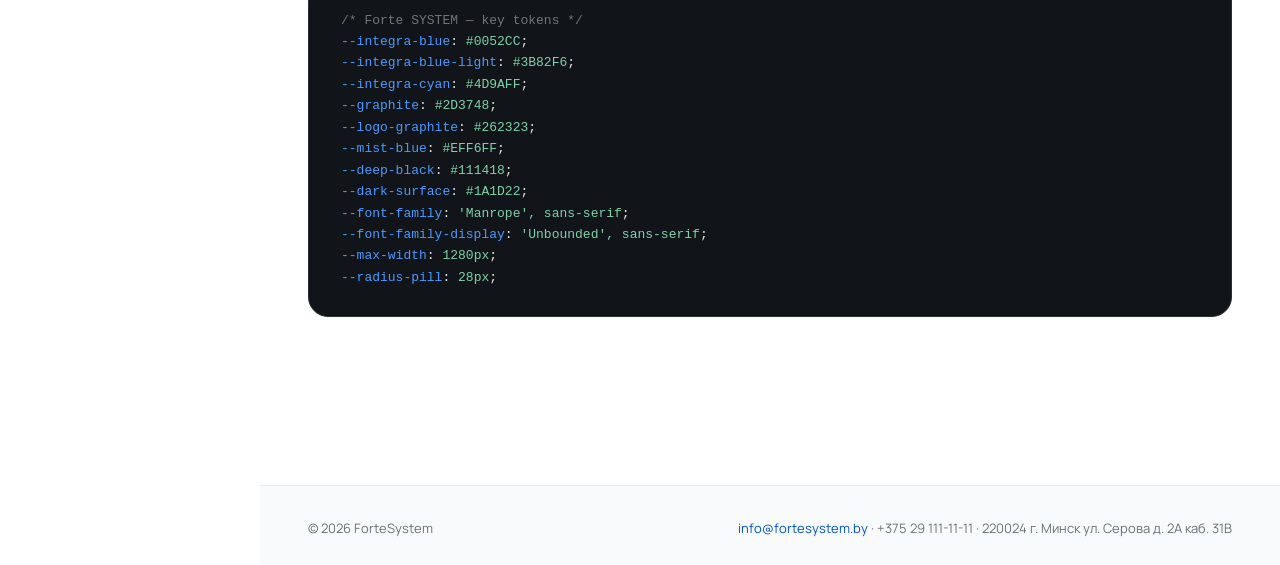
<file: uikit.html>
<!DOCTYPE html>
<html lang="ru">
<head>
  <meta charset="UTF-8">
  <meta name="viewport" content="width=device-width, initial-scale=1.0">
  <title>Forte SYSTEM — Brand Book / UI Kit</title>
  <meta name="description" content="Forte SYSTEM Brand Book and UI Kit v2.0 — colors, typography, logos, components.">
  <link rel="icon" href="favicon.svg" type="image/svg+xml">
  <link rel="preconnect" href="https://fonts.googleapis.com">
  <link rel="preconnect" href="https://fonts.gstatic.com" crossorigin>
  <link href="https://fonts.googleapis.com/css2?family=Manrope:wght@400;500;600;700&family=Unbounded:wght@400;500;600;700&display=swap" rel="stylesheet">
  <link rel="stylesheet" href="tokens.css">
  <style>
    *, *::before, *::after { box-sizing: border-box; margin: 0; padding: 0; }

    html { scroll-behavior: smooth; }

    body {
      font-family: var(--font-family);
      font-size: var(--font-size-body);
      line-height: var(--line-height-body);
      color: var(--color-text);
      background: var(--white);
    }

    /* ── Layout ── */
    .layout {
      display: grid;
      grid-template-columns: 260px 1fr;
      min-height: 100vh;
    }

    .sidebar {
      position: sticky;
      top: 0;
      height: 100vh;
      background: var(--deep-black);
      color: var(--dark-text);
      padding: 32px 24px;
      overflow-y: auto;
      border-right: 1px solid var(--dark-border);
      display: flex;
      flex-direction: column;
      gap: 8px;
    }

    .sidebar-logo {
      margin-bottom: 24px;
      padding-bottom: 24px;
      border-bottom: 1px solid var(--dark-border);
    }

    .sidebar-logo img {
      height: 28px;
      width: auto;
      display: block;
    }

    .sidebar-label {
      font-family: var(--font-family);
      font-size: 11px;
      font-weight: 600;
      letter-spacing: 0.12em;
      text-transform: uppercase;
      color: var(--medium-gray);
      margin-bottom: 12px;
      margin-top: 8px;
    }

    .nav-list { list-style: none; }

    .nav-list li { margin-bottom: 2px; }

    .nav-list a {
      display: block;
      padding: 8px 12px;
      border-radius: var(--radius-sm);
      font-size: 14px;
      font-weight: 500;
      color: var(--dark-text);
      text-decoration: none;
      transition: background 0.15s, color 0.15s;
    }

    .nav-list a:hover,
    .nav-list a.active {
      background: var(--dark-surface);
      color: var(--integra-cyan);
    }

    .sidebar-back {
      margin-top: auto;
      padding-top: 24px;
      border-top: 1px solid var(--dark-border);
    }

    .sidebar-back a {
      display: inline-flex;
      align-items: center;
      gap: 8px;
      font-size: 13px;
      font-weight: 500;
      color: var(--medium-gray);
      text-decoration: none;
      transition: color 0.15s;
    }

    .sidebar-back a:hover { color: var(--white); }

    .main { min-width: 0; }

    .content {
      max-width: var(--max-width);
      margin: 0 auto;
      padding: 64px 48px 96px;
    }

    /* ── Cover ── */
    .cover {
      background:
        radial-gradient(ellipse 80% 60% at 100% 0%, rgba(0, 82, 204, 0.08), transparent 55%),
        radial-gradient(ellipse 50% 40% at 0% 100%, rgba(77, 154, 255, 0.06), transparent 50%),
        linear-gradient(180deg, var(--mist-blue) 0%, var(--white) 70%);
      border-bottom: 1px solid var(--border-gray);
      padding: 80px 48px;
    }

    .cover-inner {
      max-width: var(--max-width);
      margin: 0 auto;
    }

    .cover-badge {
      display: inline-flex;
      align-items: center;
      gap: 8px;
      padding: 6px 14px;
      margin-bottom: 24px;
      font-family: var(--font-family-display);
      font-size: 12px;
      font-weight: 500;
      letter-spacing: 0.04em;
      color: var(--integra-blue);
      background: rgba(0, 82, 204, 0.08);
      border: 1px solid rgba(0, 82, 204, 0.16);
      border-radius: var(--radius-pill);
    }

    .cover h1 {
      font-family: var(--font-family-display);
      font-size: clamp(36px, 5vw, 52px);
      font-weight: 600;
      line-height: 1.1;
      color: var(--logo-graphite);
      margin-bottom: 16px;
    }

    .cover-lead {
      font-size: 18px;
      color: var(--dark-gray);
      max-width: 520px;
      margin-bottom: 32px;
    }

    .cover-meta {
      display: flex;
      flex-wrap: wrap;
      gap: 24px 40px;
      padding-top: 28px;
      border-top: 1px solid var(--border-gray);
    }

    .cover-meta dt {
      font-size: 11px;
      font-weight: 600;
      letter-spacing: 0.1em;
      text-transform: uppercase;
      color: var(--medium-gray);
      margin-bottom: 4px;
    }

    .cover-meta dd {
      font-family: var(--font-family-display);
      font-size: 14px;
      font-weight: 500;
      color: var(--graphite);
    }

    /* ── Sections ── */
    .section {
      padding: 72px 0;
      border-bottom: 1px solid var(--border-gray);
    }

    .section:last-of-type { border-bottom: none; }

    .section-header {
      margin-bottom: 40px;
    }

    .section-eyebrow {
      font-size: 11px;
      font-weight: 600;
      letter-spacing: 0.12em;
      text-transform: uppercase;
      color: var(--integra-blue);
      margin-bottom: 10px;
    }

    .section-header h2 {
      font-family: var(--font-family-display);
      font-size: var(--font-size-h2);
      font-weight: 500;
      color: var(--graphite);
      line-height: var(--line-height-heading);
      margin-bottom: 10px;
    }

    .section-header p {
      font-size: 16px;
      color: var(--medium-gray);
      max-width: 560px;
    }

    /* ── Color swatches ── */
    .swatch-grid {
      display: grid;
      grid-template-columns: repeat(auto-fill, minmax(160px, 1fr));
      gap: 16px;
    }

    .swatch {
      border: 1px solid var(--border-gray);
      border-radius: var(--radius-md);
      overflow: hidden;
      cursor: pointer;
      background: var(--white);
      transition: transform 0.15s, box-shadow 0.15s;
      text-align: left;
      font: inherit;
      padding: 0;
      width: 100%;
    }

    .swatch:hover {
      transform: translateY(-2px);
      box-shadow: var(--soft-shadow);
    }

    .swatch:focus-visible {
      outline: 2px solid var(--integra-blue);
      outline-offset: 2px;
    }

    .swatch-chip {
      height: 88px;
      width: 100%;
    }

    .swatch-info {
      padding: 12px 14px 14px;
    }

    .swatch-name {
      font-family: var(--font-family-display);
      font-size: 13px;
      font-weight: 500;
      color: var(--graphite);
      margin-bottom: 2px;
    }

    .swatch-hex {
      font-size: 12px;
      font-family: ui-monospace, SFMono-Regular, Menlo, monospace;
      color: var(--medium-gray);
      text-transform: uppercase;
    }

    .swatch-hint {
      font-size: 11px;
      color: var(--medium-gray);
      margin-top: 16px;
    }

    .subsection-title {
      font-family: var(--font-family-display);
      font-size: 16px;
      font-weight: 500;
      color: var(--graphite);
      margin: 40px 0 16px;
    }

    .swatch-grid--dark {
      background: var(--deep-black);
      padding: 24px;
      border-radius: var(--radius-lg);
      border: 1px solid var(--dark-border);
    }

    .swatch-grid--dark .swatch {
      border-color: var(--dark-border);
      background: var(--dark-surface);
    }

    .swatch-grid--dark .swatch-name { color: var(--white); }
    .swatch-grid--dark .swatch-hex { color: rgba(232, 234, 237, 0.65); }

    /* ── Typography ── */
    .type-scale {
      display: flex;
      flex-direction: column;
      gap: 0;
      border: 1px solid var(--border-gray);
      border-radius: var(--radius-lg);
      overflow: hidden;
    }

    .type-row {
      display: grid;
      grid-template-columns: 140px 1fr;
      gap: 24px;
      align-items: baseline;
      padding: 28px 32px;
      border-bottom: 1px solid var(--border-gray);
      background: var(--white);
    }

    .type-row:last-child { border-bottom: none; }

    .type-meta {
      font-size: 12px;
      color: var(--medium-gray);
    }

    .type-meta strong {
      display: block;
      font-family: var(--font-family-display);
      font-size: 13px;
      font-weight: 500;
      color: var(--graphite);
      margin-bottom: 4px;
    }

    .font-pair {
      display: grid;
      grid-template-columns: 1fr 1fr;
      gap: 16px;
      margin-bottom: 32px;
    }

    .font-card {
      padding: 28px;
      border: 1px solid var(--border-gray);
      border-radius: var(--radius-lg);
      background: var(--light-gray);
    }

    .font-card h3 {
      font-size: 11px;
      font-weight: 600;
      letter-spacing: 0.1em;
      text-transform: uppercase;
      color: var(--medium-gray);
      margin-bottom: 12px;
    }

    .font-card .specimen {
      font-size: 32px;
      line-height: 1.2;
      color: var(--logo-graphite);
      margin-bottom: 8px;
    }

    .font-card.unbounded .specimen {
      font-family: var(--font-family-display);
      font-weight: 500;
    }

    .font-card.manrope .specimen {
      font-family: var(--font-family);
      font-weight: 500;
    }

    .font-card p {
      font-size: 14px;
      color: var(--medium-gray);
    }

    /* ── Buttons ── */
    .btn-row {
      display: flex;
      flex-wrap: wrap;
      gap: 16px;
      align-items: center;
      margin-bottom: 24px;
    }

    .btn-row--on-mist {
      padding: 32px;
      background: var(--mist-blue);
      border-radius: var(--radius-lg);
      border: 1px solid var(--border-gray);
    }

    .btn-note {
      font-size: 14px;
      color: var(--medium-gray);
    }

    code.inline {
      font-family: ui-monospace, SFMono-Regular, Menlo, monospace;
      font-size: 12px;
      padding: 2px 6px;
      background: var(--mist-blue);
      color: var(--integra-blue);
      border-radius: 4px;
    }

    /* ── Logo ── */
    .logo-grid {
      display: grid;
      grid-template-columns: 1fr 1fr;
      gap: 20px;
      margin-bottom: 24px;
    }

    .logo-card {
      display: flex;
      flex-direction: column;
      align-items: center;
      justify-content: center;
      gap: 20px;
      min-height: 200px;
      padding: 40px 32px;
      border-radius: var(--radius-lg);
      border: 1px solid var(--border-gray);
    }

    .logo-card--light {
      background: var(--white);
    }

    .logo-card--dark {
      background: var(--logo-graphite);
      border-color: var(--logo-graphite);
    }

    .logo-card img {
      height: 40px;
      width: auto;
      max-width: 100%;
    }

    .logo-card-label {
      font-size: 13px;
      color: var(--medium-gray);
      text-align: center;
    }

    .logo-card--dark .logo-card-label {
      color: rgba(255, 255, 255, 0.65);
    }

    .logo-rules {
      padding: 20px 24px;
      background: var(--mist-blue);
      border-radius: var(--radius-md);
      border: 1px solid rgba(0, 82, 204, 0.12);
      font-size: 15px;
      color: var(--dark-gray);
      line-height: 1.5;
    }

    .logo-rules strong {
      font-family: var(--font-family-display);
      font-weight: 500;
      color: var(--graphite);
    }

    .icon-row {
      display: flex;
      flex-wrap: wrap;
      gap: 16px;
      margin-top: 28px;
    }

    .icon-tile {
      display: flex;
      flex-direction: column;
      align-items: center;
      gap: 10px;
      padding: 20px;
      width: 112px;
      border: 1px solid var(--border-gray);
      border-radius: var(--radius-md);
      background: var(--white);
    }

    .icon-tile img {
      width: 40px;
      height: 40px;
      object-fit: contain;
    }

    .icon-tile span {
      font-size: 11px;
      color: var(--medium-gray);
      text-align: center;
    }

    /* ── Layout tokens ── */
    .token-table {
      width: 100%;
      border-collapse: collapse;
      font-size: 14px;
      border: 1px solid var(--border-gray);
      border-radius: var(--radius-lg);
      overflow: hidden;
    }

    .token-table th,
    .token-table td {
      padding: 14px 18px;
      text-align: left;
      border-bottom: 1px solid var(--border-gray);
    }

    .token-table th {
      font-size: 11px;
      font-weight: 600;
      letter-spacing: 0.08em;
      text-transform: uppercase;
      color: var(--medium-gray);
      background: var(--light-gray);
    }

    .token-table tr:last-child td { border-bottom: none; }

    .token-table code {
      font-family: ui-monospace, SFMono-Regular, Menlo, monospace;
      font-size: 12px;
      color: var(--integra-blue);
    }

    .space-bar {
      display: inline-block;
      height: 12px;
      background: var(--integra-blue);
      border-radius: 2px;
      opacity: 0.75;
      vertical-align: middle;
    }

    .radius-demo {
      display: flex;
      flex-wrap: wrap;
      gap: 20px;
      margin-top: 28px;
    }

    .radius-item {
      display: flex;
      flex-direction: column;
      align-items: center;
      gap: 10px;
    }

    .radius-box {
      width: 64px;
      height: 64px;
      background: var(--mist-blue);
      border: 2px solid var(--integra-blue);
    }

    .radius-item span {
      font-size: 12px;
      color: var(--medium-gray);
      font-family: ui-monospace, SFMono-Regular, Menlo, monospace;
    }

    /* ── Icons (stroke) ── */
    .icon-demo-grid {
      display: grid;
      grid-template-columns: repeat(auto-fill, minmax(120px, 1fr));
      gap: 16px;
    }

    .icon-demo {
      display: flex;
      flex-direction: column;
      align-items: center;
      gap: 12px;
      padding: 24px 16px;
      border: 1px solid var(--border-gray);
      border-radius: var(--radius-md);
      background: var(--white);
    }

    .icon-demo svg {
      width: 28px;
      height: 28px;
      stroke: var(--icon-color);
      fill: none;
      stroke-width: var(--icon-stroke-width);
      stroke-linecap: round;
      stroke-linejoin: round;
    }

    .icon-demo span {
      font-size: 12px;
      color: var(--medium-gray);
    }

    /* ── Live links ── */
    .link-cards {
      display: grid;
      grid-template-columns: 1fr 1fr;
      gap: 16px;
    }

    .link-card {
      display: block;
      padding: 28px;
      border: 1px solid var(--border-gray);
      border-radius: var(--radius-lg);
      text-decoration: none;
      background: var(--white);
      transition: border-color 0.15s, box-shadow 0.15s, transform 0.15s;
    }

    .link-card:hover {
      border-color: rgba(0, 82, 204, 0.28);
      box-shadow: var(--soft-shadow);
      transform: translateY(-2px);
    }

    .link-card h3 {
      font-family: var(--font-family-display);
      font-size: 18px;
      font-weight: 500;
      color: var(--graphite);
      margin-bottom: 6px;
    }

    .link-card p {
      font-size: 14px;
      color: var(--medium-gray);
    }

    .link-card .arrow {
      margin-top: 16px;
      font-size: 13px;
      font-weight: 600;
      color: var(--integra-blue);
    }

    /* ── Export ── */
    .export-block {
      position: relative;
      background: var(--deep-black);
      color: var(--dark-text);
      border-radius: var(--radius-lg);
      padding: 28px 32px;
      overflow-x: auto;
      border: 1px solid var(--dark-border);
    }

    .export-block pre {
      font-family: ui-monospace, SFMono-Regular, Menlo, monospace;
      font-size: 13px;
      line-height: 1.65;
      white-space: pre;
      margin: 0;
    }

    .export-block .c-key { color: var(--integra-cyan); }
    .export-block .c-val { color: #7dd3a8; }
    .export-block .c-comment { color: rgba(232, 234, 237, 0.45); }

    /* ── Footer ── */
    .kit-footer {
      padding: 32px 48px;
      border-top: 1px solid var(--border-gray);
      background: var(--light-gray);
    }

    .kit-footer-inner {
      max-width: var(--max-width);
      margin: 0 auto;
      display: flex;
      flex-wrap: wrap;
      justify-content: space-between;
      gap: 16px;
      font-size: 13px;
      color: var(--medium-gray);
    }

    .kit-footer a {
      color: var(--integra-blue);
      text-decoration: none;
    }

    .kit-footer a:hover { text-decoration: underline; }

    /* ── Toast ── */
    .toast {
      position: fixed;
      bottom: 28px;
      right: 28px;
      padding: 12px 20px;
      background: var(--logo-graphite);
      color: var(--white);
      font-family: var(--font-family-display);
      font-size: 13px;
      font-weight: 500;
      border-radius: var(--radius-pill);
      box-shadow: var(--btn-shadow);
      opacity: 0;
      transform: translateY(8px);
      pointer-events: none;
      transition: opacity 0.2s, transform 0.2s;
      z-index: 100;
    }

    .toast.show {
      opacity: 1;
      transform: translateY(0);
    }

    /* ── Responsive ── */
    @media (max-width: 900px) {
      .layout {
        grid-template-columns: 1fr;
      }

      .sidebar {
        position: relative;
        height: auto;
        border-right: none;
        border-bottom: 1px solid var(--dark-border);
      }

      .sidebar-back {
        margin-top: 16px;
      }

      .cover { padding: 48px 24px; }
      .content { padding: 40px 24px 64px; }
      .kit-footer { padding: 24px; }

      .font-pair,
      .logo-grid,
      .link-cards {
        grid-template-columns: 1fr;
      }

      .type-row {
        grid-template-columns: 1fr;
        gap: 8px;
        padding: 20px;
      }
    }
  </style>
</head>
<body>
  <div class="layout">
    <aside class="sidebar" aria-label="Навигация Brand Book">
      <div class="sidebar-logo">
        <a href="index.html" aria-label="Forte SYSTEM — на сайт">
          <img src="images/general/forte-logo-dark.svg" alt="Forte SYSTEM">
        </a>
      </div>

      <p class="sidebar-label">Brand Book</p>
      <ul class="nav-list">
        <li><a href="#cover">Обложка</a></li>
        <li><a href="#colors">Цвета</a></li>
        <li><a href="#dark">Тёмная тема</a></li>
        <li><a href="#typography">Типографика</a></li>
        <li><a href="#buttons">Кнопки</a></li>
        <li><a href="#logo">Логотип</a></li>
        <li><a href="#layout">Layout</a></li>
        <li><a href="#icons">Иконки</a></li>
        <li><a href="#pages">Страницы</a></li>
        <li><a href="#export">Export</a></li>
      </ul>

      <div class="sidebar-back">
        <a href="index.html">← На сайт</a>
      </div>
    </aside>

    <div class="main">
      <!-- Cover -->
      <header class="cover" id="cover">
        <div class="cover-inner">
          <span class="cover-badge">UI Kit v2.0</span>
          <h1>Forte SYSTEM<br>Brand Book</h1>
          <p class="cover-lead">
            Дизайн-система и гайд по фирменному стилю: цвета, шрифты, логотип, компоненты и токены для цифровых продуктов ForteSystem.
          </p>
          <dl class="cover-meta">
            <div>
              <dt>Шрифты</dt>
              <dd>Unbounded / Manrope</dd>
            </div>
            <div>
              <dt>Ширина контента</dt>
              <dd>1280px</dd>
            </div>
            <div>
              <dt>Контакт</dt>
              <dd>info@fortesystem.by</dd>
            </div>
          </dl>
        </div>
      </header>

      <div class="content">
        <!-- Colors -->
        <section class="section" id="colors">
          <div class="section-header">
            <p class="section-eyebrow">01 — Colors</p>
            <h2>Цветовая палитра</h2>
            <p>Клик по образцу копирует HEX в буфер обмена.</p>
          </div>

          <h3 class="subsection-title">Primary</h3>
          <div class="swatch-grid">
            <button type="button" class="swatch" data-hex="#0052CC" aria-label="Скопировать Forte Blue #0052CC">
              <div class="swatch-chip" style="background:#0052CC"></div>
              <div class="swatch-info">
                <div class="swatch-name">Forte Blue</div>
                <div class="swatch-hex">#0052CC</div>
              </div>
            </button>
            <button type="button" class="swatch" data-hex="#0045AD" aria-label="Скопировать Blue Hover #0045AD">
              <div class="swatch-chip" style="background:#0045AD"></div>
              <div class="swatch-info">
                <div class="swatch-name">Blue Hover</div>
                <div class="swatch-hex">#0045AD</div>
              </div>
            </button>
            <button type="button" class="swatch" data-hex="#3B82F6" aria-label="Скопировать Blue Light #3B82F6">
              <div class="swatch-chip" style="background:#3B82F6"></div>
              <div class="swatch-info">
                <div class="swatch-name">Blue Light</div>
                <div class="swatch-hex">#3B82F6</div>
              </div>
            </button>
            <button type="button" class="swatch" data-hex="#4D9AFF" aria-label="Скопировать Accent #4D9AFF">
              <div class="swatch-chip" style="background:#4D9AFF"></div>
              <div class="swatch-info">
                <div class="swatch-name">Accent</div>
                <div class="swatch-hex">#4D9AFF</div>
              </div>
            </button>
          </div>

          <h3 class="subsection-title">Graphite &amp; neutrals</h3>
          <div class="swatch-grid">
            <button type="button" class="swatch" data-hex="#2D3748" aria-label="Скопировать Graphite #2D3748">
              <div class="swatch-chip" style="background:#2D3748"></div>
              <div class="swatch-info">
                <div class="swatch-name">Graphite</div>
                <div class="swatch-hex">#2D3748</div>
              </div>
            </button>
            <button type="button" class="swatch" data-hex="#262323" aria-label="Скопировать Logo Graphite #262323">
              <div class="swatch-chip" style="background:#262323"></div>
              <div class="swatch-info">
                <div class="swatch-name">Logo Graphite</div>
                <div class="swatch-hex">#262323</div>
              </div>
            </button>
            <button type="button" class="swatch" data-hex="#1A202C" aria-label="Скопировать Heading Dark #1A202C">
              <div class="swatch-chip" style="background:#1A202C"></div>
              <div class="swatch-info">
                <div class="swatch-name">Heading Dark</div>
                <div class="swatch-hex">#1A202C</div>
              </div>
            </button>
            <button type="button" class="swatch" data-hex="#444F61" aria-label="Скопировать Dark Gray #444F61">
              <div class="swatch-chip" style="background:#444F61"></div>
              <div class="swatch-info">
                <div class="swatch-name">Dark Gray</div>
                <div class="swatch-hex">#444F61</div>
              </div>
            </button>
            <button type="button" class="swatch" data-hex="#68737A" aria-label="Скопировать Medium Gray #68737A">
              <div class="swatch-chip" style="background:#68737A"></div>
              <div class="swatch-info">
                <div class="swatch-name">Medium Gray</div>
                <div class="swatch-hex">#68737A</div>
              </div>
            </button>
            <button type="button" class="swatch" data-hex="#E5EAF2" aria-label="Скопировать Border Gray #E5EAF2">
              <div class="swatch-chip" style="background:#E5EAF2"></div>
              <div class="swatch-info">
                <div class="swatch-name">Border Gray</div>
                <div class="swatch-hex">#E5EAF2</div>
              </div>
            </button>
            <button type="button" class="swatch" data-hex="#F8FAFC" aria-label="Скопировать Light Gray #F8FAFC">
              <div class="swatch-chip" style="background:#F8FAFC; border-bottom:1px solid #E5EAF2"></div>
              <div class="swatch-info">
                <div class="swatch-name">Light Gray</div>
                <div class="swatch-hex">#F8FAFC</div>
              </div>
            </button>
            <button type="button" class="swatch" data-hex="#EFF6FF" aria-label="Скопировать Mist #EFF6FF">
              <div class="swatch-chip" style="background:#EFF6FF; border-bottom:1px solid #E5EAF2"></div>
              <div class="swatch-info">
                <div class="swatch-name">Mist</div>
                <div class="swatch-hex">#EFF6FF</div>
              </div>
            </button>
            <button type="button" class="swatch" data-hex="#FFFFFF" aria-label="Скопировать White #FFFFFF">
              <div class="swatch-chip" style="background:#FFFFFF; border-bottom:1px solid #E5EAF2"></div>
              <div class="swatch-info">
                <div class="swatch-name">White</div>
                <div class="swatch-hex">#FFFFFF</div>
              </div>
            </button>
          </div>
          <p class="swatch-hint">Нажмите на образец, чтобы скопировать HEX</p>
        </section>

        <!-- Dark theme -->
        <section class="section" id="dark">
          <div class="section-header">
            <p class="section-eyebrow">02 — Dark theme</p>
            <h2>Тёмная тема</h2>
            <p>Поверхности для футера, сайдбаров и тёмных экранов.</p>
          </div>

          <div class="swatch-grid swatch-grid--dark">
            <button type="button" class="swatch" data-hex="#111418" aria-label="Скопировать Deep Black #111418">
              <div class="swatch-chip" style="background:#111418"></div>
              <div class="swatch-info">
                <div class="swatch-name">Deep Black</div>
                <div class="swatch-hex">#111418</div>
              </div>
            </button>
            <button type="button" class="swatch" data-hex="#1A1D22" aria-label="Скопировать Dark Surface #1A1D22">
              <div class="swatch-chip" style="background:#1A1D22"></div>
              <div class="swatch-info">
                <div class="swatch-name">Dark Surface</div>
                <div class="swatch-hex">#1A1D22</div>
              </div>
            </button>
            <button type="button" class="swatch" data-hex="#262323" aria-label="Скопировать Logo Graphite #262323">
              <div class="swatch-chip" style="background:#262323"></div>
              <div class="swatch-info">
                <div class="swatch-name">Logo Graphite</div>
                <div class="swatch-hex">#262323</div>
              </div>
            </button>
            <button type="button" class="swatch" data-hex="#FFFFFF" aria-label="Скопировать White #FFFFFF">
              <div class="swatch-chip" style="background:#FFFFFF"></div>
              <div class="swatch-info">
                <div class="swatch-name">White</div>
                <div class="swatch-hex">#FFFFFF</div>
              </div>
            </button>
          </div>
        </section>

        <!-- Typography -->
        <section class="section" id="typography">
          <div class="section-header">
            <p class="section-eyebrow">03 — Typography</p>
            <h2>Типографика</h2>
            <p>Unbounded — заголовки и кнопки. Manrope — текст и интерфейс.</p>
          </div>

          <div class="font-pair">
            <div class="font-card unbounded">
              <h3>Display — Unbounded</h3>
              <div class="specimen">Forte SYSTEM</div>
              <p>Заголовки, CTAs, акцентные подписи</p>
            </div>
            <div class="font-card manrope">
              <h3>Body — Manrope</h3>
              <div class="specimen">Системный интегратор</div>
              <p>Основной текст, навигация, формы</p>
            </div>
          </div>

          <div class="type-scale">
            <div class="type-row">
              <div class="type-meta">
                <strong>H1</strong>
                Unbounded 46 / 600
              </div>
              <div class="text-h1">Заголовок первого уровня</div>
            </div>
            <div class="type-row">
              <div class="type-meta">
                <strong>H2</strong>
                Unbounded 30 / 500
              </div>
              <div class="text-h2">Заголовок второго уровня</div>
            </div>
            <div class="type-row">
              <div class="type-meta">
                <strong>H3</strong>
                Unbounded 24 / 500
              </div>
              <div class="text-h3">Заголовок третьего уровня</div>
            </div>
            <div class="type-row">
              <div class="type-meta">
                <strong>H4</strong>
                Unbounded 18 / 500
              </div>
              <div class="text-h4">Заголовок четвёртого уровня</div>
            </div>
            <div class="type-row">
              <div class="type-meta">
                <strong>Body</strong>
                Manrope 18 / 400
              </div>
              <div class="text-body">Основной текст. Комплексные решения в области системной интеграции и IT-инфраструктуры.</div>
            </div>
            <div class="type-row">
              <div class="type-meta">
                <strong>Small</strong>
                Manrope 14 / 400
              </div>
              <div class="text-small">Вспомогательный текст, подписи, метаданные</div>
            </div>
          </div>
        </section>

        <!-- Buttons -->
        <section class="section" id="buttons">
          <div class="section-header">
            <p class="section-eyebrow">04 — Buttons</p>
            <h2>Кнопки</h2>
            <p>Классы <code class="inline">.btn-primary</code> и <code class="inline">.btn-secondary</code> из tokens.css — pill radius 28px, Unbounded.</p>
          </div>

          <div class="btn-row btn-row--on-mist">
            <a class="btn-primary" href="#">Primary action</a>
            <a class="btn-secondary" href="#">Secondary</a>
            <button type="button" class="btn-primary">Button element</button>
            <button type="button" class="btn-secondary">Secondary btn</button>
          </div>
          <p class="btn-note">Hover: primary темнеет до #0045AD; secondary усиливает фон и обводку.</p>
        </section>

        <!-- Logo -->
        <section class="section" id="logo">
          <div class="section-header">
            <p class="section-eyebrow">05 — Logo</p>
            <h2>Логотип</h2>
            <p>Две версии логотипа и опциональные иконки-марки.</p>
          </div>

          <div class="logo-grid">
            <div class="logo-card logo-card--light">
              <img src="images/general/forte-logo-light.svg" alt="Forte SYSTEM — light">
              <p class="logo-card-label">Light · forte-logo-light.svg</p>
            </div>
            <div class="logo-card logo-card--dark">
              <img src="images/general/forte-logo-dark.svg" alt="Forte SYSTEM — dark">
              <p class="logo-card-label">Dark · forte-logo-dark.svg</p>
            </div>
          </div>

          <div class="logo-rules">
            <strong>Правила:</strong> На светлом фоне — графит #262323. На темном фоне — белый.
          </div>

          <div class="icon-row">
            <div class="icon-tile">
              <img src="images/general/forte-icon-graphite.svg" alt="">
              <span>Icon graphite</span>
            </div>
            <div class="icon-tile" style="background:var(--logo-graphite);border-color:var(--logo-graphite)">
              <img src="images/general/forte-icon-white.svg" alt="">
              <span style="color:rgba(255,255,255,0.65)">Icon white</span>
            </div>
            <div class="icon-tile">
              <img src="favicon.svg" alt="" width="40" height="40">
              <span>Favicon</span>
            </div>
          </div>
        </section>

        <!-- Layout -->
        <section class="section" id="layout">
          <div class="section-header">
            <p class="section-eyebrow">06 — Layout</p>
            <h2>Spacing, radius, max-width</h2>
            <p>Сетка и ритм из дизайн-токенов.</p>
          </div>

          <table class="token-table">
            <thead>
              <tr>
                <th>Token</th>
                <th>Value</th>
                <th>Preview</th>
              </tr>
            </thead>
            <tbody>
              <tr>
                <td><code>--max-width</code></td>
                <td>1280px</td>
                <td>Контейнер контента</td>
              </tr>
              <tr>
                <td><code>--space-1</code></td>
                <td>8px</td>
                <td><span class="space-bar" style="width:8px"></span></td>
              </tr>
              <tr>
                <td><code>--space-2</code></td>
                <td>16px</td>
                <td><span class="space-bar" style="width:16px"></span></td>
              </tr>
              <tr>
                <td><code>--space-3</code></td>
                <td>24px</td>
                <td><span class="space-bar" style="width:24px"></span></td>
              </tr>
              <tr>
                <td><code>--space-4</code></td>
                <td>32px</td>
                <td><span class="space-bar" style="width:32px"></span></td>
              </tr>
              <tr>
                <td><code>--space-5</code></td>
                <td>48px</td>
                <td><span class="space-bar" style="width:48px"></span></td>
              </tr>
              <tr>
                <td><code>--space-6</code></td>
                <td>64px</td>
                <td><span class="space-bar" style="width:64px"></span></td>
              </tr>
              <tr>
                <td><code>--space-7</code></td>
                <td>96px</td>
                <td><span class="space-bar" style="width:96px"></span></td>
              </tr>
            </tbody>
          </table>

          <div class="radius-demo">
            <div class="radius-item">
              <div class="radius-box" style="border-radius:10px"></div>
              <span>--radius-sm 10</span>
            </div>
            <div class="radius-item">
              <div class="radius-box" style="border-radius:12px"></div>
              <span>--radius 12</span>
            </div>
            <div class="radius-item">
              <div class="radius-box" style="border-radius:16px"></div>
              <span>--radius-md 16</span>
            </div>
            <div class="radius-item">
              <div class="radius-box" style="border-radius:20px"></div>
              <span>--radius-lg 20</span>
            </div>
            <div class="radius-item">
              <div class="radius-box" style="border-radius:28px; width:96px"></div>
              <span>--radius-pill 28</span>
            </div>
          </div>
        </section>

        <!-- Icons -->
        <section class="section" id="icons">
          <div class="section-header">
            <p class="section-eyebrow">07 — Icons</p>
            <h2>Иконки</h2>
            <p>Stroke icons в цвете <code class="inline">--icon-color</code> (#0052CC), stroke-width 1.5.</p>
          </div>

          <div class="icon-demo-grid">
            <div class="icon-demo">
              <svg viewBox="0 0 24 24" aria-hidden="true">
                <rect x="3" y="4" width="18" height="16" rx="2"/>
                <path d="M3 9h18M8 4v5"/>
              </svg>
              <span>Server</span>
            </div>
            <div class="icon-demo">
              <svg viewBox="0 0 24 24" aria-hidden="true">
                <path d="M12 3l8 4.5v9L12 21l-8-4.5v-9L12 3z"/>
                <path d="M12 12l8-4.5M12 12v9M12 12L4 7.5"/>
              </svg>
              <span>Stack</span>
            </div>
            <div class="icon-demo">
              <svg viewBox="0 0 24 24" aria-hidden="true">
                <circle cx="12" cy="12" r="8"/>
                <path d="M12 8v4l3 2"/>
              </svg>
              <span>Clock</span>
            </div>
            <div class="icon-demo">
              <svg viewBox="0 0 24 24" aria-hidden="true">
                <path d="M12 22s8-4 8-10V6l-8-3-8 3v6c0 6 8 10 8 10z"/>
              </svg>
              <span>Shield</span>
            </div>
            <div class="icon-demo">
              <svg viewBox="0 0 24 24" aria-hidden="true">
                <circle cx="12" cy="8" r="3.5"/>
                <path d="M5 19.5c1.5-3.5 4-5 7-5s5.5 1.5 7 5"/>
              </svg>
              <span>User</span>
            </div>
            <div class="icon-demo">
              <svg viewBox="0 0 24 24" aria-hidden="true">
                <path d="M4 7h16M4 12h16M4 17h10"/>
              </svg>
              <span>List</span>
            </div>
          </div>
        </section>

        <!-- Pages -->
        <section class="section" id="pages">
          <div class="section-header">
            <p class="section-eyebrow">08 — Live pages</p>
            <h2>Живые страницы</h2>
            <p>Готовые демо на актуальных токенах.</p>
          </div>

          <div class="link-cards">
            <a class="link-card" href="index.html">
              <h3>Сайт</h3>
              <p>index.html — лендинг Forte SYSTEM</p>
              <div class="arrow">Открыть →</div>
            </a>
            <a class="link-card" href="configurator_demo.html">
              <h3>Конфигуратор</h3>
              <p>configurator_demo.html — демо конфигуратора</p>
              <div class="arrow">Открыть →</div>
            </a>
          </div>
        </section>

        <!-- Export -->
        <section class="section" id="export">
          <div class="section-header">
            <p class="section-eyebrow">09 — Export</p>
            <h2>CSS variables</h2>
            <p>Ключевые переменные из <code class="inline">tokens.css</code>.</p>
          </div>

          <div class="export-block">
            <pre><span class="c-comment">/* Forte SYSTEM — key tokens */</span>
<span class="c-key">--integra-blue</span>: <span class="c-val">#0052CC</span>;
<span class="c-key">--integra-blue-light</span>: <span class="c-val">#3B82F6</span>;
<span class="c-key">--integra-cyan</span>: <span class="c-val">#4D9AFF</span>;
<span class="c-key">--graphite</span>: <span class="c-val">#2D3748</span>;
<span class="c-key">--logo-graphite</span>: <span class="c-val">#262323</span>;
<span class="c-key">--mist-blue</span>: <span class="c-val">#EFF6FF</span>;
<span class="c-key">--deep-black</span>: <span class="c-val">#111418</span>;
<span class="c-key">--dark-surface</span>: <span class="c-val">#1A1D22</span>;
<span class="c-key">--font-family</span>: <span class="c-val">'Manrope', sans-serif</span>;
<span class="c-key">--font-family-display</span>: <span class="c-val">'Unbounded', sans-serif</span>;
<span class="c-key">--max-width</span>: <span class="c-val">1280px</span>;
<span class="c-key">--radius-pill</span>: <span class="c-val">28px</span>;</pre>
          </div>
        </section>
      </div>

      <footer class="kit-footer">
        <div class="kit-footer-inner">
          <span>© 2026 ForteSystem</span>
          <span>
            <a href="mailto:info@fortesystem.by">info@fortesystem.by</a>
            · +375 29 111-11-11
            · 220024 г. Минск ул. Серова д. 2А каб. 31В
          </span>
        </div>
      </footer>
    </div>
  </div>

  <div class="toast" id="toast" role="status" aria-live="polite">Скопировано</div>

  <script>
    (function () {
      var toast = document.getElementById('toast');
      var timer;

      function showToast(text) {
        toast.textContent = text || 'Скопировано';
        toast.classList.add('show');
        clearTimeout(timer);
        timer = setTimeout(function () {
          toast.classList.remove('show');
        }, 1600);
      }

      function copyHex(hex) {
        if (navigator.clipboard && navigator.clipboard.writeText) {
          return navigator.clipboard.writeText(hex);
        }
        var input = document.createElement('input');
        input.value = hex;
        document.body.appendChild(input);
        input.select();
        try { document.execCommand('copy'); } catch (e) {}
        document.body.removeChild(input);
        return Promise.resolve();
      }

      document.querySelectorAll('[data-hex]').forEach(function (el) {
        el.addEventListener('click', function () {
          var hex = el.getAttribute('data-hex');
          if (!hex) return;
          copyHex(hex).then(function () {
            showToast(hex + ' скопирован');
          });
        });
      });

      // Active nav highlight
      var links = document.querySelectorAll('.nav-list a');
      var sections = [];
      links.forEach(function (link) {
        var id = link.getAttribute('href');
        if (id && id.charAt(0) === '#') {
          var sec = document.querySelector(id);
          if (sec) sections.push({ el: sec, link: link });
        }
      });

      function onScroll() {
        var y = window.scrollY + 120;
        var current = sections[0];
        sections.forEach(function (s) {
          if (s.el.offsetTop <= y) current = s;
        });
        links.forEach(function (l) { l.classList.remove('active'); });
        if (current) current.link.classList.add('active');
      }

      window.addEventListener('scroll', onScroll, { passive: true });
      onScroll();
    })();
  </script>
</body>
</html>
</file>
<file: tokens.css>
/**
 * Forte SYSTEM Design Tokens
 * Source: Figma — Alina's team library (node 3796:3387)
 * Import: <link rel="stylesheet" href="tokens.css">
 */

:root {
  /* ── Primary ── */
  --integra-blue: #0052CC;
  --integra-blue-hover: #0045AD;
  --integra-blue-light: #3B82F6;
  --integra-cyan: #4D9AFF;

  /* ── Neutral ── */
  --graphite: #2D3748;
  --heading-dark: #1A202C;
  --dark-gray: #444F61;
  --medium-gray: #68737A;
  --border-gray: #E5EAF2;
  --light-gray: #F8FAFC;
  --mist-blue: #EFF6FF;
  --white: #FFFFFF;

  /* ── Dark theme / footer ── */
  --deep-black: #111418;
  --dark-surface: #1A1D22;
  --dark-border: #2A2F38;
  --dark-text: #E8EAED;

  /* ── Atmosphere ── */
  --soft-shadow: -4px 0 8px rgba(77, 154, 255, 0.08), 0 8px 24px rgba(77, 154, 255, 0.08);
  --soft-shadow-hover: -4px 0 10px rgba(77, 154, 255, 0.12), 0 12px 32px rgba(77, 154, 255, 0.14);
  --btn-shadow: 0 8px 16px rgba(31, 38, 135, 0.15);

  /* ── Semantic aliases ── */
  --color-primary: var(--integra-blue);
  --color-primary-hover: var(--integra-blue-hover);
  --color-primary-on-dark: var(--integra-blue-light);
  --color-accent: var(--integra-cyan);
  --color-heading: var(--graphite);
  --color-text: var(--dark-gray);
  --color-text-secondary: var(--medium-gray);
  --color-border: var(--border-gray);
  --color-surface: var(--light-gray);
  --color-background: var(--white);

  /* ── Typography (Figma) ── */
  --font-family: 'Manrope', -apple-system, BlinkMacSystemFont, 'Segoe UI', sans-serif;
  --font-family-display: 'Unbounded', 'Manrope', sans-serif;
  --font-family-logo: 'Syne', 'Unbounded', sans-serif;
  --font-family-alt-1: 'Syne', sans-serif;
  --font-family-alt-2: 'Unbounded', sans-serif;

  --font-size-h1: 46px;
  --font-size-h2: 30px;
  --font-size-h3: 24px;
  --font-size-h4: 18px;
  --font-size-body: 18px;
  --font-size-small: 14px;

  --font-weight-regular: 400;
  --font-weight-medium: 500;
  --font-weight-semibold: 600;
  --font-weight-bold: 700;
  --font-weight-extrabold: 800;

  --line-height-heading: 1.2;
  --line-height-body: 1.6;

  /* ── Layout ── */
  --max-width: 1280px;
  --grid-columns: 12;

  /* ── Spacing ── */
  --space-1: 8px;
  --space-2: 16px;
  --space-3: 24px;
  --space-4: 32px;
  --space-5: 48px;
  --space-6: 64px;
  --space-7: 96px;

  /* ── Radius (Figma: cards 16, buttons ~28) ── */
  --radius-sm: 10px;
  --radius: 12px;
  --radius-md: 16px;
  --radius-lg: 20px;
  --radius-pill: 28px;

  /* ── Buttons ── */
  --btn-primary-bg: var(--integra-blue);
  --btn-primary-bg-hover: var(--integra-blue-hover);
  --btn-primary-color: var(--white);
  --btn-primary-radius: var(--radius-pill);

  --btn-secondary-bg: rgba(255, 255, 255, 0.45);
  --btn-secondary-border: 1px solid rgba(37, 105, 177, 0.18);
  --btn-secondary-color: var(--integra-blue);

  /* ── Icons ── */
  --icon-color: var(--integra-blue);
  --icon-stroke-width: 1.5;

  /* ── Logo (Figma 3839:39) ── */
  --logo-graphite: #262323;
  --logo-mark-bg-light: var(--logo-graphite);
  --logo-mark-color-light: var(--logo-graphite);
  --logo-on-light: var(--logo-graphite);
  --logo-on-dark: var(--white);
}

/* ── Utility classes ── */

.btn-primary {
  display: inline-flex;
  align-items: center;
  justify-content: center;
  gap: 10px;
  padding: 15px 31px;
  font-family: var(--font-family-display);
  font-size: 15px;
  font-weight: var(--font-weight-regular);
  background: var(--btn-primary-bg);
  color: var(--btn-primary-color);
  border: 1px solid rgba(255, 255, 255, 0.2);
  border-radius: var(--btn-primary-radius);
  cursor: pointer;
  text-decoration: none;
  box-shadow: var(--btn-shadow);
  transition: background 0.15s, box-shadow 0.15s, transform 0.15s;
}

.btn-primary:hover {
  background: var(--btn-primary-bg-hover);
  box-shadow: 0 10px 22px rgba(31, 38, 135, 0.22);
  transform: translateY(-1px);
}

.btn-secondary {
  display: inline-flex;
  align-items: center;
  justify-content: center;
  padding: 15px 31px;
  font-family: var(--font-family-display);
  font-size: 15px;
  font-weight: var(--font-weight-regular);
  background: var(--btn-secondary-bg);
  color: var(--btn-secondary-color);
  border: var(--btn-secondary-border);
  border-radius: var(--btn-primary-radius);
  cursor: pointer;
  text-decoration: none;
  backdrop-filter: blur(8px);
  transition: background 0.15s, border-color 0.15s;
}

.btn-secondary:hover {
  background: rgba(255, 255, 255, 0.7);
  border-color: rgba(0, 82, 204, 0.28);
}

.text-h1 { font-family: var(--font-family-display); font-size: var(--font-size-h1); font-weight: var(--font-weight-semibold); color: var(--heading-dark); line-height: 1.15; }
.text-h2 { font-family: var(--font-family-display); font-size: var(--font-size-h2); font-weight: var(--font-weight-medium); color: var(--color-heading); line-height: var(--line-height-heading); }
.text-h3 { font-family: var(--font-family-display); font-size: var(--font-size-h3); font-weight: var(--font-weight-medium); color: var(--color-heading); line-height: 1.25; }
.text-h4 { font-family: var(--font-family-display); font-size: var(--font-size-h4); font-weight: var(--font-weight-medium); color: var(--color-heading); line-height: 1.3; }
.text-body { font-size: var(--font-size-body); color: var(--color-text); line-height: var(--line-height-body); }
.text-small { font-size: var(--font-size-small); color: var(--color-text-secondary); }

.container {
  max-width: var(--max-width);
  margin: 0 auto;
  padding: 0 var(--space-4);
}
</file>
<file: site.css>
/* Forte SYSTEM — Main landing page */

*,
*::before,
*::after {
  box-sizing: border-box;
  margin: 0;
  padding: 0;
}

html {
  scroll-behavior: smooth;
}

body {
  font-family: var(--font-family);
  font-size: var(--font-size-body);
  line-height: var(--line-height-body);
  color: var(--color-text);
  background: var(--white);
  -webkit-font-smoothing: antialiased;
}

img {
  max-width: 100%;
  height: auto;
  display: block;
}

a {
  color: inherit;
  text-decoration: none;
}

button,
input,
textarea {
  font: inherit;
}

.container {
  max-width: var(--max-width);
  margin: 0 auto;
  padding: 0 var(--space-4);
}

.skip-link {
  position: absolute;
  left: -9999px;
  top: 0;
  z-index: 1000;
  padding: 12px 20px;
  background: var(--integra-blue);
  color: var(--white);
  border-radius: 0 0 8px 0;
}

.skip-link:focus {
  left: 0;
}

/* ── Top bar ── */

.topbar {
  background: var(--light-gray);
  border-bottom: 1px solid var(--border-gray);
  font-size: 13px;
  color: #4a5568;
  line-height: 1.4;
}

.topbar__inner {
  display: flex;
  align-items: center;
  justify-content: space-between;
  gap: 16px 24px;
  min-height: 40px;
  padding-top: 8px;
  padding-bottom: 8px;
}

.topbar__left {
  display: flex;
  align-items: center;
  flex-wrap: wrap;
  gap: 8px 20px;
  min-width: 0;
}

.topbar__company {
  font-weight: 600;
  color: #4a5568;
  flex-shrink: 0;
}

.topbar__address {
  display: inline-flex;
  align-items: center;
  gap: 8px;
  font-weight: 500;
  color: #4a5568;
  min-width: 0;
}

.topbar__address svg,
.topbar__item svg {
  flex-shrink: 0;
  width: 15px;
  height: 15px;
  display: block;
  overflow: visible;
  color: var(--integra-blue);
  opacity: 0.85;
}

.topbar__contacts {
  display: flex;
  align-items: center;
  justify-content: flex-end;
  flex-wrap: wrap;
  gap: 8px 16px;
  flex-shrink: 0;
}

.topbar__item {
  display: inline-flex;
  align-items: center;
  gap: 8px;
  color: #4a5568;
  font-weight: 500;
  transition: color 0.15s;
  flex-shrink: 0;
}

.topbar__item:hover {
  color: var(--integra-blue);
}

.topbar__dot {
  width: 3px;
  height: 3px;
  border-radius: 50%;
  background: rgba(74, 85, 104, 0.35);
  flex-shrink: 0;
}

/* ── Sticky header ── */

.site-header {
  position: sticky;
  top: 0;
  z-index: 100;
  background: rgba(255, 255, 255, 0.72);
  backdrop-filter: blur(16px);
  -webkit-backdrop-filter: blur(16px);
  border-bottom: 1px solid rgba(229, 234, 242, 0.7);
}

.site-header__inner {
  display: grid;
  grid-template-columns: 1fr auto 1fr;
  align-items: center;
  gap: 16px;
  min-height: 72px;
  padding-top: 10px;
  padding-bottom: 10px;
}

.site-header__actions {
  display: flex;
  align-items: center;
  justify-content: flex-end;
  gap: 12px;
  min-width: 0;
}

.logo {
  display: inline-flex;
  align-items: center;
  justify-self: start;
  flex-shrink: 0;
  line-height: 0;
}

.logo img {
  display: block;
  height: 48px;
  width: auto;
  max-width: 168px;
  object-fit: contain;
  object-position: left center;
}

.nav-pill {
  display: flex;
  align-items: center;
  justify-content: center;
  justify-self: center;
  gap: 32px;
  padding: 12px 28px;
  border-radius: 20px;
  background: rgba(255, 255, 255, 0.45);
  border: 1px solid rgba(37, 105, 177, 0.08);
  box-shadow: 0 4px 16px rgba(77, 154, 255, 0.06);
}

.nav-pill a {
  font-family: var(--font-family);
  font-size: 15px;
  font-weight: 700;
  color: #4a5568;
  white-space: nowrap;
  transition: color 0.15s;
}

.nav-pill a:hover,
.nav-pill a:focus-visible {
  color: var(--integra-blue);
}

.btn-config {
  display: inline-flex;
  align-items: center;
  gap: 10px;
  padding: 12px 24px 12px 16px;
  border-radius: 20px;
  background: linear-gradient(-5deg, #3b82f6 20%, #2e65bf 50%, #234c90 90%);
  color: var(--white);
  font-family: var(--font-family-display);
  font-size: 15px;
  font-weight: 400;
  box-shadow: var(--btn-shadow);
  transition: transform 0.15s, box-shadow 0.15s, filter 0.15s;
  white-space: nowrap;
}

.btn-config:hover {
  transform: translateY(-1px);
  box-shadow: 0 10px 22px rgba(31, 38, 135, 0.22);
  filter: brightness(1.05);
}

.btn-config__icon {
  width: 26px;
  height: 26px;
  display: grid;
  place-items: center;
  background: rgba(255, 255, 255, 0.15);
  border-radius: 6px;
}

.btn-config__icon svg {
  width: 16px;
  height: 16px;
}

.nav-toggle {
  display: none;
  width: 44px;
  height: 44px;
  border: 1px solid var(--border-gray);
  border-radius: 12px;
  background: var(--white);
  cursor: pointer;
  align-items: center;
  justify-content: center;
  flex-direction: column;
  gap: 5px;
}

.nav-toggle span {
  display: block;
  width: 18px;
  height: 2px;
  background: var(--graphite);
  border-radius: 1px;
}

.mobile-nav {
  display: none;
  flex-direction: column;
  gap: 8px;
  padding: 0 var(--space-4) 16px;
}

.mobile-nav.is-open {
  display: flex;
}

.mobile-nav a {
  padding: 12px 16px;
  border-radius: 12px;
  font-weight: 600;
  color: var(--graphite);
  background: var(--mist-blue);
}

.mobile-nav .btn-config {
  justify-content: center;
  margin-top: 4px;
}

/* ── Hero ── */

.hero {
  position: relative;
  overflow: hidden;
  background: #fff url("images/site/hero-bg.png") center / cover no-repeat;
  padding: 48px 0 40px;
  min-height: clamp(560px, 72vh, 720px);
  display: flex;
  flex-direction: column;
  justify-content: flex-end;
}

.hero > .container {
  width: 100%;
  margin-top: auto;
}

.hero::before {
  display: none;
}

.hero__inner {
  position: relative;
  z-index: 1;
  text-align: left;
  max-width: 1100px;
  margin: 0;
  padding: 24px 0 36px;
}

.hero h1 {
  font-family: var(--font-family-display);
  font-size: clamp(28px, 3.6vw, 46px);
  font-weight: 600;
  line-height: 1.15;
  letter-spacing: 0.04em;
  color: var(--heading-dark);
  margin-bottom: 20px;
  white-space: nowrap;
}

.hero h1 .accent {
  color: var(--integra-blue);
}

.hero__subtitle {
  font-family: var(--font-family);
  font-size: clamp(15px, 1.45vw, 18px);
  font-weight: 500;
  line-height: 1.55;
  letter-spacing: 0.02em;
  color: #444f61;
  max-width: 820px;
  margin: 0 0 36px;
}

.hero__actions {
  display: flex;
  justify-content: flex-start;
  flex-wrap: wrap;
  gap: 14px;
  margin-bottom: 24px;
}

.partners {
  display: flex;
  align-items: center;
  justify-content: center;
  flex-wrap: wrap;
  gap: 36px 48px;
  padding: 20px 0 16px;
  border-top: 1px solid rgba(229, 234, 242, 0.8);
}

.partners img {
  height: 28px;
  width: auto;
  max-width: 120px;
  object-fit: contain;
  filter: grayscale(1) opacity(0.55);
  transition: filter 0.2s, opacity 0.2s;
}

.partners img:hover {
  filter: grayscale(0) opacity(1);
}

.partners img.is-tall {
  height: 36px;
}

/* ── Trust / features ── */

.section {
  padding: 70px 0 80px;
}

.section--surface {
  background: var(--light-gray);
}

.section__head {
  margin-bottom: 32px;
}

.section__head h2 {
  font-family: var(--font-family-display);
  font-size: clamp(24px, 3vw, 30px);
  font-weight: 500;
  letter-spacing: 0.02em;
  color: var(--graphite);
  margin-bottom: 10px;
}

.section__head p {
  font-size: 18px;
  color: var(--medium-gray);
  max-width: 800px;
}

.feature-grid {
  display: grid;
  grid-template-columns: repeat(2, 1fr);
  gap: 24px;
}

.feature-card {
  display: flex;
  gap: 22px;
  align-items: flex-start;
  padding: 28px 28px 24px 26px;
  background: var(--white);
  border-radius: var(--radius-md);
  box-shadow: var(--soft-shadow);
  transition: box-shadow 0.2s, transform 0.2s;
}

.feature-card:hover {
  box-shadow: var(--soft-shadow-hover);
  transform: translateY(-2px);
}

.feature-card__icon {
  flex-shrink: 0;
  width: 80px;
  height: 80px;
  border-radius: 12px;
  background: var(--mist-blue);
  display: grid;
  place-items: center;
}

.feature-card__icon img {
  width: 40px;
  height: 40px;
}

.feature-card h3 {
  font-family: var(--font-family-display);
  font-size: 16px;
  font-weight: 500;
  color: var(--graphite);
  margin-bottom: 10px;
  line-height: 1.35;
}

.feature-card p {
  font-size: 15px;
  line-height: 1.45;
  color: var(--medium-gray);
}

/* ── Products ── */

.product-grid {
  display: grid;
  grid-template-columns: repeat(24, 1fr);
  gap: 22px;
  margin-top: 8px;
  align-items: stretch;
}

.product-card {
  background: rgba(255, 255, 255, 0.9);
  border: 1px solid #e5e7eb;
  border-radius: var(--radius-lg);
  overflow: hidden;
  display: flex;
  flex-direction: column;
  height: 100%;
  box-shadow: 0 8px 24px rgba(37, 105, 177, 0.06);
  transition: box-shadow 0.2s, transform 0.2s;
  grid-column: span 12;
}

/* Proportions from Figma Products 3 (≈672/524, 549/644, 649/538) */
.product-card:nth-child(1) { grid-column: span 13; } /* Серверы ~672 */
.product-card:nth-child(2) { grid-column: span 11; } /* СХД ~549 */
.product-card:nth-child(3) { grid-column: span 11; } /* Сеть ~524 */
.product-card:nth-child(4) { grid-column: span 13; } /* Комплектующие ~644 */
.product-card:nth-child(5) { grid-column: span 13; } /* ИБ */
.product-card:nth-child(6) { grid-column: span 11; } /* ПО */

.product-card:hover {
  box-shadow: var(--soft-shadow-hover);
  transform: translateY(-3px);
}

.product-card__media {
  height: 240px;
  flex-shrink: 0;
  display: flex;
  align-items: center;
  justify-content: center;
  padding: 24px;
  background: linear-gradient(180deg, #f8fafc 0%, #fff 100%);
}

.product-card__media img {
  max-height: 100%;
  width: auto;
  max-width: 85%;
  object-fit: contain;
  filter: drop-shadow(-8px 8px 18px rgba(37, 105, 177, 0.18));
}

.product-card__body {
  padding: 8px 24px 24px;
  display: flex;
  flex-direction: column;
  flex: 1;
}

.product-card__body h3 {
  font-family: var(--font-family-display);
  font-size: 20px;
  font-weight: 500;
  color: var(--graphite);
  margin-bottom: 10px;
}

.product-card__body > p {
  font-size: 14px;
  line-height: 1.5;
  color: var(--dark-gray);
  margin-bottom: 14px;
}

.product-card__brands {
  display: flex;
  flex-wrap: wrap;
  gap: 6px;
  margin-top: auto;
  padding-top: 4px;
}

.product-card__brands span {
  display: inline-flex;
  align-items: center;
  padding: 5px 10px;
  border-radius: 8px;
  background: #f1f3f6;
  color: #4a5568;
  font-size: 12px;
  font-weight: 600;
  letter-spacing: 0.01em;
  line-height: 1.2;
}

.product-card__config {
  display: inline-flex;
  align-items: center;
  margin-top: 12px;
  font-size: 13px;
  font-weight: 600;
  color: var(--integra-blue);
  text-decoration: none;
  transition: color 0.15s, gap 0.15s;
  gap: 4px;
}

.product-card__config:hover {
  color: var(--integra-blue-hover);
  text-decoration: underline;
}

.product-card__body p {
  font-size: 14px;
  line-height: 1.45;
  color: #4a5568;
}

/* ── CTA band ── */

.cta-band {
  position: relative;
  overflow: hidden;
  padding: 72px 0;
  background: linear-gradient(168deg, #0052cc 0%, #1d4ed8 100%);
  color: var(--white);
}

.cta-band::before,
.cta-band::after {
  content: "";
  position: absolute;
  border-radius: 50%;
  pointer-events: none;
}

.cta-band::before {
  width: 400px;
  height: 400px;
  right: -40px;
  top: -80px;
  background: rgba(255, 255, 255, 0.04);
}

.cta-band::after {
  width: 300px;
  height: 300px;
  left: -70px;
  bottom: -40px;
  background: rgba(0, 180, 216, 0.12);
}

.cta-band__inner {
  position: relative;
  z-index: 1;
  display: flex;
  align-items: center;
  justify-content: space-between;
  gap: 40px;
}

.cta-band__eyebrow {
  display: inline-flex;
  align-items: center;
  gap: 8px;
  padding: 6px 16px;
  border-radius: 100px;
  background: rgba(255, 255, 255, 0.12);
  font-size: 13px;
  font-weight: 600;
  color: rgba(255, 255, 255, 0.9);
  margin-bottom: 16px;
}

.cta-band__eyebrow::before {
  content: "";
  width: 7px;
  height: 7px;
  border-radius: 3px;
  background: var(--white);
}

.cta-band h2 {
  font-family: var(--font-family-display);
  font-size: clamp(24px, 3vw, 30px);
  font-weight: 700;
  letter-spacing: 0.02em;
  margin-bottom: 12px;
}

.cta-band p {
  font-size: 17px;
  line-height: 1.7;
  color: rgba(255, 255, 255, 0.75);
  max-width: 560px;
}

.cta-band__actions {
  display: flex;
  flex-wrap: wrap;
  gap: 14px;
  flex-shrink: 0;
}

.btn-cta-light {
  display: inline-flex;
  align-items: center;
  justify-content: center;
  padding: 14px 28px;
  border-radius: var(--radius-pill);
  background: linear-gradient(180deg, #fff 0%, rgba(255, 255, 255, 0.82) 72%, rgba(255, 255, 255, 0.61) 100%);
  color: var(--integra-blue);
  font-family: var(--font-family-display);
  font-size: 16px;
  transition: transform 0.15s, box-shadow 0.15s;
}

.btn-cta-light:hover {
  transform: translateY(-1px);
  box-shadow: 0 8px 20px rgba(0, 0, 0, 0.15);
}

.btn-cta-outline {
  display: inline-flex;
  align-items: center;
  justify-content: center;
  padding: 14px 28px;
  border-radius: var(--radius-pill);
  border: 1px solid rgba(255, 255, 255, 0.3);
  background: rgba(255, 255, 255, 0.1);
  color: var(--white);
  font-family: var(--font-family-display);
  font-size: 16px;
  transition: background 0.15s;
}

.btn-cta-outline:hover {
  background: rgba(255, 255, 255, 0.18);
}

/* ── Stages ── */

.stages {
  background: #1e2025;
  padding: 56px 0 64px;
  color: var(--white);
}

.stages .section__head--stages {
  max-width: none;
  margin-bottom: 0;
  text-align: left;
}

.stages .section__head h2 {
  color: var(--white);
  font-weight: 700;
  font-size: clamp(24px, 2.8vw, 30px);
  letter-spacing: -0.02em;
}

.stages .section__head p {
  color: #9ca3af;
  font-size: 15px;
  line-height: 1.45;
  max-width: none;
  white-space: nowrap;
}

.stages-map {
  position: relative;
  margin-top: 36px;
  min-height: 460px;
}

.stages-map__line {
  position: absolute;
  left: 1.7%;
  top: 18px;
  width: 100.5%;
  height: 320px;
  pointer-events: none;
  user-select: none;
}

.stages-map__list {
  list-style: none;
  position: relative;
  min-height: 460px;
  margin: 0;
  padding: 0;
}

.stages-map__item {
  position: absolute;
  width: min(320px, 30%);
}

.stages-map__item--1 { left: 26.5%; top: 0; }
.stages-map__item--2 { left: 65.4%; top: 0; }
.stages-map__item--3 { left: 9.1%; top: 33%; }
.stages-map__item--4 { left: 52.7%; top: 33%; }
.stages-map__item--5 { left: 26.5%; top: 67%; }
.stages-map__item--6 { left: 65.4%; top: 67%; }

.stages-map__badge {
  display: grid;
  place-items: center;
  width: 40px;
  height: 40px;
  border-radius: 50%;
  background: var(--integra-blue);
  color: var(--white);
  font-family: var(--font-family-display);
  font-size: 16px;
  font-weight: 700;
  line-height: 1;
  letter-spacing: 0.02em;
  margin-bottom: 10px;
}

.stages-map__item h3 {
  font-family: var(--font-family);
  font-size: 15px;
  font-weight: 700;
  color: var(--white);
  margin-bottom: 4px;
  line-height: 1.3;
}

.stages-map__item p {
  font-size: 13px;
  line-height: 1.45;
  color: rgba(255, 255, 255, 0.78);
  max-width: 300px;
}

/* ── Contact ── */

.contact {
  position: relative;
  padding: 90px 0 90px;
  overflow: hidden;
  background: #fff url("images/site/contact-bg.png") center / cover no-repeat;
}

.contact::before {
  display: none;
}

.contact__inner {
  position: relative;
  z-index: 1;
  display: grid;
  grid-template-columns: 1fr 1.15fr;
  gap: 48px;
  align-items: start;
}

.contact__intro {
  display: flex;
  flex-direction: column;
  gap: 0;
  padding-top: 12px;
}

.contact__intro h2 {
  font-family: var(--font-family-display);
  font-size: clamp(24px, 3vw, 30px);
  font-weight: 500;
  color: var(--graphite);
  letter-spacing: 0.02em;
  margin-bottom: 10px;
  max-width: 420px;
}

.contact__lead {
  font-size: 16px;
  font-weight: 500;
  color: var(--dark-gray);
  max-width: 460px;
  margin-bottom: 28px;
  line-height: 1.5;
}

.contact-list {
  list-style: none;
  display: flex;
  flex-direction: column;
  gap: 18px;
  max-width: 420px;
  margin: 0 0 24px;
  padding: 0;
}

.contact-list li {
  display: flex;
  align-items: flex-start;
  gap: 14px;
}

.contact-list__icon {
  width: 44px;
  height: 44px;
  flex-shrink: 0;
  border-radius: 50%;
  background: var(--mist-blue);
  color: var(--integra-blue);
  display: grid;
  place-items: center;
  overflow: visible;
}

.contact-list__icon svg {
  width: 22px;
  height: 22px;
  overflow: visible;
  display: block;
}

.contact-list__label {
  display: block;
  font-size: 12px;
  font-weight: 600;
  color: var(--medium-gray);
  margin-bottom: 2px;
  text-transform: uppercase;
  letter-spacing: 0.04em;
}

.contact-list a,
.contact-list p {
  font-size: 16px;
  font-weight: 600;
  line-height: 1.4;
  color: var(--graphite);
  text-decoration: none;
}

.contact-list a:hover {
  color: var(--integra-blue);
}

.contact__messengers {
  display: flex;
  flex-wrap: wrap;
  gap: 10px;
}

.messenger--light {
  border: 1px solid rgba(37, 105, 177, 0.16);
  background: rgba(255, 255, 255, 0.7);
  color: var(--graphite);
  padding: 8px 14px;
  font-size: 14px;
}

.messenger--light:hover {
  background: var(--white);
  color: var(--integra-blue);
  border-color: rgba(0, 82, 204, 0.35);
}

.contact-form {
  background: rgba(255, 255, 255, 0.3);
  backdrop-filter: blur(12px);
  -webkit-backdrop-filter: blur(12px);
  border: 1px solid rgba(255, 255, 255, 0.45);
  border-radius: 24px;
  padding: 28px;
  box-shadow: var(--soft-shadow);
}

.form-row {
  display: grid;
  grid-template-columns: 1fr 1fr;
  gap: 16px 24px;
  margin-bottom: 8px;
}

.form-field {
  display: flex;
  flex-direction: column;
  gap: 6px;
  margin-bottom: 8px;
}

.form-field label {
  position: absolute;
  width: 1px;
  height: 1px;
  padding: 0;
  margin: -1px;
  overflow: hidden;
  clip: rect(0, 0, 0, 0);
  white-space: nowrap;
  border: 0;
}

.form-field--visible-label label {
  position: static;
  width: auto;
  height: auto;
  margin: 0;
  clip: auto;
  overflow: visible;
  white-space: normal;
  font-size: 13px;
  font-weight: 600;
  color: var(--medium-gray);
}

.form-field input,
.form-field textarea {
  width: 100%;
  padding: 12px 14px;
  border: none;
  border-bottom: 1px solid #e5e7eb;
  background: transparent;
  color: var(--graphite);
  font-size: 15px;
  font-weight: 500;
  outline: none;
  transition: border-color 0.15s;
  resize: vertical;
}

.form-field input::placeholder,
.form-field textarea::placeholder {
  color: rgba(45, 55, 72, 0.45);
}

.form-field input:focus,
.form-field textarea:focus {
  border-bottom-color: var(--integra-blue);
}

.form-field textarea {
  min-height: 72px;
}

.file-pick {
  display: inline-flex;
  align-items: center;
  gap: 8px;
  margin: 12px 0 20px;
  padding: 8px 14px;
  border: 1px solid #e5e7eb;
  border-radius: 8px;
  background: rgba(255, 255, 255, 0.7);
  color: rgba(45, 55, 72, 0.55);
  font-size: 15px;
  font-weight: 500;
  cursor: pointer;
  transition: border-color 0.15s, color 0.15s;
}

.file-pick:hover {
  border-color: var(--integra-blue);
  color: var(--integra-blue);
}

.file-pick input {
  position: absolute;
  width: 1px;
  height: 1px;
  opacity: 0;
  overflow: hidden;
}

.contact-form .btn-primary {
  width: 100%;
  border-radius: 12px;
  padding: 14px 24px;
  font-size: 16px;
}

.form-note {
  margin-top: 16px;
  text-align: center;
  font-size: 13px;
  color: var(--medium-gray);
  line-height: 1.5;
}

.form-note a {
  color: var(--integra-blue);
  text-decoration: underline;
  text-underline-offset: 2px;
}

/* ── Footer ── */

.site-footer {
  background: #1e2025;
  border-top: 1px solid #1f2937;
  padding: 24px 0;
  color: #8694a9;
  font-size: 14px;
  line-height: 1.4;
}

.site-footer__bar {
  display: flex;
  justify-content: space-between;
  align-items: flex-start;
  gap: 32px;
}

.site-footer__col {
  display: flex;
  flex-direction: column;
  gap: 10px;
}

.site-footer__col--right {
  align-items: flex-end;
  text-align: right;
}

.site-footer__line {
  display: flex;
  flex-wrap: wrap;
  align-items: center;
  gap: 10px 12px;
}

.site-footer__col--right .site-footer__line {
  justify-content: flex-end;
}

.site-footer__name {
  font-weight: 600;
}

.site-footer__dot {
  width: 3px;
  height: 3px;
  border-radius: 50%;
  background: rgba(255, 255, 255, 0.28);
  flex-shrink: 0;
}

.site-footer a {
  color: #8694a9;
  text-decoration: none;
  transition: color 0.15s;
}

.site-footer a:hover {
  color: var(--white);
}

.site-footer__messengers {
  gap: 8px;
}

.messenger {
  display: inline-flex;
  align-items: center;
  gap: 6px;
  padding: 4px 10px;
  border-radius: 999px;
  border: 1px solid rgba(255, 255, 255, 0.12);
  background: rgba(255, 255, 255, 0.04);
  color: #8694a9;
  font-size: 13px;
  font-weight: 500;
  text-decoration: none;
  transition: background 0.15s, border-color 0.15s, color 0.15s;
}

.messenger svg {
  width: 16px;
  height: 16px;
  display: block;
}

.messenger:hover {
  background: rgba(255, 255, 255, 0.1);
  border-color: rgba(255, 255, 255, 0.22);
  color: #fff;
}

.messenger--tg:hover {
  border-color: rgba(41, 170, 225, 0.55);
  color: #7dd3fc;
}

.messenger--vb:hover {
  border-color: rgba(115, 96, 242, 0.55);
  color: #c4b5fd;
}

/* ── Responsive ── */

@media (max-width: 1100px) {
  .site-header__inner {
    gap: 12px;
  }

  .nav-pill {
    gap: 20px;
    padding: 10px 18px;
  }
}

@media (max-width: 900px) {
  .topbar__inner {
    flex-direction: column;
    align-items: flex-start;
    gap: 6px;
  }

  .hero h1 {
    white-space: normal;
  }

  .site-header__inner {
    grid-template-columns: 1fr auto;
  }

  .nav-pill {
    display: none;
  }

  .btn-config--desktop {
    display: none;
  }

  .nav-toggle {
    display: inline-flex;
  }

  .hero {
    padding: 40px 0 28px;
    min-height: 0;
  }

  .hero__inner {
    padding: 48px 0 24px;
  }

  .partners {
    gap: 20px 28px;
  }

  .partners img {
    height: 24px;
    max-width: 96px;
  }

  .feature-grid,
  .contact__inner {
    grid-template-columns: 1fr;
  }

  .product-grid {
    grid-template-columns: 1fr;
  }

  .product-card,
  .product-card:nth-child(n) {
    grid-column: auto;
  }

  .product-card__media,
  .product-card:nth-child(n) .product-card__media {
    height: 200px;
  }

  .stages .section__head p {
    white-space: normal;
    font-size: 14px;
  }

  .stages-map {
    min-height: 0;
    margin-top: 36px;
  }

  .stages-map__line {
    display: none;
  }

  .stages-map__list {
    display: flex;
    flex-direction: column;
    gap: 28px;
    min-height: 0;
  }

  .stages-map__item {
    position: static;
    width: 100%;
  }

  .cta-band__inner {
    flex-direction: column;
    align-items: flex-start;
  }

  .form-row {
    grid-template-columns: 1fr;
  }

  .site-footer__bar {
    flex-direction: column;
    gap: 16px;
  }

  .site-footer__col--right {
    align-items: flex-start;
    text-align: left;
  }

  .site-footer__col--right .site-footer__line {
    justify-content: flex-start;
  }
}

@media (max-width: 560px) {
  .container {
    padding: 0 20px;
  }

  .feature-card {
    flex-direction: column;
    gap: 16px;
  }

  .feature-card__icon {
    width: 64px;
    height: 64px;
  }

  .feature-card__icon img {
    width: 32px;
    height: 32px;
  }

  .product-card__media {
    height: 200px;
  }

  .contact-form {
    padding: 20px;
  }

  .logo img {
    height: 36px;
  }
}

@media (prefers-reduced-motion: reduce) {
  html {
    scroll-behavior: auto;
  }

  .feature-card,
  .product-card,
  .btn-config,
  .btn-cta-light {
    transition: none;
  }

  .feature-card:hover,
  .product-card:hover,
  .btn-config:hover {
    transform: none;
  }
}
</file>
<file: configurator_demo.css>
/**
 * Forte SYSTEM — Configurator Demo
 * Visual language aligned with full-site mockup
 * Requires: tokens.css
 */

*, *::before, *::after { box-sizing: border-box; margin: 0; padding: 0; }

body {
  font-family: var(--font-family);
  font-size: 16px;
  line-height: 1.6;
  color: var(--dark-gray);
  min-height: 100vh;
  display: flex;
  flex-direction: column;
  background:
    radial-gradient(ellipse 90% 55% at 0% 0%, rgba(0, 82, 204, 0.1), transparent 55%),
    radial-gradient(ellipse 70% 45% at 100% 5%, rgba(77, 154, 255, 0.14), transparent 50%),
    linear-gradient(180deg, #FFFFFF 0%, #F8FAFC 100%);
  background-attachment: fixed;
}

a { color: var(--integra-blue); text-decoration: none; }
a:hover { text-decoration: underline; }

/* ── Header ── */

.cfg-header {
  position: sticky;
  top: 0;
  z-index: 50;
  background: rgba(255, 255, 255, 0.72);
  backdrop-filter: blur(16px) saturate(1.2);
  -webkit-backdrop-filter: blur(16px) saturate(1.2);
  border-bottom: 1px solid rgba(229, 234, 242, 0.8);
}

.cfg-header-inner {
  max-width: var(--max-width);
  margin: 0 auto;
  padding: 12px var(--space-4);
  display: flex;
  align-items: center;
  gap: var(--space-3);
  flex-wrap: wrap;
}

.cfg-logo {
  display: flex;
  align-items: center;
  text-decoration: none;
  flex-shrink: 0;
  transition: opacity 0.15s;
}

.cfg-logo:hover {
  text-decoration: none;
  opacity: 0.85;
}

.cfg-logo-img {
  display: block;
  height: 42px;
  width: auto;
  max-width: 160px;
  object-fit: contain;
  object-position: left center;
}

.cfg-back {
  font-size: 14px;
  font-weight: 600;
  color: var(--medium-gray);
  margin-left: auto;
  padding: 10px 16px;
  border-radius: var(--radius-pill);
  transition: color 0.15s, background 0.15s;
}

.cfg-back:hover {
  color: var(--integra-blue);
  background: var(--mist-blue);
  text-decoration: none;
}

/* ── Stepper ── */

.cfg-stepper {
  display: flex;
  align-items: center;
  gap: 8px;
  width: 100%;
  justify-content: center;
  order: 3;
  flex-basis: 100%;
  padding: 4px 10px;
  background: rgba(255, 255, 255, 0.65);
  border: 1px solid rgba(229, 234, 242, 0.9);
  border-radius: var(--radius-pill);
  box-shadow: 0 4px 20px rgba(0, 82, 204, 0.05);
}

@media (min-width: 900px) {
  .cfg-stepper {
    order: 0;
    flex-basis: auto;
    width: auto;
    margin: 0 auto;
  }
}

.cfg-step {
  display: flex;
  align-items: center;
  gap: 8px;
  font-size: 13px;
  font-weight: 500;
  color: var(--medium-gray);
  padding: 6px 4px;
}

.cfg-step.is-active {
  color: var(--integra-blue);
  font-weight: 700;
}

.cfg-step.is-done { color: var(--graphite); }

.cfg-step-num {
  width: 28px;
  height: 28px;
  border-radius: 10px;
  border: 1.5px solid var(--border-gray);
  display: flex;
  align-items: center;
  justify-content: center;
  font-size: 12px;
  font-weight: 700;
  flex-shrink: 0;
  background: var(--white);
}

.cfg-step.is-active .cfg-step-num {
  border-color: transparent;
  background: linear-gradient(145deg, var(--integra-blue-light), var(--integra-blue));
  color: var(--white);
  box-shadow: 0 4px 12px rgba(0, 82, 204, 0.3);
}

.cfg-step.is-done .cfg-step-num {
  border-color: var(--integra-blue);
  color: var(--integra-blue);
  background: var(--mist-blue);
}

.cfg-step-line {
  width: 28px;
  height: 2px;
  border-radius: 2px;
  background: var(--border-gray);
}

.cfg-step-line.is-done {
  background: linear-gradient(90deg, var(--integra-blue), var(--integra-blue-light));
}

/* ── Hero strip (step 1) ── */

.cfg-hero {
  position: relative;
  padding: var(--space-5) var(--space-4) var(--space-4);
  text-align: center;
  overflow: hidden;
}

.cfg-hero::before {
  content: '';
  position: absolute;
  inset: auto 50% -40% -20%;
  width: 480px;
  height: 480px;
  border-radius: 50%;
  background: radial-gradient(circle, rgba(0, 82, 204, 0.12), transparent 70%);
  pointer-events: none;
}

.cfg-hero h1 {
  position: relative;
  font-family: var(--font-family-display);
  font-size: clamp(26px, 3.8vw, 36px);
  font-weight: 600;
  letter-spacing: 0.5px;
  color: var(--heading-dark);
  margin-bottom: 12px;
  line-height: 1.2;
}

.cfg-hero p {
  position: relative;
  font-size: 17px;
  color: var(--medium-gray);
  max-width: 540px;
  margin: 0 auto;
}

.cfg-hero em {
  font-style: normal;
  color: var(--integra-blue);
}

/* ── Layout ── */

.cfg-main {
  flex: 1;
  max-width: var(--max-width);
  margin: 0 auto;
  padding: var(--space-4);
  width: 100%;
}

.cfg-step-view {
  animation: cfgFade 0.28s ease;
}

@keyframes cfgFade {
  from { opacity: 0; transform: translateY(8px); }
  to { opacity: 1; transform: translateY(0); }
}

.cfg-step-title {
  font-family: var(--font-family-display);
  font-size: 24px;
  font-weight: 500;
  color: var(--graphite);
  margin-bottom: 8px;
  letter-spacing: 0.3px;
}

.cfg-step-desc {
  font-size: 15px;
  color: var(--medium-gray);
  margin-bottom: var(--space-4);
}

/* ── Cards grid ── */

.cfg-cards {
  display: grid;
  grid-template-columns: repeat(auto-fit, minmax(240px, 1fr));
  gap: var(--space-3);
  max-width: 640px;
}

.cfg-card {
  appearance: none;
  font: inherit;
  background: var(--white);
  border: 1px solid rgba(77, 154, 255, 0.12);
  border-radius: var(--radius-md);
  padding: var(--space-4);
  cursor: pointer;
  text-align: center;
  box-shadow: var(--soft-shadow);
  transition: border-color 0.18s, box-shadow 0.18s, transform 0.18s;
}

.cfg-card:hover {
  border-color: rgba(0, 82, 204, 0.28);
  box-shadow: var(--soft-shadow-hover);
  transform: translateY(-3px);
}

.cfg-card-icon {
  width: 80px;
  height: 80px;
  margin: 0 auto 18px;
  color: var(--integra-blue);
  background: var(--mist-blue);
  border-radius: 12px;
  display: flex;
  align-items: center;
  justify-content: center;
}

.cfg-card-icon svg {
  width: 30px;
  height: 30px;
  stroke: currentColor;
  fill: none;
  stroke-width: 1.5;
  stroke-linecap: round;
  stroke-linejoin: round;
}

.cfg-card h3 {
  font-size: 18px;
  font-weight: 700;
  color: var(--graphite);
  margin-bottom: 6px;
}

.cfg-card p {
  font-size: 14px;
  color: var(--medium-gray);
}

/* ── Step 2: brands ── */

.cfg-step-view--brands {
  max-width: 920px;
  margin: 0 auto;
  padding-top: var(--space-2);
}

.cfg-brands-header {
  text-align: center;
  margin-bottom: var(--space-5);
}

.cfg-brands-meta {
  display: flex;
  align-items: center;
  justify-content: center;
  flex-wrap: wrap;
  gap: 10px;
  margin-bottom: var(--space-3);
}

.cfg-brands-badge {
  display: inline-flex;
  align-items: center;
  padding: 6px 14px;
  border-radius: var(--radius-pill);
  background: var(--mist-blue);
  color: var(--integra-blue);
  font-size: 13px;
  font-weight: 700;
  letter-spacing: 0.01em;
}

.cfg-brands-step {
  font-size: 13px;
  font-weight: 500;
  color: var(--medium-gray);
}

.cfg-brands-title {
  font-family: var(--font-family-display);
  font-size: clamp(24px, 3.2vw, 30px);
  font-weight: 500;
  line-height: 1.2;
  letter-spacing: 0.5px;
  color: var(--graphite);
  margin-bottom: 10px;
}

.cfg-brands-desc {
  font-size: 16px;
  line-height: 1.5;
  color: var(--medium-gray);
  max-width: 440px;
  margin: 0 auto;
}

.cfg-brands-grid {
  display: grid;
  grid-template-columns: repeat(4, 1fr);
  gap: 16px;
}

.cfg-brand-card {
  appearance: none;
  font: inherit;
  background: rgba(255, 255, 255, 0.92);
  border: 1px solid var(--border-gray);
  border-radius: var(--radius-md);
  min-height: 96px;
  padding: 20px 16px;
  cursor: pointer;
  display: flex;
  align-items: center;
  justify-content: center;
  box-shadow: 0 6px 24px rgba(0, 82, 204, 0.05);
  transition: border-color 0.15s, box-shadow 0.15s, background 0.15s, transform 0.15s;
}

.cfg-brand-card:hover {
  background: var(--white);
  border-color: rgba(0, 82, 204, 0.4);
  box-shadow: var(--soft-shadow-hover);
  transform: translateY(-2px);
}

.cfg-brand-card:focus-visible {
  outline: 2px solid var(--integra-blue);
  outline-offset: 2px;
}

.cfg-brand-logo {
  display: flex;
  align-items: center;
  justify-content: center;
  width: 100%;
  height: 44px;
}

.cfg-brand-logo-img {
  width: auto;
  max-width: 100%;
  height: 44px;
  object-fit: contain;
  object-position: center;
}

.cfg-brands-skip {
  margin-top: var(--space-4);
  text-align: center;
}

.cfg-brand-skip {
  appearance: none;
  font: inherit;
  font-size: 15px;
  font-weight: 600;
  color: var(--medium-gray);
  background: rgba(255, 255, 255, 0.7);
  border: 1px dashed rgba(107, 114, 128, 0.45);
  border-radius: var(--radius-pill);
  padding: 14px 28px;
  min-width: 200px;
  cursor: pointer;
  transition: border-color 0.15s, color 0.15s, background 0.15s;
}

.cfg-brand-skip:hover {
  color: var(--graphite);
  border-color: var(--integra-blue);
  background: var(--mist-blue);
}

.cfg-brand-skip:focus-visible {
  outline: 2px solid var(--integra-blue);
  outline-offset: 2px;
}

.cfg-actions--brands {
  margin-top: var(--space-5);
  border-top: none;
  padding-top: 0;
  justify-content: center;
}

/* ── Step 3 layout ── */

.cfg-form-layout {
  display: grid;
  grid-template-columns: 1fr 300px;
  gap: var(--space-4);
  align-items: start;
  transition: grid-template-columns 0.2s ease;
}

.cfg-form-layout--sidebar-collapsed {
  grid-template-columns: 1fr 48px;
}

.cfg-context-bar {
  grid-column: 1 / -1;
  display: flex;
  flex-wrap: wrap;
  gap: 12px;
  align-items: center;
  padding: 14px 20px;
  background: rgba(255, 255, 255, 0.85);
  border: 1px solid var(--border-gray);
  border-radius: var(--radius-md);
  margin-bottom: 8px;
  box-shadow: 0 6px 24px rgba(0, 82, 204, 0.04);
}

.cfg-context-bar span {
  font-size: 14px;
  color: var(--medium-gray);
}

.cfg-context-bar strong {
  color: var(--graphite);
}

.cfg-tag {
  font-size: 12px;
  font-weight: 700;
  padding: 5px 12px;
  border-radius: var(--radius-pill);
  background: var(--mist-blue);
  color: var(--integra-blue);
}

/* ── Form blocks ── */

.cfg-blocks { display: flex; flex-direction: column; gap: var(--space-3); }

.cfg-block {
  background: rgba(255, 255, 255, 0.92);
  border: 1px solid var(--border-gray);
  border-radius: var(--radius-md);
  padding: var(--space-3);
  box-shadow: 0 8px 28px rgba(0, 82, 204, 0.04);
}

.cfg-block-title {
  font-size: 16px;
  font-weight: 700;
  color: var(--graphite);
  margin-bottom: var(--space-2);
  padding-bottom: 12px;
  border-bottom: 1px solid var(--border-gray);
}

.cfg-field {
  margin-bottom: var(--space-2);
}

.cfg-field:last-child { margin-bottom: 0; }

.cfg-field.is-hidden { display: none; }

.cfg-label {
  display: block;
  font-size: 14px;
  font-weight: 600;
  color: var(--graphite);
  margin-bottom: 10px;
}

.cfg-select {
  width: 100%;
  max-width: 360px;
  padding: 11px 14px;
  font-family: var(--font-family);
  font-size: 15px;
  color: var(--graphite);
  background: var(--white);
  border: 1px solid var(--border-gray);
  border-radius: var(--radius-sm);
  cursor: pointer;
}

.cfg-select:focus {
  outline: none;
  border-color: var(--integra-blue);
  box-shadow: 0 0 0 3px rgba(0, 82, 204, 0.14);
}

.cfg-options {
  display: flex;
  flex-wrap: wrap;
  gap: 8px;
}

.cfg-option {
  position: relative;
}

.cfg-option input {
  position: absolute;
  opacity: 0;
  pointer-events: none;
}

.cfg-option label {
  display: inline-block;
  padding: 8px 16px;
  font-size: 14px;
  font-weight: 600;
  color: var(--dark-gray);
  background: var(--light-gray);
  border: 1px solid var(--border-gray);
  border-radius: var(--radius-pill);
  cursor: pointer;
  transition: all 0.12s;
  user-select: none;
}

.cfg-option input:checked + label {
  background: var(--mist-blue);
  border-color: var(--integra-blue);
  color: var(--integra-blue);
  box-shadow: 0 4px 12px rgba(0, 82, 204, 0.12);
}

.cfg-option label:hover {
  border-color: var(--integra-blue);
}

/* ── Sidebar ── */

.cfg-sidebar {
  position: sticky;
  top: 100px;
}

.cfg-sidebar-fab {
  display: none;
  position: relative;
  width: 48px;
  height: 48px;
  align-items: center;
  justify-content: center;
  background: var(--white);
  border: 1px solid var(--border-gray);
  border-radius: var(--radius-md);
  color: var(--integra-blue);
  cursor: pointer;
  box-shadow: var(--soft-shadow);
  transition: border-color 0.15s, box-shadow 0.15s;
}

.cfg-sidebar-fab:hover {
  border-color: var(--integra-blue);
  box-shadow: var(--soft-shadow-hover);
}

.cfg-sidebar-fab-icon {
  display: flex;
  align-items: center;
  justify-content: center;
}

.cfg-sidebar-fab-icon svg {
  width: 22px;
  height: 22px;
  stroke: currentColor;
  fill: none;
  stroke-width: 2;
  stroke-linecap: round;
}

.cfg-sidebar-dot {
  position: absolute;
  top: 7px;
  right: 7px;
  width: 9px;
  height: 9px;
  border-radius: 50%;
  background: var(--integra-blue);
  box-shadow: 0 0 0 2px var(--white);
}

.cfg-sidebar-panel {
  background: rgba(255, 255, 255, 0.95);
  border: 1px solid var(--border-gray);
  border-radius: var(--radius-md);
  overflow: hidden;
  box-shadow: var(--soft-shadow);
}

.cfg-sidebar.is-collapsed .cfg-sidebar-fab { display: flex; }
.cfg-sidebar.is-collapsed .cfg-sidebar-panel { display: none; }

.cfg-sidebar-head {
  display: flex;
  align-items: center;
  justify-content: space-between;
  padding: 14px 16px;
  background: linear-gradient(180deg, #FFFFFF, var(--light-gray));
  border-bottom: 1px solid var(--border-gray);
}

.cfg-sidebar-head h3 {
  font-size: 14px;
  font-weight: 700;
  color: var(--graphite);
}

.cfg-sidebar-toggle {
  display: flex;
  align-items: center;
  justify-content: center;
  width: 32px;
  height: 32px;
  background: none;
  border: 1px solid var(--border-gray);
  border-radius: 10px;
  color: var(--medium-gray);
  cursor: pointer;
  transition: border-color 0.12s, color 0.12s, background 0.12s;
}

.cfg-sidebar-toggle:hover {
  border-color: var(--integra-blue);
  color: var(--integra-blue);
  background: var(--mist-blue);
}

.cfg-sidebar-toggle svg {
  width: 18px;
  height: 18px;
  stroke: currentColor;
  fill: none;
  stroke-width: 2;
  stroke-linecap: round;
  stroke-linejoin: round;
}

.cfg-sidebar-body {
  padding: 12px 16px 16px;
  max-height: 60vh;
  overflow-y: auto;
}

.cfg-summary-item {
  padding: 7px 0;
  border-bottom: 1px solid var(--border-gray);
  font-size: 13px;
  line-height: 1.45;
}

.cfg-summary-item:last-child { border-bottom: none; }

.cfg-summary-label {
  color: var(--medium-gray);
}

.cfg-summary-value {
  color: var(--graphite);
  font-weight: 600;
}

.cfg-summary-value.is-empty { color: var(--medium-gray); font-weight: 400; font-style: italic; }

.cfg-sidebar-empty {
  margin-top: 4px;
  padding-top: 12px;
  border-top: 1px solid var(--border-gray);
  font-size: 13px;
  line-height: 1.45;
  color: var(--medium-gray);
}

/* ── Actions ── */

.cfg-actions {
  display: flex;
  flex-wrap: wrap;
  gap: 12px;
  align-items: center;
  margin-top: var(--space-4);
  padding-top: var(--space-3);
  border-top: 1px solid var(--border-gray);
}

.cfg-reset {
  font-size: 14px;
  color: var(--medium-gray);
  background: none;
  border: none;
  cursor: pointer;
  margin-left: auto;
  font-weight: 500;
}

.cfg-reset:hover { color: var(--integra-blue); text-decoration: underline; }

/* ── Footer ── */

.cfg-footer {
  margin-top: auto;
  background: var(--deep-black);
  color: var(--dark-text);
  padding: 28px var(--space-4);
}

.cfg-footer-inner {
  max-width: var(--max-width);
  margin: 0 auto;
  display: flex;
  flex-wrap: wrap;
  gap: 16px 32px;
  justify-content: space-between;
  align-items: flex-start;
}

.cfg-footer-legal {
  font-size: 14px;
  color: rgba(232, 234, 237, 0.9);
  margin-bottom: 4px;
}

.cfg-footer-copy {
  font-size: 13px;
  color: rgba(232, 234, 237, 0.55);
}

.cfg-footer-contacts {
  display: flex;
  flex-direction: column;
  gap: 6px;
  text-align: right;
}

.cfg-footer-contacts a {
  color: rgba(232, 234, 237, 0.8);
  font-size: 14px;
  font-weight: 500;
  text-decoration: none;
}

.cfg-footer-contacts a:hover {
  color: var(--integra-blue-light);
}

/* ── Modal ── */

.cfg-overlay {
  position: fixed;
  inset: 0;
  background: rgba(22, 24, 29, 0.55);
  backdrop-filter: blur(4px);
  z-index: 200;
  display: flex;
  align-items: center;
  justify-content: center;
  padding: 24px;
  opacity: 0;
  pointer-events: none;
  transition: opacity 0.2s;
}

.cfg-overlay.is-open {
  opacity: 1;
  pointer-events: auto;
}

.cfg-modal {
  background: var(--white);
  border-radius: var(--radius-lg);
  width: 100%;
  max-width: 720px;
  max-height: 90vh;
  display: flex;
  flex-direction: column;
  overflow: hidden;
  box-shadow: 0 24px 80px rgba(0, 82, 204, 0.18);
  border: 1px solid rgba(255, 255, 255, 0.4);
}

.cfg-modal-head {
  flex-shrink: 0;
  padding: 24px 28px 16px;
  border-bottom: 1px solid var(--border-gray);
  display: flex;
  align-items: flex-start;
  justify-content: space-between;
  gap: 16px;
}

.cfg-modal-head h2 {
  font-family: var(--font-family-display);
  font-size: 22px;
  font-weight: 700;
  color: var(--graphite);
}

.cfg-modal-close {
  background: var(--light-gray);
  border: none;
  width: 36px;
  height: 36px;
  border-radius: 12px;
  font-size: 22px;
  line-height: 1;
  color: var(--medium-gray);
  cursor: pointer;
  padding: 0;
  display: flex;
  align-items: center;
  justify-content: center;
}

.cfg-modal-close:hover { color: var(--graphite); background: var(--mist-blue); }

.cfg-modal-body {
  flex: 1;
  min-height: 0;
  overflow-y: auto;
}

.cfg-modal-layout {
  display: flex;
  flex-direction: column;
}

.cfg-modal-summary-section,
.cfg-modal-form-section {
  padding: 20px 24px;
}

.cfg-modal-summary-section {
  background: linear-gradient(180deg, var(--light-gray), #EEF4FF);
  border-bottom: 1px solid var(--border-gray);
}

.cfg-modal-form-section {
  background: var(--white);
}

.cfg-modal-section-title {
  font-size: 12px;
  font-weight: 700;
  letter-spacing: 0.08em;
  text-transform: uppercase;
  color: var(--medium-gray);
  margin-bottom: 14px;
}

.cfg-modal-summary {
  column-count: 2;
  column-gap: 20px;
}

.cfg-modal-summary-item {
  font-size: 13px;
  line-height: 1.45;
  min-width: 0;
  break-inside: avoid;
  margin-bottom: 10px;
}

.cfg-modal-summary-label {
  color: var(--medium-gray);
}

.cfg-modal-summary-value {
  font-weight: 600;
  color: var(--graphite);
  word-break: break-word;
}

.cfg-modal-summary-empty {
  margin: 0;
  font-size: 13px;
  line-height: 1.45;
  color: var(--medium-gray);
}

.cfg-modal-unselected {
  margin-top: 16px;
  padding-top: 16px;
  border-top: 1px solid var(--border-gray);
}

.cfg-modal-unselected-title {
  font-size: 12px;
  font-weight: 700;
  letter-spacing: 0.08em;
  text-transform: uppercase;
  color: var(--medium-gray);
  margin-bottom: 12px;
}

.cfg-modal-summary-item--empty .cfg-modal-summary-value {
  font-weight: 400;
  font-style: italic;
  color: var(--medium-gray);
}

.cfg-form-grid {
  display: grid;
  grid-template-columns: repeat(2, minmax(0, 1fr));
  gap: 16px;
  margin-bottom: 16px;
}

.cfg-form-row {
  margin-bottom: 16px;
}

.cfg-form-grid .cfg-form-row {
  margin-bottom: 0;
}

.cfg-form-row label {
  display: block;
  font-size: 14px;
  font-weight: 600;
  color: var(--graphite);
  margin-bottom: 6px;
}

.cfg-form-row label .req { color: var(--integra-blue); }

.cfg-input,
.cfg-textarea {
  width: 100%;
  padding: 11px 14px;
  font-family: var(--font-family);
  font-size: 15px;
  border: 1px solid var(--border-gray);
  border-radius: var(--radius-sm);
  color: var(--graphite);
  background: var(--light-gray);
  transition: border-color 0.12s, box-shadow 0.12s, background 0.12s;
}

.cfg-input:focus,
.cfg-textarea:focus {
  outline: none;
  border-color: var(--integra-blue);
  background: var(--white);
  box-shadow: 0 0 0 3px rgba(0, 82, 204, 0.14);
}

.cfg-textarea { min-height: 80px; resize: vertical; }

.cfg-checkbox-row {
  display: flex;
  align-items: flex-start;
  gap: 10px;
  font-size: 14px;
  color: var(--dark-gray);
  margin-bottom: 12px;
}

.cfg-checkbox-row input { margin-top: 3px; accent-color: var(--integra-blue); }

.cfg-form-error {
  font-size: 13px;
  color: #B91C1C;
  margin-top: 4px;
}

.cfg-modal-foot {
  flex-shrink: 0;
  padding: 16px 28px 24px;
  border-top: 1px solid var(--border-gray);
  display: flex;
  gap: 12px;
  justify-content: flex-end;
}

/* ── Success ── */

.cfg-success {
  text-align: center;
  padding: var(--space-6) var(--space-4);
  max-width: 480px;
  margin: 0 auto;
}

.cfg-success-icon {
  width: 80px;
  height: 80px;
  margin: 0 auto var(--space-3);
  background: linear-gradient(145deg, var(--mist-blue), #D6E6FF);
  border-radius: 24px;
  display: flex;
  align-items: center;
  justify-content: center;
  color: var(--integra-blue);
  box-shadow: var(--soft-shadow);
}

.cfg-success-icon svg {
  width: 36px;
  height: 36px;
  stroke: currentColor;
  fill: none;
  stroke-width: 2;
}

.cfg-success h2 {
  font-family: var(--font-family-display);
  font-size: 28px;
  font-weight: 800;
  color: var(--graphite);
  margin-bottom: 12px;
  letter-spacing: -0.02em;
}

.cfg-success p {
  font-size: 16px;
  color: var(--medium-gray);
  margin-bottom: var(--space-4);
}

/* ── Responsive ── */

@media (max-width: 900px) {
  .cfg-form-layout,
  .cfg-form-layout--sidebar-collapsed { grid-template-columns: 1fr; }
  .cfg-sidebar { position: static; order: -1; }
  .cfg-sidebar-body { max-height: 240px; }
  .cfg-sidebar.is-collapsed .cfg-sidebar-fab { width: 100%; }

  .cfg-modal-summary { column-count: 1; }
  .cfg-form-grid { grid-template-columns: 1fr; }

  .cfg-footer-contacts { text-align: left; }
}

@media (max-width: 900px) {
  .cfg-brands-grid { grid-template-columns: repeat(3, 1fr); }
  .cfg-brands-header { margin-bottom: var(--space-4); }
}

@media (max-width: 640px) {
  .cfg-header-inner { padding: 10px 16px; }
  .cfg-logo-img { height: 36px; max-width: 140px; }
  .cfg-main { padding: 24px 16px; }
  .cfg-step-label { display: none; }
  .cfg-brands-grid { grid-template-columns: repeat(2, 1fr); gap: 12px; }
  .cfg-brand-card { min-height: 84px; padding: 16px 12px; }
  .cfg-brand-logo,
  .cfg-brand-logo-img { height: 36px; }
  .cfg-brand-skip { width: 100%; }
}
</file>
